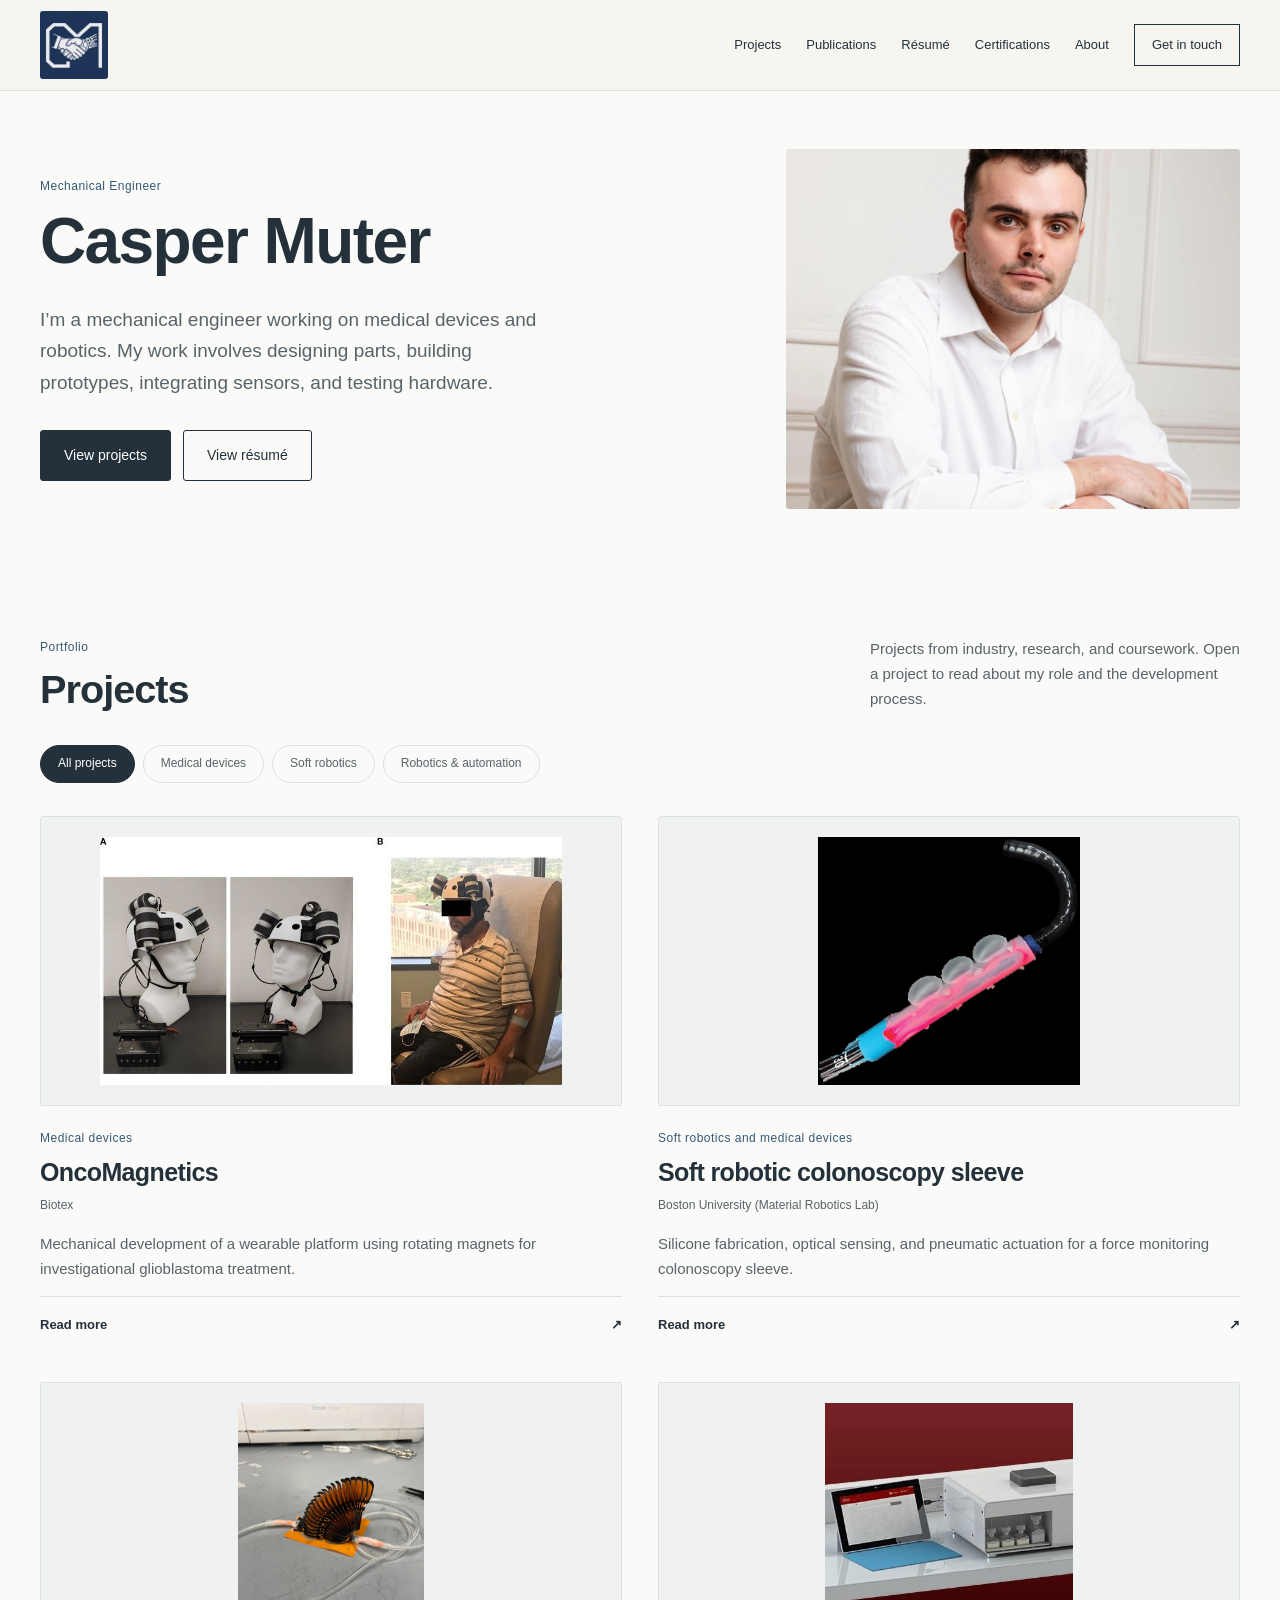
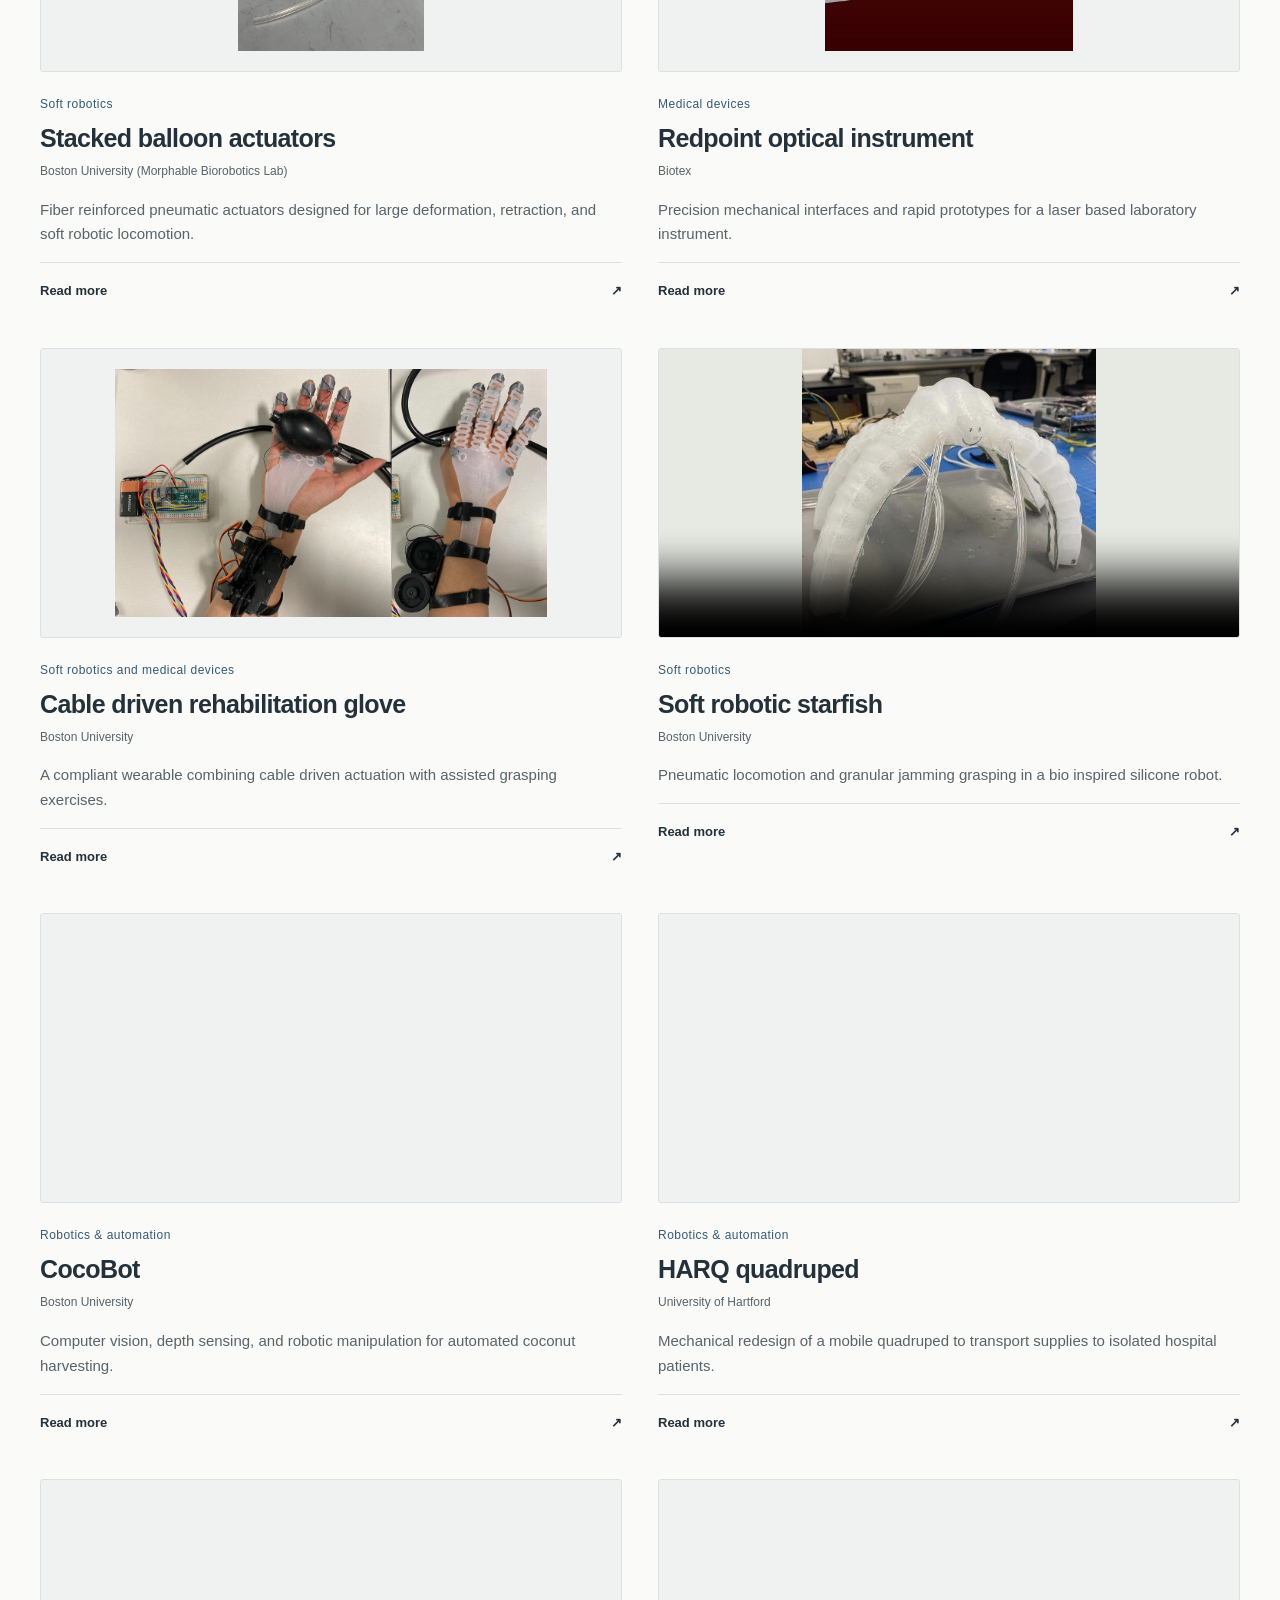
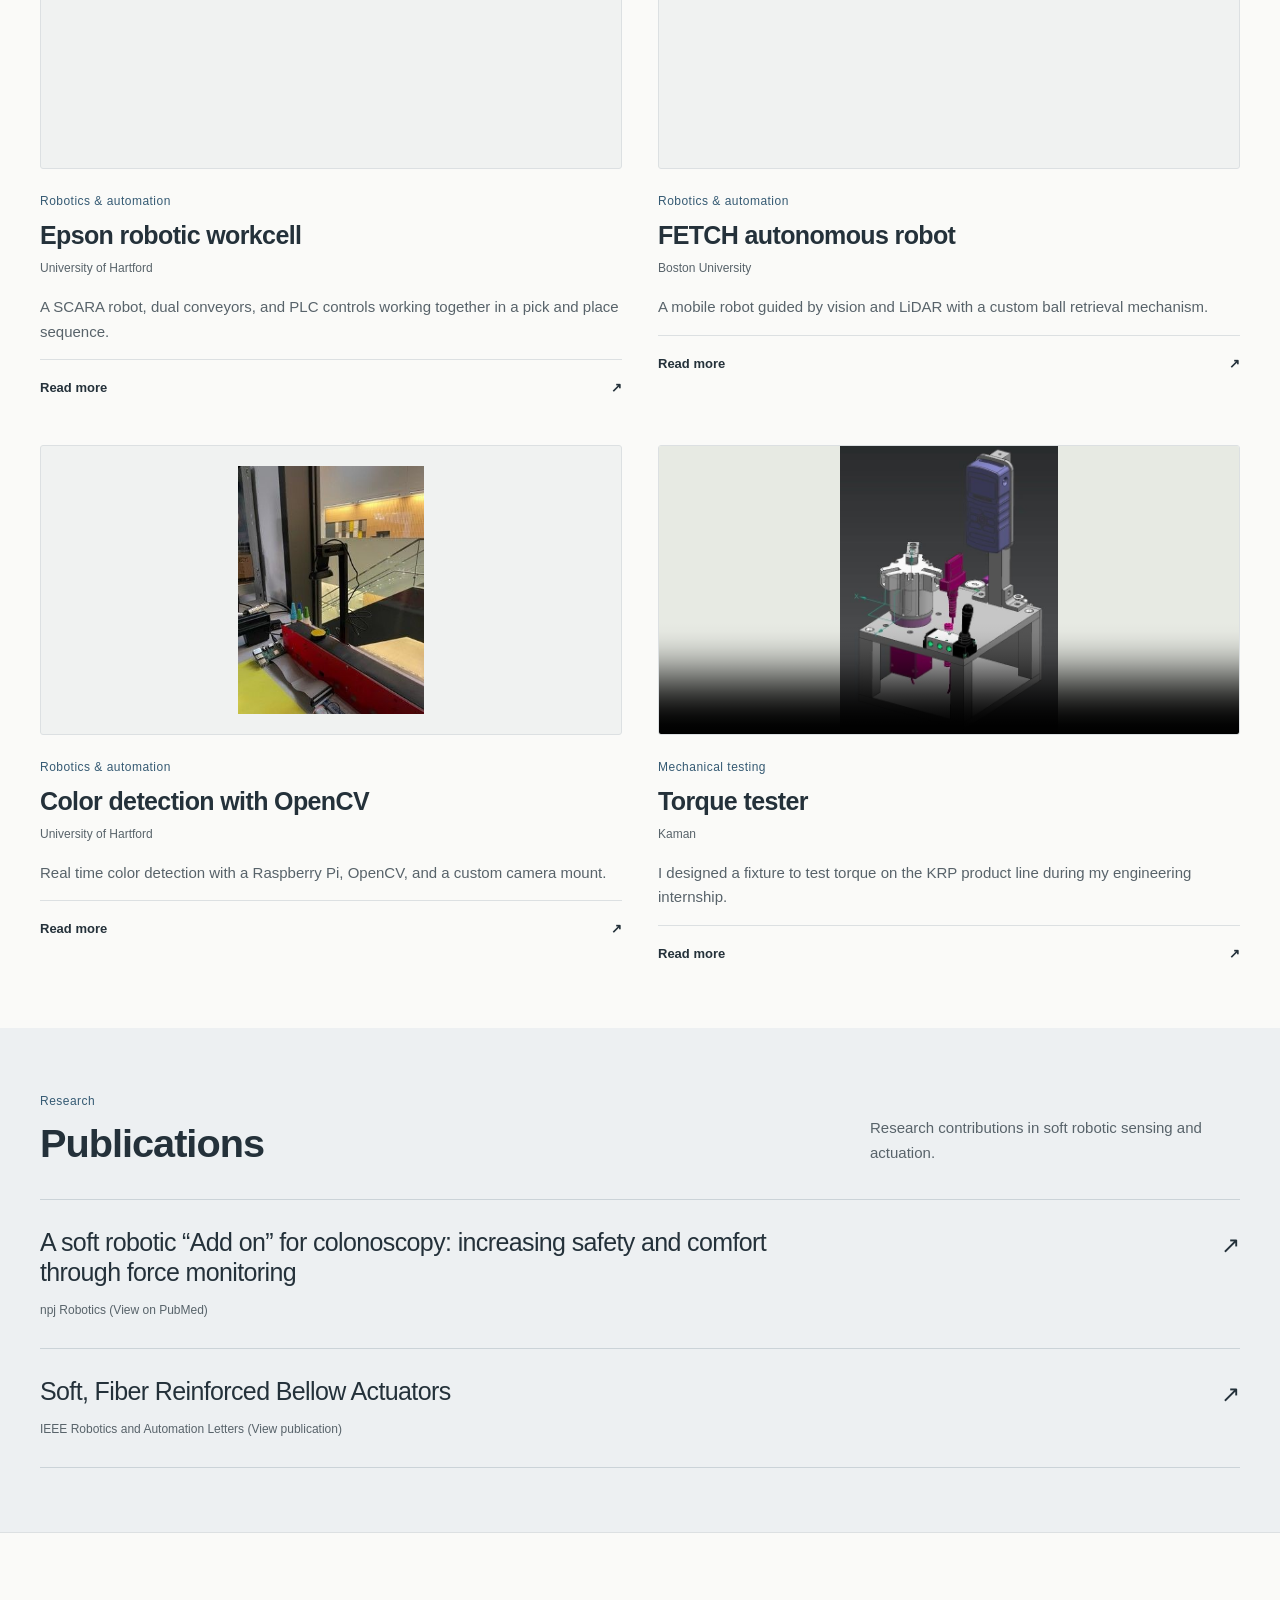
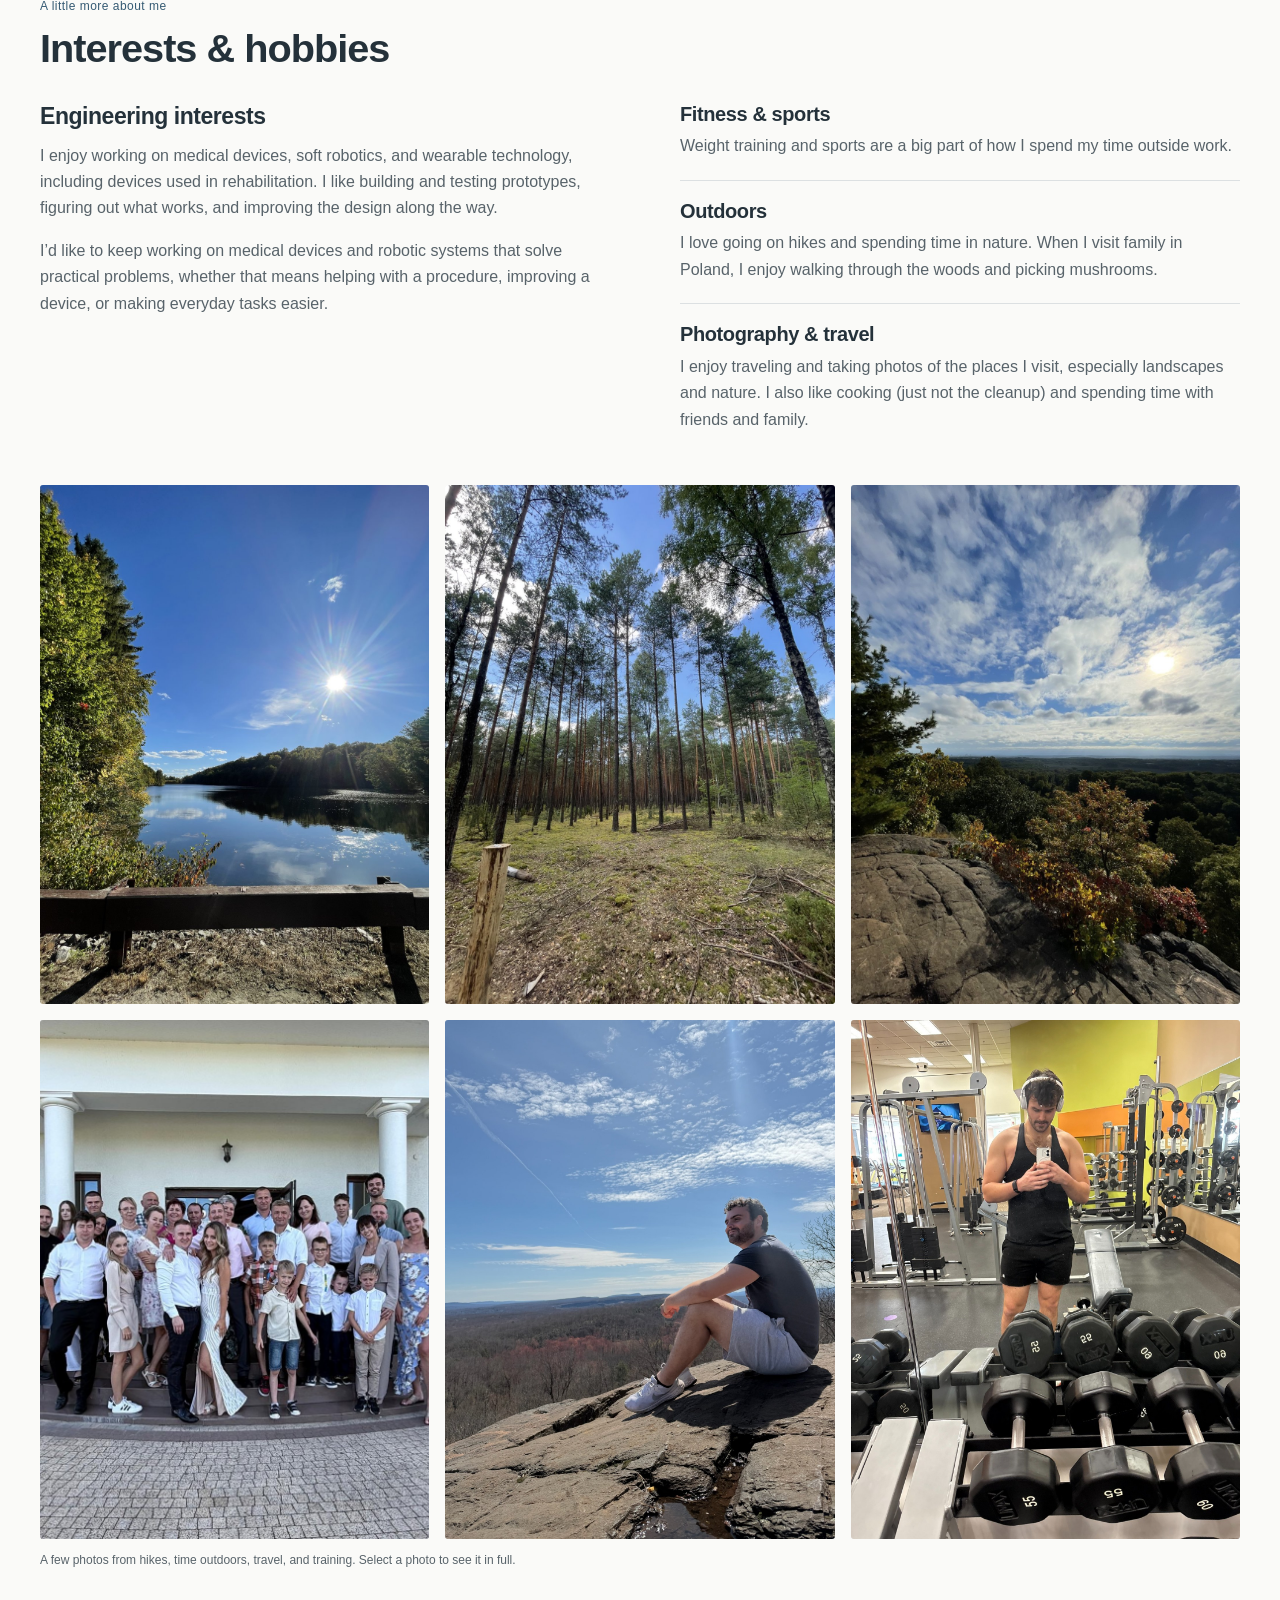
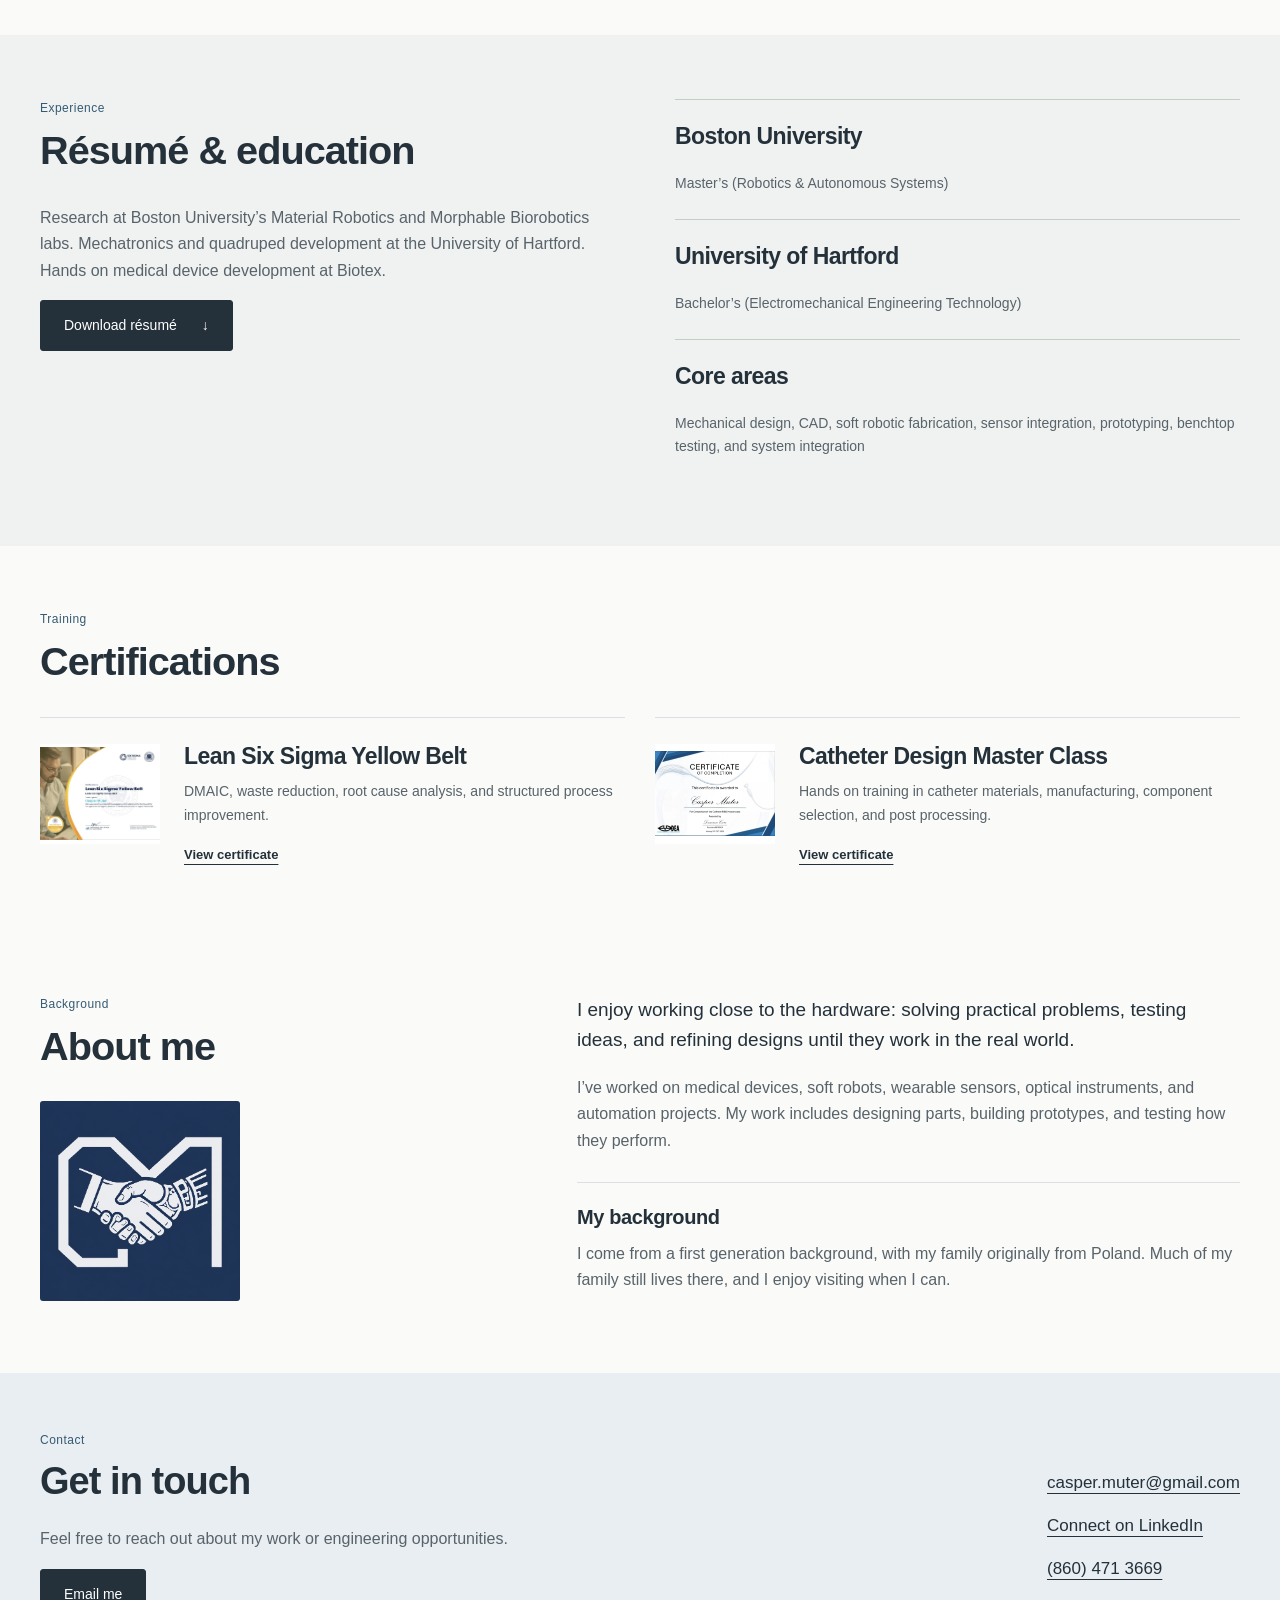
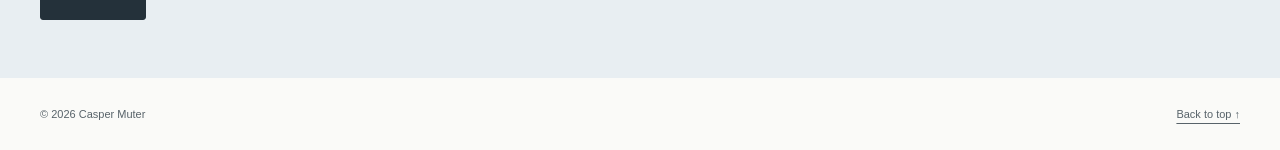
<file: index.html>
<!doctype html>
<html lang="en">
<head>
<meta charset="utf-8">
<meta name="viewport" content="width=device-width,initial-scale=1">
<title>Casper Muter, Mechanical Engineer in Medical Devices and Robotics</title>
<meta name="description" content="Mechanical Engineering portfolio of Casper Muter. Explore medical devices, soft robotics, wearable systems, and hands on product development.">
<meta name="theme-color" content="#172c29">
<link rel="icon" href="assets/favicon.png?v=2" type="image/png">
<link rel="apple-touch-icon" href="assets/apple-touch-icon.png">
<link rel="stylesheet" href="styles.css">
<script src="script.js" defer>
</script>
</head>
<body>
<a class="skip" href="#main">Skip to content</a>
<header class="header">
<div class="wrap header-inner">
<a class="brand" href="#home" aria-label="Casper Muter home"><img class="brand-logo" src="assets/logo-mark.png" alt="" width="72" height="72"></a>
<button class="menu-toggle" aria-expanded="false" aria-controls="navigation">Menu</button>
<nav class="nav" id="navigation" aria-label="Main navigation">
<a href="#projects">Projects</a>
<a href="#publications">Publications</a>
<a href="#resume">Résumé</a>
<a href="#certifications">Certifications</a>
<a href="#about">About</a>
<a class="nav-contact" href="#contact">Get in touch</a>
</nav>
</div>
</header>
<main id="main">
<!-- EDIT: HOME SECTION -->
<section class="hero wrap" id="home">
<div class="hero-copy">
<div class="eyebrow">Mechanical Engineer</div>
<h1>Casper Muter</h1>
<p>I’m a mechanical engineer working on medical devices and robotics. My work involves designing parts, building prototypes, integrating sensors, and testing hardware.</p>
<div class="actions">
<a class="button" href="#projects">View projects</a>
<a class="button secondary" href="assets/casper-muter-resume.pdf" target="_blank" rel="noopener">View résumé</a>
</div>
</div>
<figure class="hero-figure">
<img src="assets/portrait.jpg" alt="Casper Muter" width="700" height="800" fetchpriority="high">

</figure>
</section>

<!-- EDIT: PROJECTS SECTION -->
<section class="section wrap" id="projects">
<div class="section-heading">
<div>
<div class="eyebrow">Portfolio</div>
<h2>Projects</h2>
</div>
<p>Projects from industry, research, and coursework. Open a project to read about my role and the development process.</p>
</div>
<div class="filters" hidden role="group" aria-label="Filter projects">
<button data-filter="All" aria-pressed="true">All projects</button>
<button data-filter="Medical devices" aria-pressed="false">Medical devices</button>
<button data-filter="Soft robotics" aria-pressed="false">Soft robotics</button>
<button data-filter="Robotics & automation" aria-pressed="false">Robotics & automation</button>
</div>
<p id="project-status" class="sr-only" role="status" aria-live="polite">12 projects shown</p>
<div class="project-grid">
<article class="project" data-category="Medical devices">
<div class="project-media">
<img src="assets/project-0.jpg" alt="OncoMagnetics project" loading="lazy" width="750" height="480">
</div>
<div class="project-copy">
<div class="eyebrow">Medical devices</div>
<h3>OncoMagnetics</h3>
<p class="org">Biotex</p>
<p>Mechanical development of a wearable platform using rotating magnets for investigational glioblastoma treatment.</p>
<details>
<summary>Read more <span aria-hidden="true">↗</span>
</summary>
<div class="project-detail">
<p>At Biotex, I help develop and test a wearable helmet that uses rotating permanent magnets to produce oscillating magnetic fields. The device is being studied as a possible treatment for glioblastoma.</p>
<p>My work includes mechanical design, building prototypes, fitting components, checking tolerances, and bench testing. I help investigate vibration and noise from the rotating assemblies and test design changes to improve reliability and comfort.</p>
<a class="text-link" href="https://pmc.ncbi.nlm.nih.gov/articles/PMC9661114/" target="_blank" rel="noopener">Read related paper</a>
</div>
</details>
</div>
</article>
<article class="project" data-category="Soft robotics, Medical devices">
<div class="project-media">
<img src="assets/project-1.jpg" alt="Soft robotic colonoscopy sleeve project" loading="lazy" width="750" height="480">
</div>
<div class="project-copy">
<div class="eyebrow">Soft robotics and medical devices</div>
<h3>Soft robotic colonoscopy sleeve</h3>
<p class="org">Boston University (Material Robotics Lab)</p>
<p>Silicone fabrication, optical sensing, and pneumatic actuation for a force monitoring colonoscopy sleeve.</p>
<details>
<summary>Read more <span aria-hidden="true">↗</span>
</summary>
<div class="project-detail">
<p>At Boston University’s Material Robotics Lab, I helped build and test a soft robotic sleeve for a standard colonoscope. Optical sensors in the sleeve monitor bending and estimate contact forces. Pneumatic actuators inflate to spread pressure over a larger area.</p>
<p>I fabricated silicone devices with optical waveguides, pneumatic channels, fabric reinforcement, and optical fibers. I also helped assemble the optical circuitry and portable control box and calibrated the sensors.</p>
<p>I participated in testing with bovine colon tissue and a colonoscopy simulator. The team later evaluated the device in animal studies and published the work in npj Robotics.</p>
<a class="text-link" href="https://www.nature.com/articles/s44182-025-00028-1" target="_blank" rel="noopener">Read related paper</a>
</div>
<div class="project-gallery"><a href="assets/sleeve-bench.jpg" target="_blank" rel="noopener" aria-label="Open photo: Soft robotic sleeve on a laboratory test fixture"><img src="assets/sleeve-bench.jpg" alt="Soft robotic sleeve on a laboratory test fixture" loading="lazy" width="700" height="900"></a><a href="assets/sleeve-fabrication.jpg" target="_blank" rel="noopener" aria-label="Open photo: Soft robotic sleeve during fabrication"><img src="assets/sleeve-fabrication.jpg" alt="Soft robotic sleeve during fabrication" loading="lazy" width="700" height="900"></a>
<a href="assets/colonoscopy-optical-test.jpg" target="_blank" rel="noopener" aria-label="Open photo: Optical sensing setup for the colonoscopy sleeve"><img src="assets/colonoscopy-optical-test.jpg" alt="Optical sensing setup for the colonoscopy sleeve" loading="lazy" width="700" height="900"></a>
<a href="assets/colonoscopy-test-rig.jpg" target="_blank" rel="noopener" aria-label="Open photo: Colonoscopy sleeve test setup"><img src="assets/colonoscopy-test-rig.jpg" alt="Colonoscopy sleeve test setup" loading="lazy" width="700" height="900"></a>
<a href="assets/colonoscopy-bench-setup.jpg" target="_blank" rel="noopener" aria-label="Open photo: Colonoscopy sleeve and electronics on the workbench"><img src="assets/colonoscopy-bench-setup.jpg" alt="Colonoscopy sleeve and electronics on the workbench" loading="lazy" width="700" height="900"></a>
<a href="assets/colonoscopy-control-box.jpg" target="_blank" rel="noopener" aria-label="Open photo: Pneumatic control components for the colonoscopy sleeve"><img src="assets/colonoscopy-control-box.jpg" alt="Pneumatic control components for the colonoscopy sleeve" loading="lazy" width="700" height="900"></a></div><p class="gallery-note">Select a photo to see it in full.</p></details>
</div>
</article>
<article class="project" data-category="Soft robotics">
<div class="project-media">
<img src="assets/project-2.jpg" alt="Stacked balloon actuators project" loading="lazy" width="750" height="480">
</div>
<div class="project-copy">
<div class="eyebrow">Soft robotics</div>
<h3>Stacked balloon actuators</h3>
<p class="org">Boston University (Morphable Biorobotics Lab)</p>
<p>Fiber reinforced pneumatic actuators designed for large deformation, retraction, and soft robotic locomotion.</p>
<details>
<summary>Read more <span aria-hidden="true">↗</span>
</summary>
<div class="project-detail">
<p>At Boston University’s Morphable Biorobotics Lab, I fabricated stacked balloon actuators by heat pressing layers of thermoplastic polyurethane. The actuators expand when pressurized.</p>
<p>I helped add nylon mesh and heat sealable nylon taffeta to strengthen the actuators and reduce buckling. My work involved preparing materials, laser cutting, aligning layers, and adjusting the heat pressing process to produce airtight bonds.</p>
<p>I also helped test the actuators with an Instron system, analyze results in MATLAB, and run experiments above and below water. The actuators were used in a soft robot that could support weight and change shape to move through tight spaces.</p>
<a class="text-link" href="https://ieeexplore.ieee.org/document/10819635" target="_blank" rel="noopener">Read related paper</a>
</div>
<div class="project-gallery"><a href="assets/actuator-workbench.jpg" target="_blank" rel="noopener" aria-label="Open photo: Materials and parts on the soft robotics workbench"><img src="assets/actuator-workbench.jpg" alt="Materials and parts on the soft robotics workbench" loading="lazy" width="700" height="900"></a>
<a href="assets/sba-test-fixture.jpg" target="_blank" rel="noopener" aria-label="Open photo: Stacked balloon actuator test fixture"><img src="assets/sba-test-fixture.jpg" alt="Stacked balloon actuator test fixture" loading="lazy" width="700" height="900"></a>
<a href="assets/sba-green-actuator.jpg" target="_blank" rel="noopener" aria-label="Open photo: Green stacked balloon actuator on the workbench"><img src="assets/sba-green-actuator.jpg" alt="Green stacked balloon actuator on the workbench" loading="lazy" width="700" height="900"></a>
<a href="assets/sba-water-testing.jpg" target="_blank" rel="noopener" aria-label="Open photo: Actuator testing in a water tank"><img src="assets/sba-water-testing.jpg" alt="Actuator testing in a water tank" loading="lazy" width="700" height="900"></a>
<a href="assets/sba-water-test-setup.jpg" target="_blank" rel="noopener" aria-label="Open photo: Water tank and robotic testing setup"><img src="assets/sba-water-test-setup.jpg" alt="Water tank and robotic testing setup" loading="lazy" width="700" height="900"></a></div><p class="gallery-note">Select a photo to see it in full.</p></details>
</div>
</article>
<article class="project" data-category="Medical devices">
<div class="project-media">
<img src="assets/project-3.jpg" alt="Redpoint optical instrument project" loading="lazy" width="750" height="480">
</div>
<div class="project-copy">
<div class="eyebrow">Medical devices</div>
<h3>Redpoint optical instrument</h3>
<p class="org">Biotex</p>
<p>Precision mechanical interfaces and rapid prototypes for a laser based laboratory instrument.</p>
<details>
<summary>Read more <span aria-hidden="true">↗</span>
</summary>
<div class="project-detail">
<p>At Biotex, I supported Redpoint, a laboratory instrument that uses laser detection and capillary separation to analyze small samples without molecular labels.</p>
<p>I worked on the capillary interface and parts that hold the capillary in position. One design used a small snap fit to simplify assembly while keeping the connection secure.</p>
<p>I also helped test and troubleshoot the instrument, looking at how alignment, tolerances, and part geometry affected optical performance.</p>

</div>
</details>
</div>
</article>
<article class="project" data-category="Soft robotics, Medical devices">
<div class="project-media">
<img src="assets/project-4.jpg" alt="Cable driven rehabilitation glove project" loading="lazy" width="750" height="480">
</div>
<div class="project-copy">
<div class="eyebrow">Soft robotics and medical devices</div>
<h3>Cable driven rehabilitation glove</h3>
<p class="org">Boston University</p>
<p>A compliant wearable combining cable driven actuation with assisted grasping exercises.</p>
<details>
<summary>Read more <span aria-hidden="true">↗</span>
</summary>
<div class="project-detail">
<p>For a medical robotics course at Boston University, my team built a soft glove to assist finger movement during hand rehabilitation. Cables pull the fingers into flexion while the flexible glove adapts to the hand.</p>
<p>I helped design, fabricate, assemble, and test the prototype. We used 3D printed molds, cable guides, servo driven spools, and an actuation assembly mounted at the wrist. We also developed a grasping exercise that used pressure measurements to track performance.</p>

</div>
<div class="project-gallery"><a href="assets/rehab-glove-team.jpg" target="_blank" rel="noopener" aria-label="Open photo: Rehabilitation glove project team"><img src="assets/rehab-glove-team.jpg" alt="Rehabilitation glove project team" loading="lazy" width="647" height="680"></a></div><p class="gallery-note">Select a photo to see it in full.</p></details>
</div>
</article>
<article class="project" data-category="Soft robotics">
<div class="project-media">
<video controls preload="metadata" poster="assets/project-5.jpg" aria-label="Soft robotic starfish demonstration">
<source src="assets/starfish-demonstration.mp4" type="video/mp4">
Your browser does not support video playback.
</video>
</div>
<div class="project-copy">
<div class="eyebrow">Soft robotics</div>
<h3>Soft robotic starfish</h3>
<p class="org">Boston University</p>
<p>Pneumatic locomotion and granular jamming grasping in a bio inspired silicone robot.</p>
<details>
<summary>Read more <span aria-hidden="true">↗</span>
</summary>
<div class="project-detail">
<p>For Boston University’s Soft Robotics course, my team built a silicone starfish robot for a competition based on the RoboSoft challenges. It used pneumatic legs and bellows to move, with a granular jamming grasper to pick up objects.</p>
<p>I led much of the mechanical design, fabrication, and assembly. I designed molds in SolidWorks, cast and bonded the silicone parts, added layers to limit stretching, and routed and sealed the pneumatic lines. I also tested changes to the leg shape, friction materials, and gait.</p>
<p>The robot could crawl, grasp objects of different sizes, and withstand drops of up to two meters.</p>

</div>
<div class="project-gallery"><a href="assets/starfish-assembly.jpg" target="_blank" rel="noopener" aria-label="Open photo: Soft starfish robot with pneumatic tubing"><img src="assets/starfish-assembly.jpg" alt="Soft starfish robot with pneumatic tubing" loading="lazy" width="700" height="900"></a><a href="assets/starfish-grasp.jpg" target="_blank" rel="noopener" aria-label="Open photo: Testing the soft robot grasper with an object"><img src="assets/starfish-grasp.jpg" alt="Testing the soft robot grasper with an object" loading="lazy" width="700" height="900"></a></div><p class="gallery-note">Select a photo to see it in full.</p></details>
</div>
</article>
<article class="project" data-category="Robotics &amp; automation">
<div class="project-media">
<iframe src="https://player.vimeo.com/video/943770358?badge=0&amp;byline=0&amp;h=55144c95cd&amp;portrait=0&amp;title=0&amp;autoplay=0&amp;loop=0&amp;muted=0&amp;controls=1" title="CocoBot demonstration" loading="lazy" allow="fullscreen; picture-in-picture" allowfullscreen>
</iframe>
</div>
<div class="project-copy">
<div class="eyebrow">Robotics &amp; automation</div>
<h3>CocoBot</h3>
<p class="org">Boston University</p>
<p>Computer vision, depth sensing, and robotic manipulation for automated coconut harvesting.</p>
<details>
<summary>Read more <span aria-hidden="true">↗</span>
</summary>
<div class="project-detail">
<p>For a graduate project at Boston University, I helped develop CocoBot, a robot intended to locate and harvest coconuts. It combined YOLOv5 object detection, an Intel RealSense depth camera, and a robotic arm with six degrees of freedom.</p>
<p>I helped integrate and test object detection, depth measurements, coordinate transformations, inverse kinematics, and arm control. The system located coconuts in 3D and moved the arm toward a selected target.</p>

</div>
</details>
</div>
</article>
<article class="project" data-category="Robotics &amp; automation">
<div class="project-media">
<iframe src="https://player.vimeo.com/video/943756322?badge=0&amp;byline=0&amp;h=b1ef768fd8&amp;portrait=0&amp;title=0&amp;autoplay=0&amp;loop=0&amp;muted=0&amp;controls=1" title="HARQ quadruped demonstration" loading="lazy" allow="fullscreen; picture-in-picture" allowfullscreen>
</iframe>
</div>
<div class="project-copy">
<div class="eyebrow">Robotics &amp; automation</div>
<h3>HARQ quadruped</h3>
<p class="org">University of Hartford</p>
<p>Mechanical redesign of a mobile quadruped to transport supplies to isolated hospital patients.</p>
<details>
<summary>Read more <span aria-hidden="true">↗</span>
</summary>
<div class="project-detail">
<p>For my senior capstone at the University of Hartford, I helped redesign HARQ, a remotely operated quadruped intended to carry food and medicine to isolated hospital patients.</p>
<p>I modeled a new frame in SolidWorks, helped modify the aluminum structure and motor orientation, and developed 3D printed joints and feet. I also helped assemble the robot and test its stability. After several changes to the mechanics and motion control, the robot could walk on battery power while carrying its intended payload.</p>

</div>
<div class="project-gallery"><a href="assets/harq-assembly.jpg" target="_blank" rel="noopener" aria-label="Open photo: HARQ mechanical assembly on a workbench"><img src="assets/harq-assembly.jpg" alt="HARQ mechanical assembly on a workbench" loading="lazy" width="700" height="900"></a></div><p class="gallery-note">Select a photo to see it in full.</p></details>
</div>
</article>
<article class="project" data-category="Robotics &amp; automation">
<div class="project-media">
<iframe src="https://player.vimeo.com/video/944170883?badge=0&amp;byline=0&amp;portrait=0&amp;title=0&amp;autoplay=0&amp;loop=0&amp;muted=0&amp;controls=1" title="Epson robotic workcell demonstration" loading="lazy" allow="fullscreen; picture-in-picture" allowfullscreen>
</iframe>
</div>
<div class="project-copy">
<div class="eyebrow">Robotics &amp; automation</div>
<h3>Epson robotic workcell</h3>
<p class="org">University of Hartford</p>
<p>A SCARA robot, dual conveyors, and PLC controls working together in a pick and place sequence.</p>
<details>
<summary>Read more <span aria-hidden="true">↗</span>
</summary>
<div class="project-detail">
<p>For an automation project at the University of Hartford, I helped build a workcell with an Epson T3 SCARA robot and two conveyors. A vacuum tool moved and stacked parts, while a CLICK PLC coordinated the robot and conveyors.</p>
<p>I worked on PLC ladder logic, HMI programming, wiring, robot point teaching, and SPEL programming. The finished system coordinated its sensors, conveyors, and robot to repeat the material handling sequence.</p>

</div>
</details>
</div>
</article>
<article class="project" data-category="Robotics &amp; automation">
<div class="project-media">
<iframe src="https://player.vimeo.com/video/944519199?badge=0&amp;byline=0&amp;h=a7ea000086&amp;portrait=0&amp;title=0&amp;autoplay=0&amp;loop=0&amp;muted=0&amp;controls=1" title="FETCH autonomous robot demonstration" loading="lazy" allow="fullscreen; picture-in-picture" allowfullscreen>
</iframe>
</div>
<div class="project-copy">
<div class="eyebrow">Robotics &amp; automation</div>
<h3>FETCH autonomous robot</h3>
<p class="org">Boston University</p>
<p>A mobile robot guided by vision and LiDAR with a custom ball retrieval mechanism.</p>
<details>
<summary>Read more <span aria-hidden="true">↗</span>
</summary>
<div class="project-detail">
<p>For a cyber physical systems project at Boston University, my team built a mobile robot that could find, retrieve, and return a ball. It used color detection to locate the ball, LiDAR to avoid obstacles, and a state machine to control its movements.</p>
<p>I worked on the retrieval hardware. I designed scooping concepts in CAD, evaluated actuators, and prototyped an electromagnet pickup mechanism for the robot.</p>

</div>
</details>
</div>
</article>
<article class="project" data-category="Robotics &amp; automation">
<div class="project-media">
<img src="assets/project-10.jpg" alt="Color detection with OpenCV project" loading="lazy" width="750" height="480">
</div>
<div class="project-copy">
<div class="eyebrow">Robotics &amp; automation</div>
<h3>Color detection with OpenCV</h3>
<p class="org">University of Hartford</p>
<p>Real time color detection with a Raspberry Pi, OpenCV, and a custom camera mount.</p>
<details>
<summary>Read more <span aria-hidden="true">↗</span>
</summary>
<div class="project-detail">
<p>For an independent study at the University of Hartford, I built a system that detected yellow objects on a small conveyor. A Logitech webcam and Raspberry Pi 4B ran OpenCV, and an LED switched on when the target color was detected.</p>
<p>I adjusted the detection code, connected the LED through the Raspberry Pi’s GPIO, and designed a camera bracket in SolidWorks for 3D printing. I tested different bracket heights and camera positions to improve detection.</p>

</div>
</details>
</div>
</article>
<article class="project" data-category="Mechanical testing">
<div class="project-media">
<video controls preload="metadata" poster="assets/project-11.jpg" aria-label="Torque tester in operation">
<source src="assets/kaman-torque-tester.mp4" type="video/mp4">
Your browser does not support video playback.
</video>
</div>
<div class="project-copy">
<div class="eyebrow">Mechanical testing</div>
<h3>Torque tester</h3>
<p class="org">Kaman</p>
<p>I designed a fixture to test torque on the KRP product line during my engineering internship.</p>
<details>
<summary>Read more <span aria-hidden="true">↗</span></summary>
<div class="project-detail">
<p>During my 2022 engineering internship at Kaman, I modeled the fixture in Siemens NX, chose and ordered components, and made drawings for the custom parts. I also helped fabricate and assemble it, then worked through issues during testing.</p>
<p>The video shows the fixture in use.</p>
</div>
</details>
</div>
</article>
</div>
</section>
<!-- EDIT: PUBLICATIONS SECTION -->
<section class="section dark" id="publications">
<div class="wrap">
<div class="section-heading">
<div>
<div class="eyebrow">Research</div>
<h2>Publications</h2>
</div>
<p>Research contributions in soft robotic sensing and actuation.</p>
</div>
<a class="publication" href="https://pubmed.ncbi.nlm.nih.gov/40520673/" target="_blank" rel="noopener">
<div>
<h3>A soft robotic “Add on” for colonoscopy: increasing safety and comfort through force monitoring</h3>
<p>npj Robotics (View on PubMed)</p>
</div>
<span class="arrow" aria-hidden="true">↗</span>
</a>
<a class="publication" href="https://ieeexplore.ieee.org/document/10819635" target="_blank" rel="noopener">
<div>
<h3>Soft, Fiber Reinforced Bellow Actuators</h3>
<p>IEEE Robotics and Automation Letters (View publication)</p>
</div>
<span class="arrow" aria-hidden="true">↗</span>
</a>
</div>
</section>
<!-- EDIT: INTERESTS AND HOBBIES SECTION -->
<section class="section interests-section" id="interests">
<div class="wrap">
<div class="section-heading"><div><div class="eyebrow">A little more about me</div><h2>Interests & hobbies</h2></div></div>
<div class="interests-layout">
<article class="engineering-interests"><h3>Engineering interests</h3>
<p>I enjoy working on medical devices, soft robotics, and wearable technology, including devices used in rehabilitation. I like building and testing prototypes, figuring out what works, and improving the design along the way.</p>
<p>I’d like to keep working on medical devices and robotic systems that solve practical problems, whether that means helping with a procedure, improving a device, or making everyday tasks easier.</p></article>
<div class="hobby-list">
<article><h3>Fitness & sports</h3><p>Weight training and sports are a big part of how I spend my time outside work.</p></article>
<article><h3>Outdoors</h3><p>I love going on hikes and spending time in nature. When I visit family in Poland, I enjoy walking through the woods and picking mushrooms.</p></article>
<article><h3>Photography & travel</h3><p>I enjoy traveling and taking photos of the places I visit, especially landscapes and nature. I also like cooking (just not the cleanup) and spending time with friends and family.</p></article>
</div></div><div class="nature-gallery" aria-label="Hiking and nature photos">
<a href="assets/nature-lake.jpg" target="_blank" rel="noopener" aria-label="Open photo: A lake reflecting trees and blue sky"><img src="assets/nature-lake.jpg" alt="A lake reflecting trees and blue sky" loading="lazy" width="700" height="900"></a>
<a href="assets/nature-forest.jpg" target="_blank" rel="noopener" aria-label="Open photo: Sunlight between tall trees in a forest"><img src="assets/nature-forest.jpg" alt="Sunlight between tall trees in a forest" loading="lazy" width="700" height="900"></a>
<a href="assets/hike-overlook.jpg" target="_blank" rel="noopener" aria-label="Open photo: View from a rocky overlook during a hike"><img src="assets/hike-overlook.jpg" alt="View from a rocky overlook during a hike" loading="lazy" width="700" height="900"></a><a href="assets/poland-family.jpg" target="_blank" rel="noopener" aria-label="Open photo: Time with family in Poland"><img src="assets/poland-family.jpg" alt="Time with family in Poland" loading="lazy" width="700" height="900"></a>
<a href="assets/casper-hike.jpg" target="_blank" rel="noopener" aria-label="Open Casper on a hike at a rocky overlook"><img src="assets/casper-hike.jpg" alt="Casper on a hike at a rocky overlook" loading="lazy" width="700" height="900"></a>
<a href="assets/casper-gym.jpg" target="_blank" rel="noopener" aria-label="Open photo of Casper at the gym"><img src="assets/casper-gym.jpg" alt="Casper at the gym" loading="lazy" width="700" height="900"></a></div>
<p class="gallery-note">A few photos from hikes, time outdoors, travel, and training. Select a photo to see it in full.</p></div></section>

<!-- EDIT: RESUME SECTION -->
<section class="section resume-section" id="resume">
<div class="wrap resume-layout">
<div>
<div class="eyebrow">Experience</div>
<h2>Résumé & education</h2>
<p>Research at Boston University’s Material Robotics and Morphable Biorobotics labs. Mechatronics and quadruped development at the University of Hartford. Hands on medical device development at Biotex.</p>
<a class="button" href="assets/casper-muter-resume.pdf" download>Download résumé <span aria-hidden="true">↓</span>
</a>
</div>
<div>
<div class="education">
<h3>Boston University</h3>
<p>Master’s (Robotics & Autonomous Systems)</p>
</div>
<div class="education">
<h3>University of Hartford</h3>
<p>Bachelor’s (Electromechanical Engineering Technology)</p>
</div>
<div class="education">
<h3>Core areas</h3>
<p>Mechanical design, CAD, soft robotic fabrication, sensor integration, prototyping, benchtop testing, and system integration</p>
</div>
</div>
</div>
</section>
<!-- EDIT: CERTIFICATIONS SECTION -->
<section class="section wrap" id="certifications">
<div class="section-heading">
<div>
<div class="eyebrow">Training</div>
<h2>Certifications</h2>
</div>
</div>
<div class="cert-grid">
<article class="certificate">
<a href="assets/certificate-0.jpg" target="_blank" rel="noopener" aria-label="View Lean Six Sigma Yellow Belt certificate">
<img src="assets/certificate-0.jpg" alt="Lean Six Sigma Yellow Belt certificate" loading="lazy">
</a>
<div>
<h3>Lean Six Sigma Yellow Belt</h3>
<p>DMAIC, waste reduction, root cause analysis, and structured process improvement.</p>
<a class="text-link" href="assets/certificate-0.jpg" target="_blank" rel="noopener">View certificate</a>
</div>
</article>
<article class="certificate">
<a href="assets/certificate-1.jpg" target="_blank" rel="noopener" aria-label="View Catheter Design Master Class certificate">
<img src="assets/certificate-1.jpg" alt="Catheter Design Master Class certificate" loading="lazy">
</a>
<div>
<h3>Catheter Design Master Class</h3>
<p>Hands on training in catheter materials, manufacturing, component selection, and post processing.</p>
<a class="text-link" href="assets/certificate-1.jpg" target="_blank" rel="noopener">View certificate</a>
</div>
</article>
</div>
</section>
<!-- EDIT: ABOUT SECTION -->
<section class="section wrap" id="about">
<div class="about-grid">
<div>
<div class="eyebrow">Background</div>
<h2>About me</h2>
<img class="about-logo" src="assets/logo-mark.png" alt="Casper Muter logo: a human and robotic hand shaking inside a CM outline" width="200" height="200" loading="lazy">
</div>
<div>
<p class="intro">I enjoy working close to the hardware: solving practical problems, testing ideas, and refining designs until they work in the real world.</p>
<p>I’ve worked on medical devices, soft robots, wearable sensors, optical instruments, and automation projects. My work includes designing parts, building prototypes, and testing how they perform.</p>

<div class="bio-block"><h3>My background</h3><p>I come from a first generation background, with my family originally from Poland. Much of my family still lives there, and I enjoy visiting when I can.</p></div>
</div>
</div>
</section>
<!-- EDIT: CONTACT SECTION -->
<section class="contact" id="contact">
<div class="wrap contact-layout">
<div>
<div class="eyebrow">Contact</div>
<h2>Get in touch</h2>
<p>Feel free to reach out about my work or engineering opportunities.</p>
<a class="button" href="mailto:casper.muter@gmail.com">Email me</a>
</div>
<div class="contact-links">
<a href="mailto:casper.muter@gmail.com">casper.muter@gmail.com</a>
<a href="https://www.linkedin.com/in/casper-muter-745b35193/" target="_blank" rel="noopener">Connect on LinkedIn</a>
<a href="tel:+18604713669">(860) 471 3669</a>
</div>
</div>
</section>
</main>
<footer class="footer wrap">
<span>© <span id="year">2026</span> Casper Muter</span>
<a href="#home">Back to top ↑</a>
</footer>
</body>
</html>
</file>
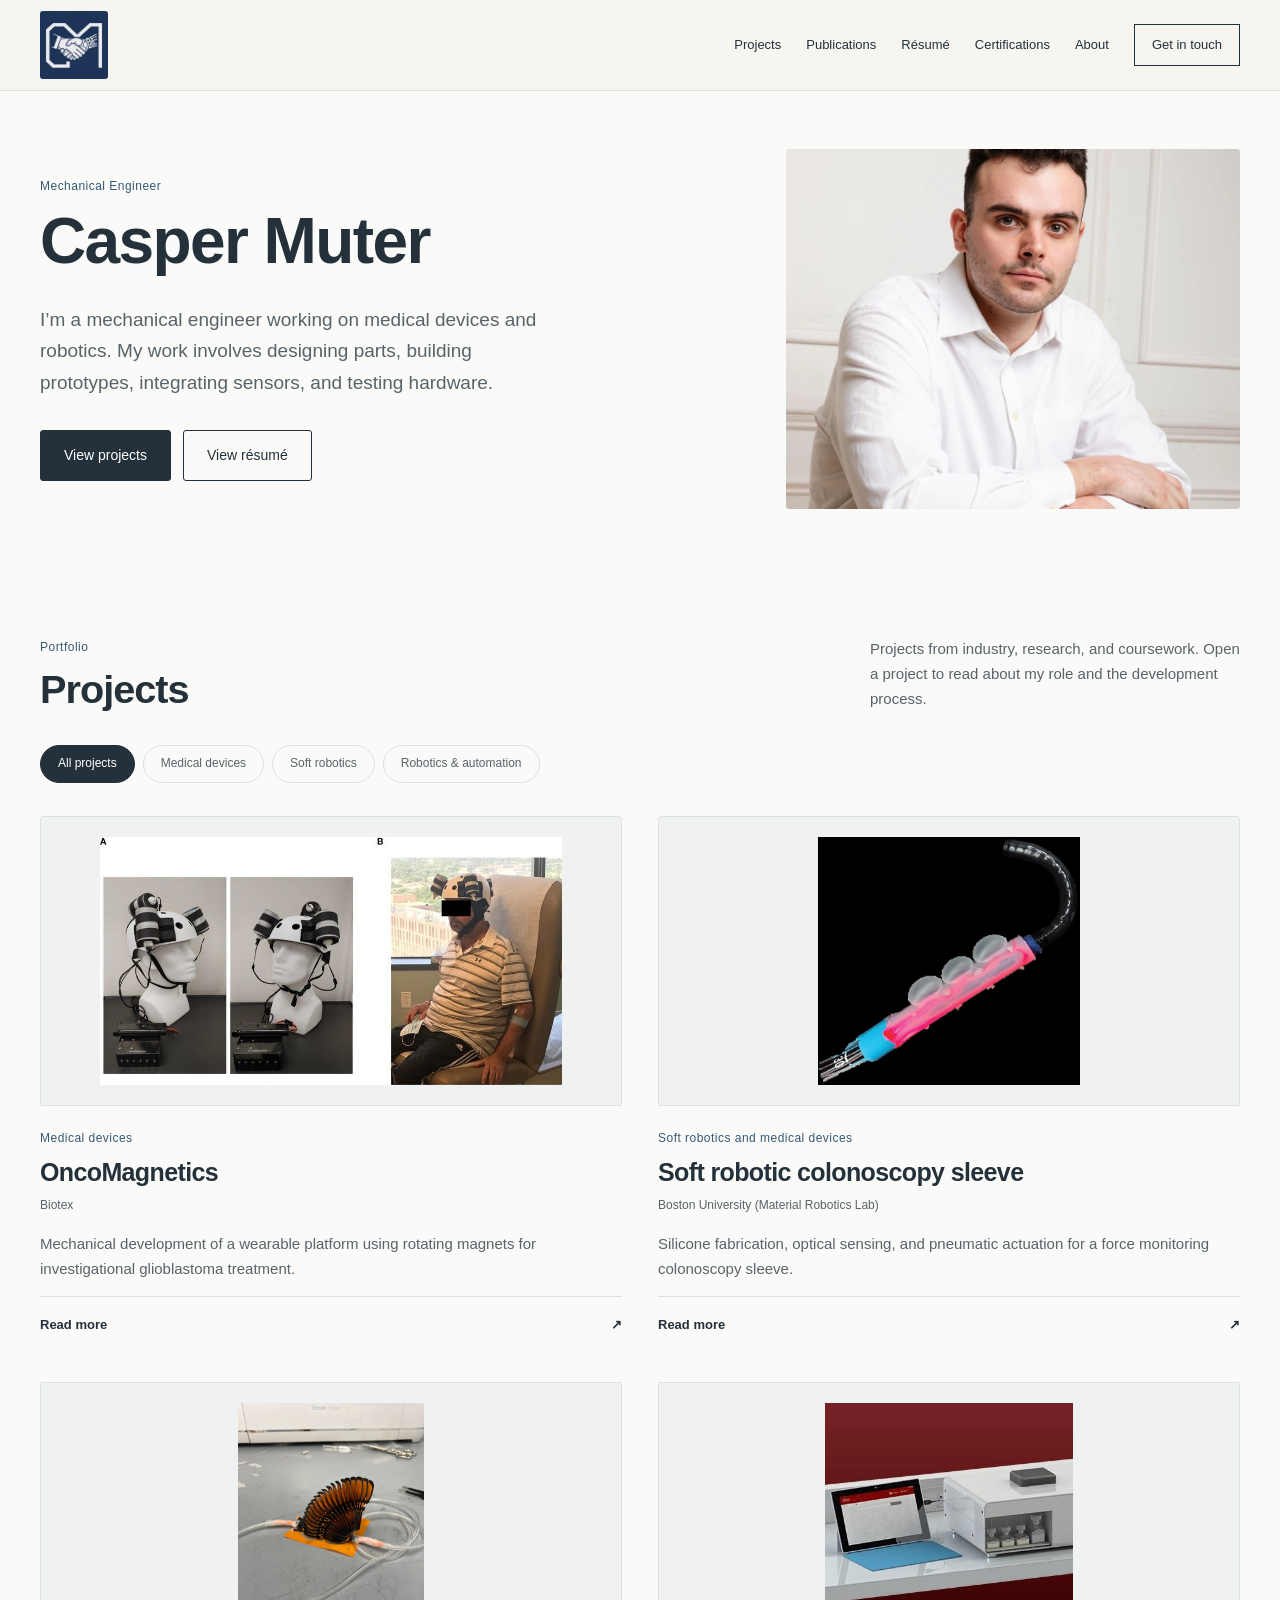
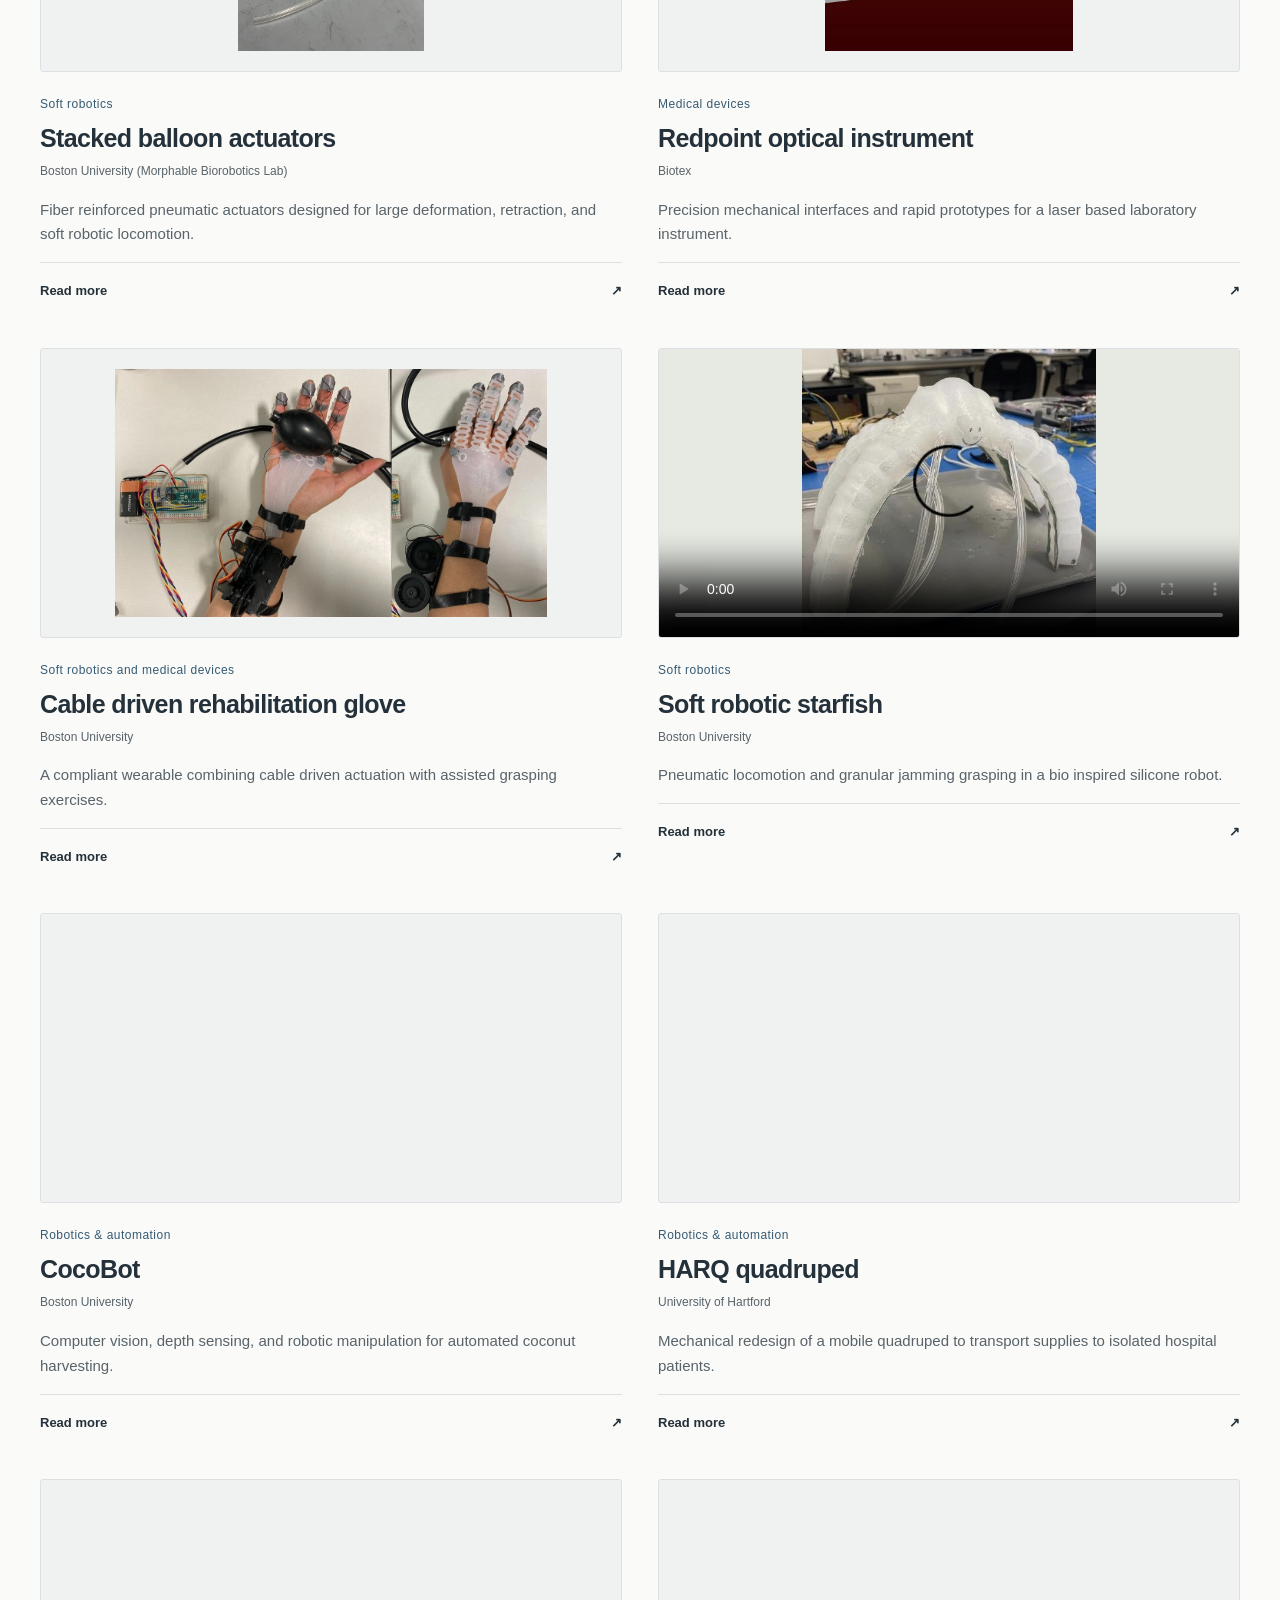
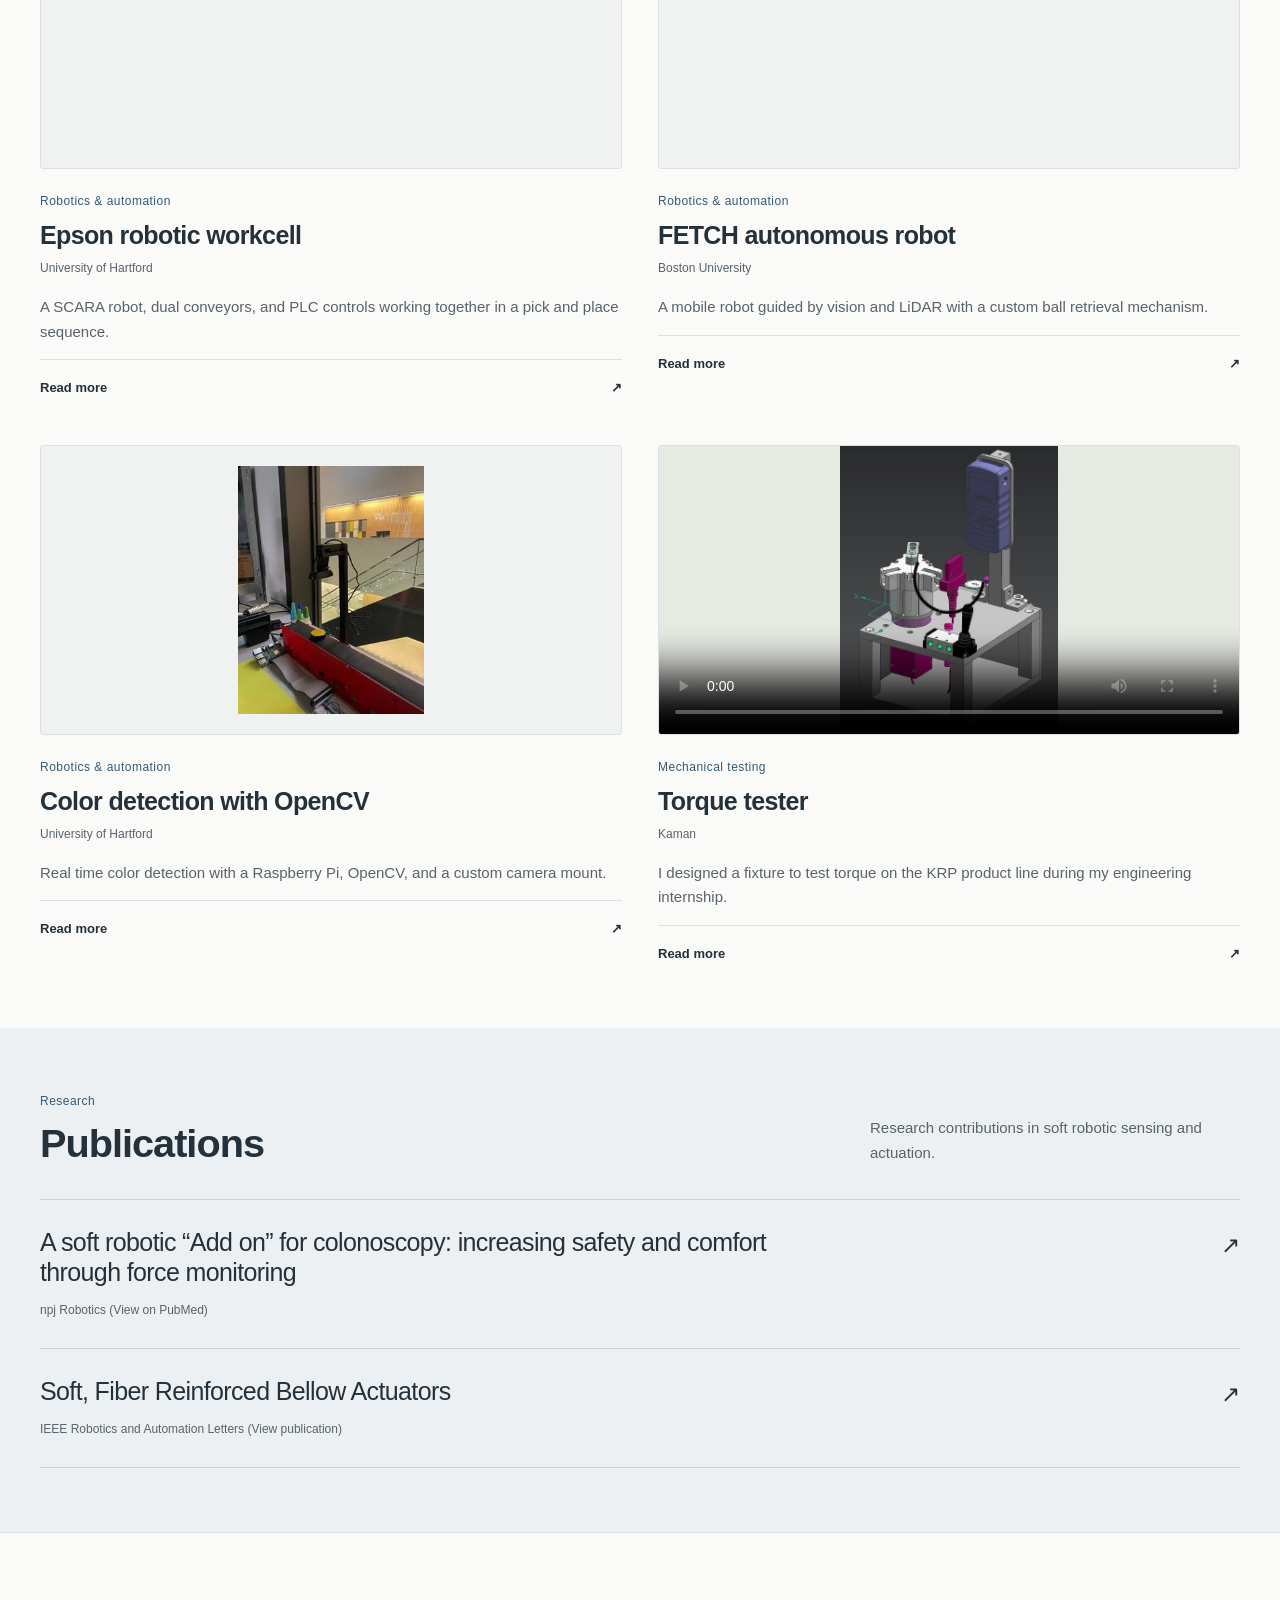
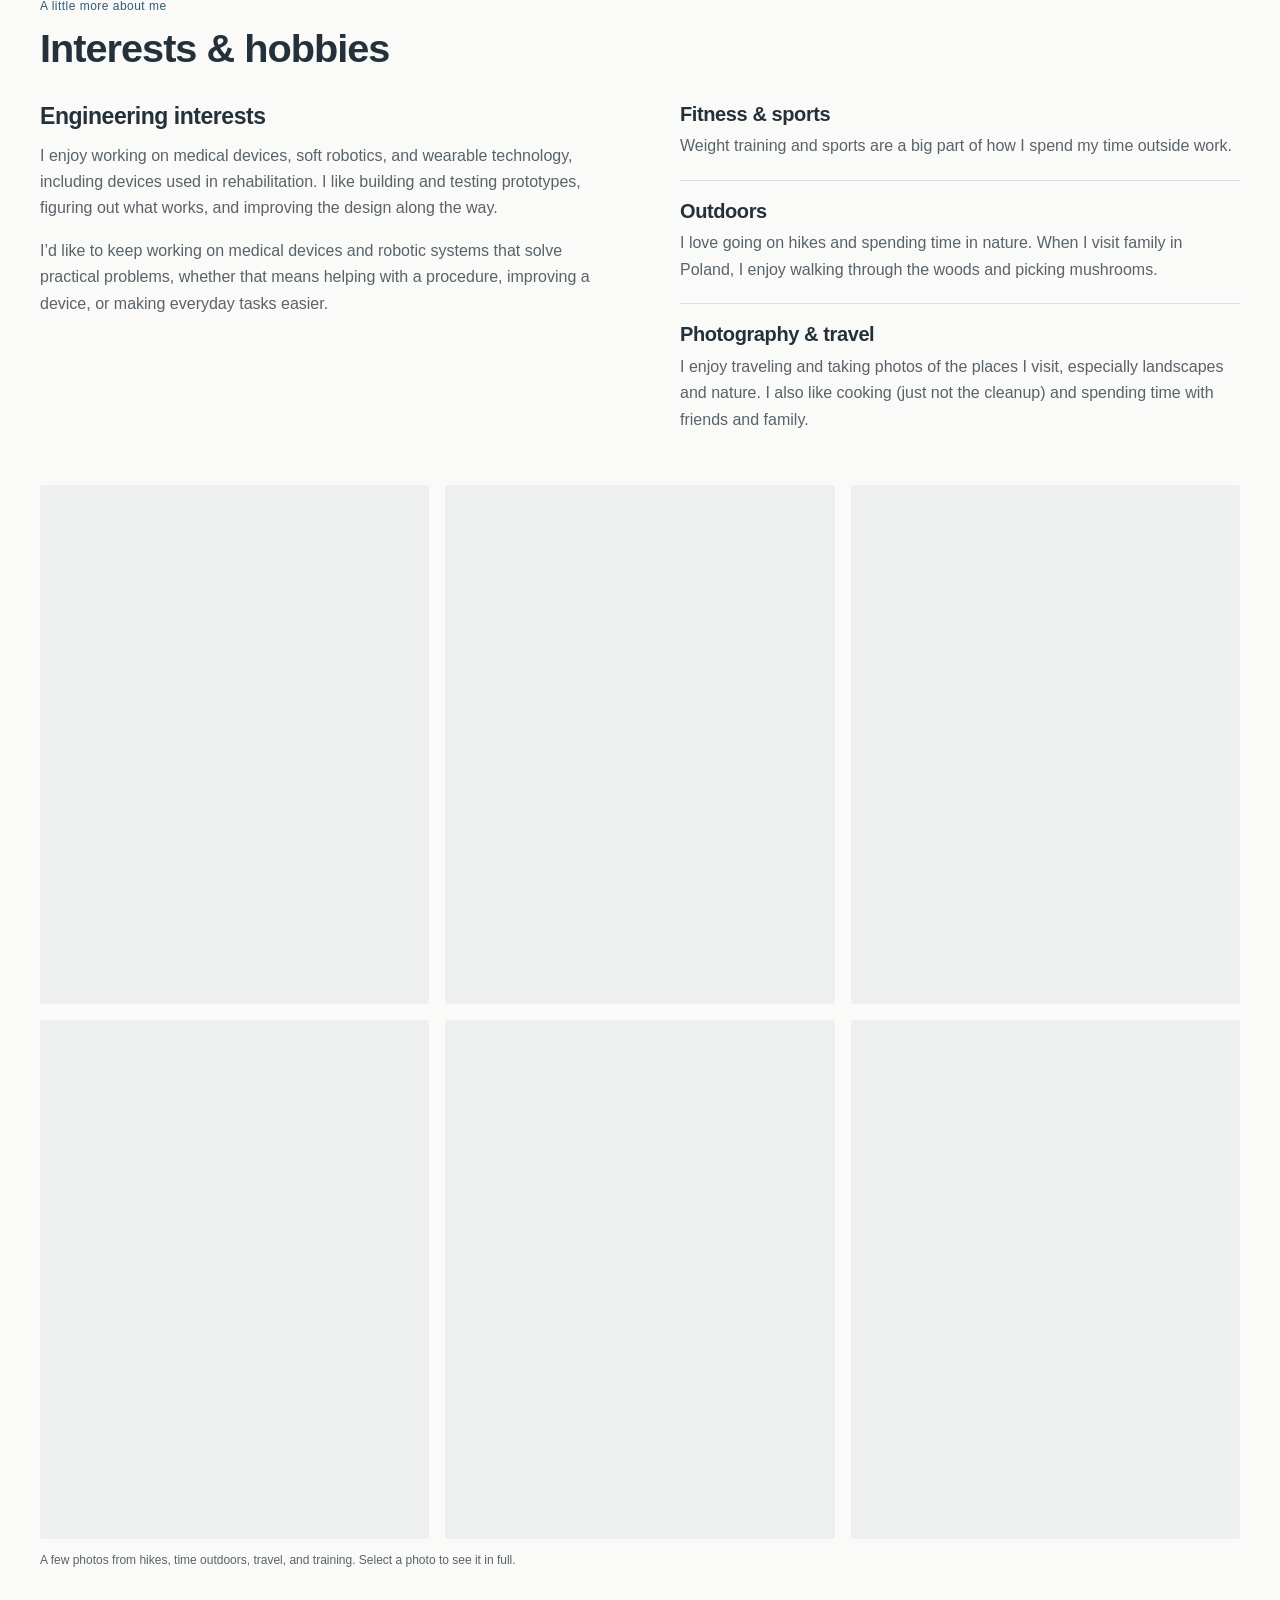
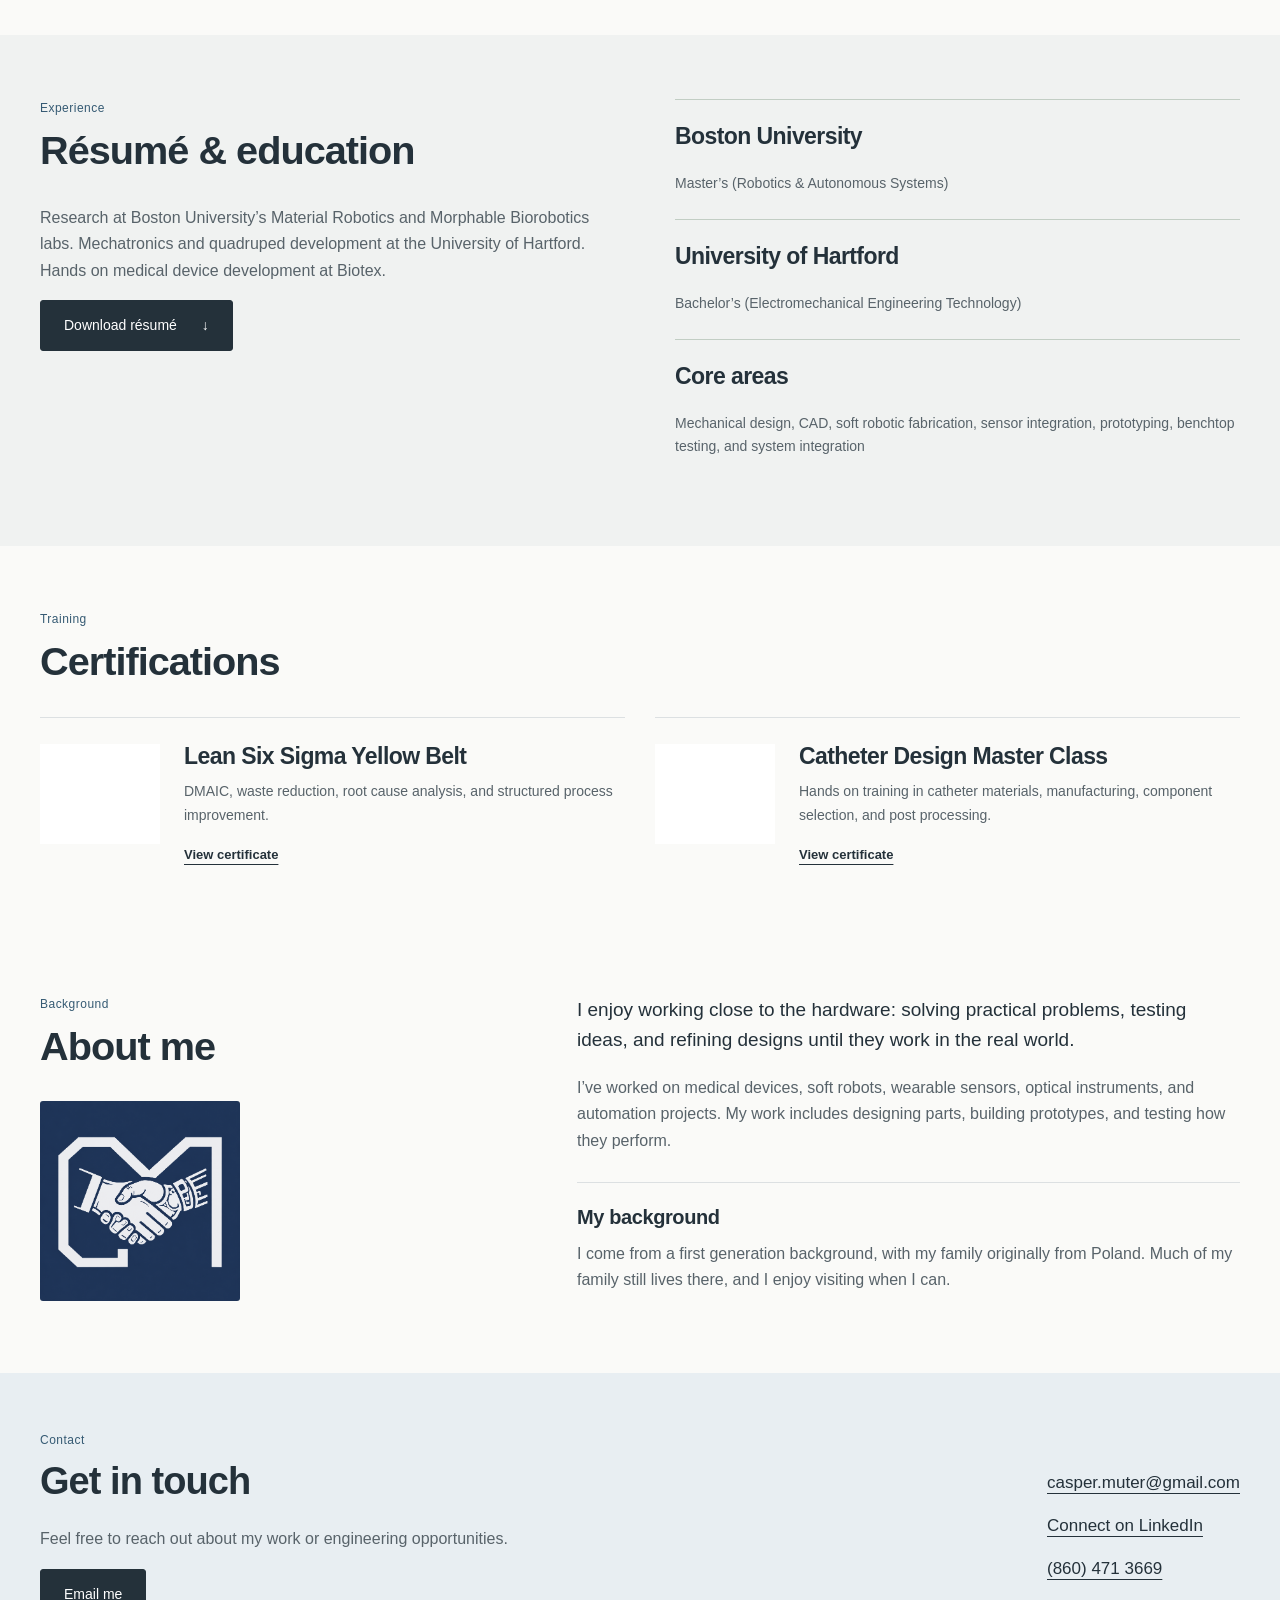
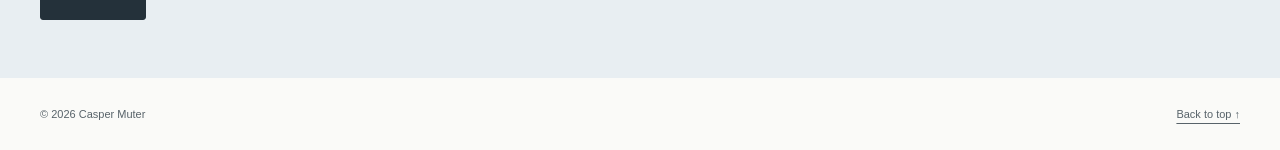
<file: about/index.html>
<!doctype html><html lang="en"><meta charset="utf-8"><meta name="viewport" content="width=device-width,initial-scale=1"><meta http-equiv="refresh" content="0;url=../#contact"><title>Casper Muter</title><a href="../#contact">Continue to Casper Muter’s portfolio</a></html>
</file>
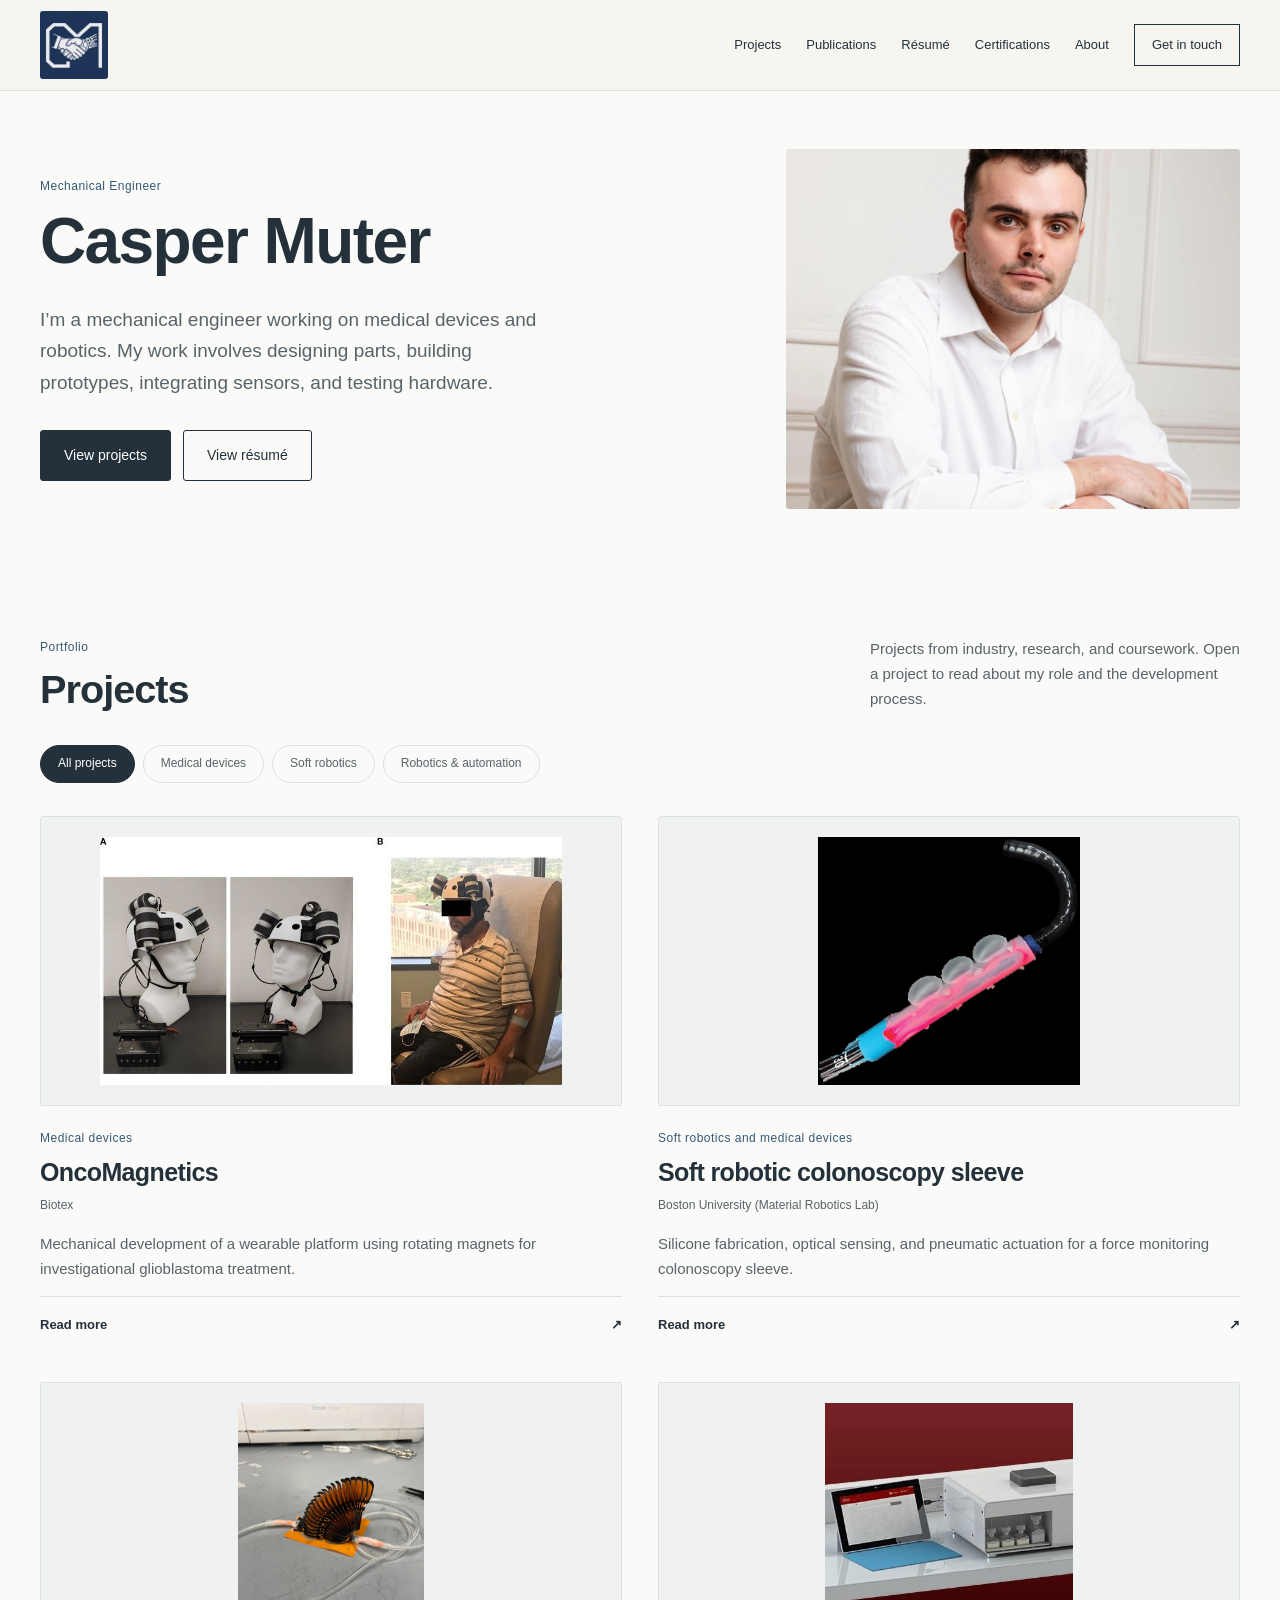
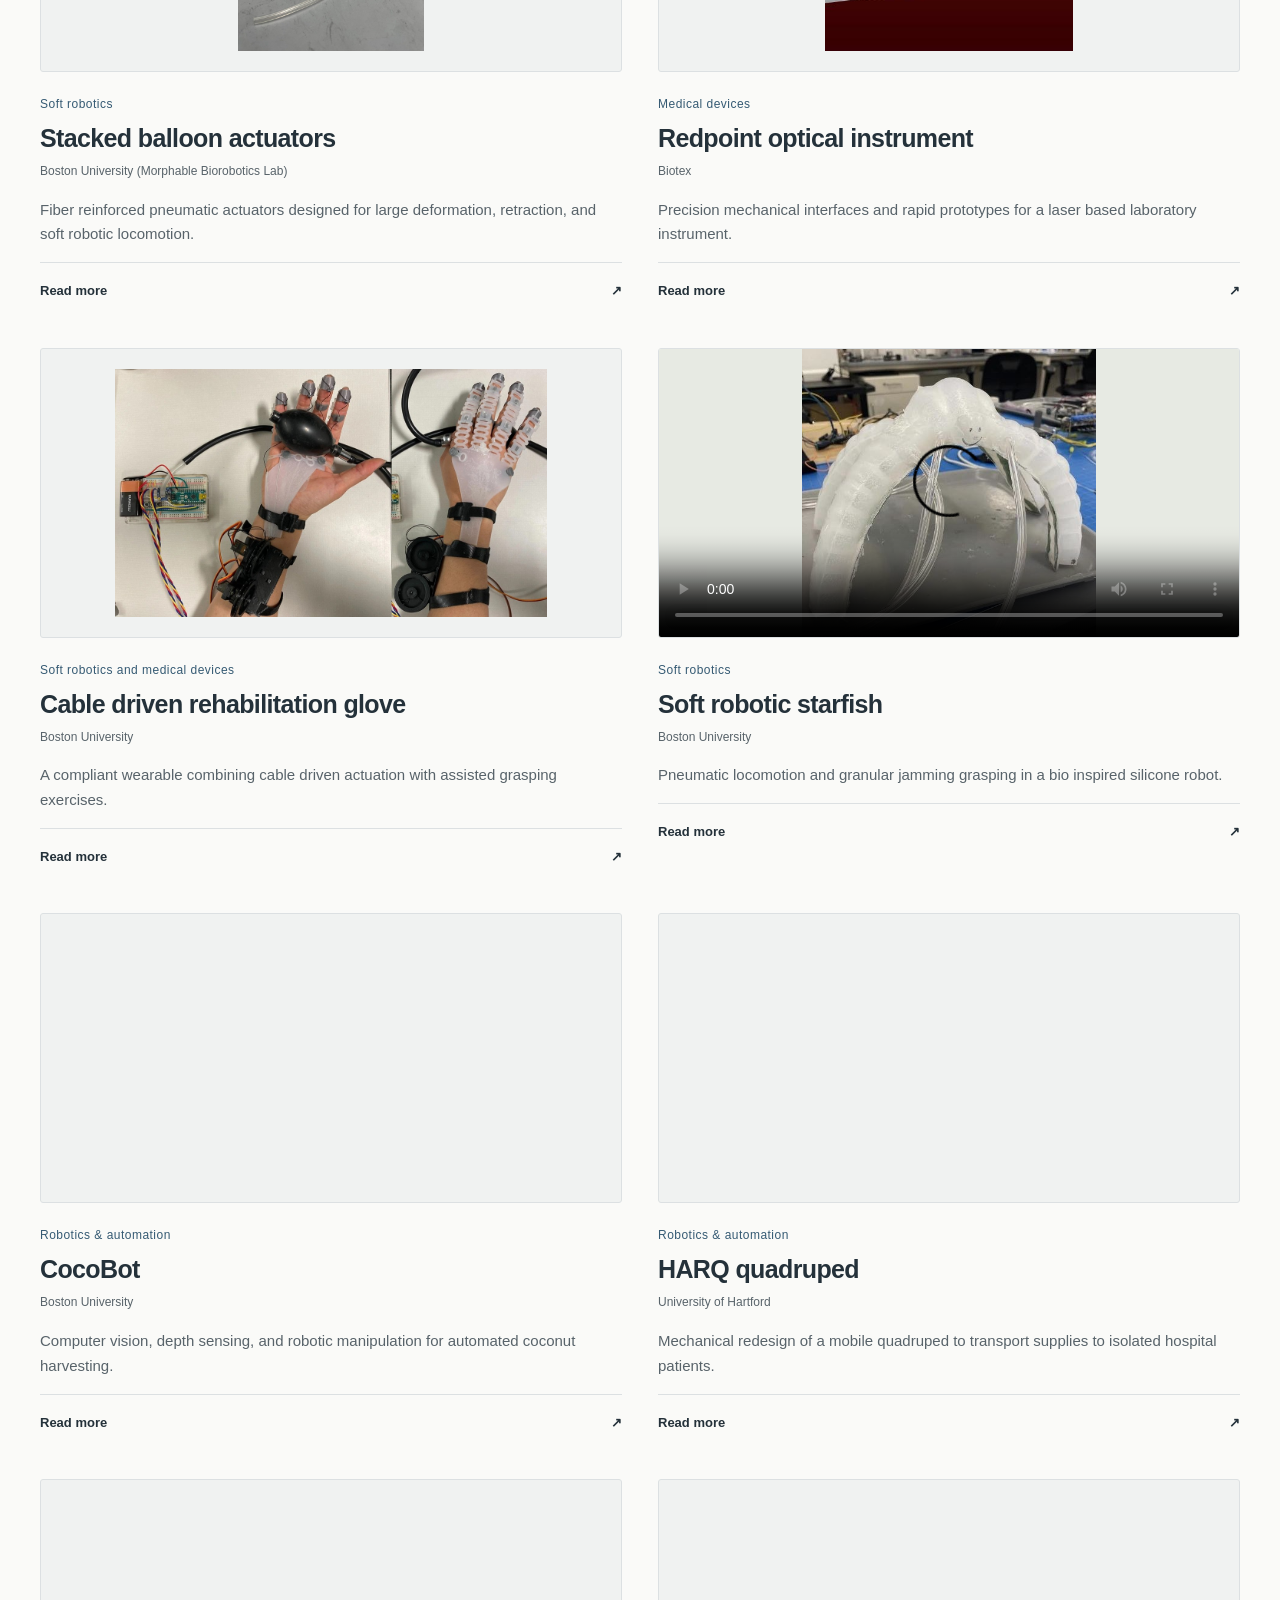
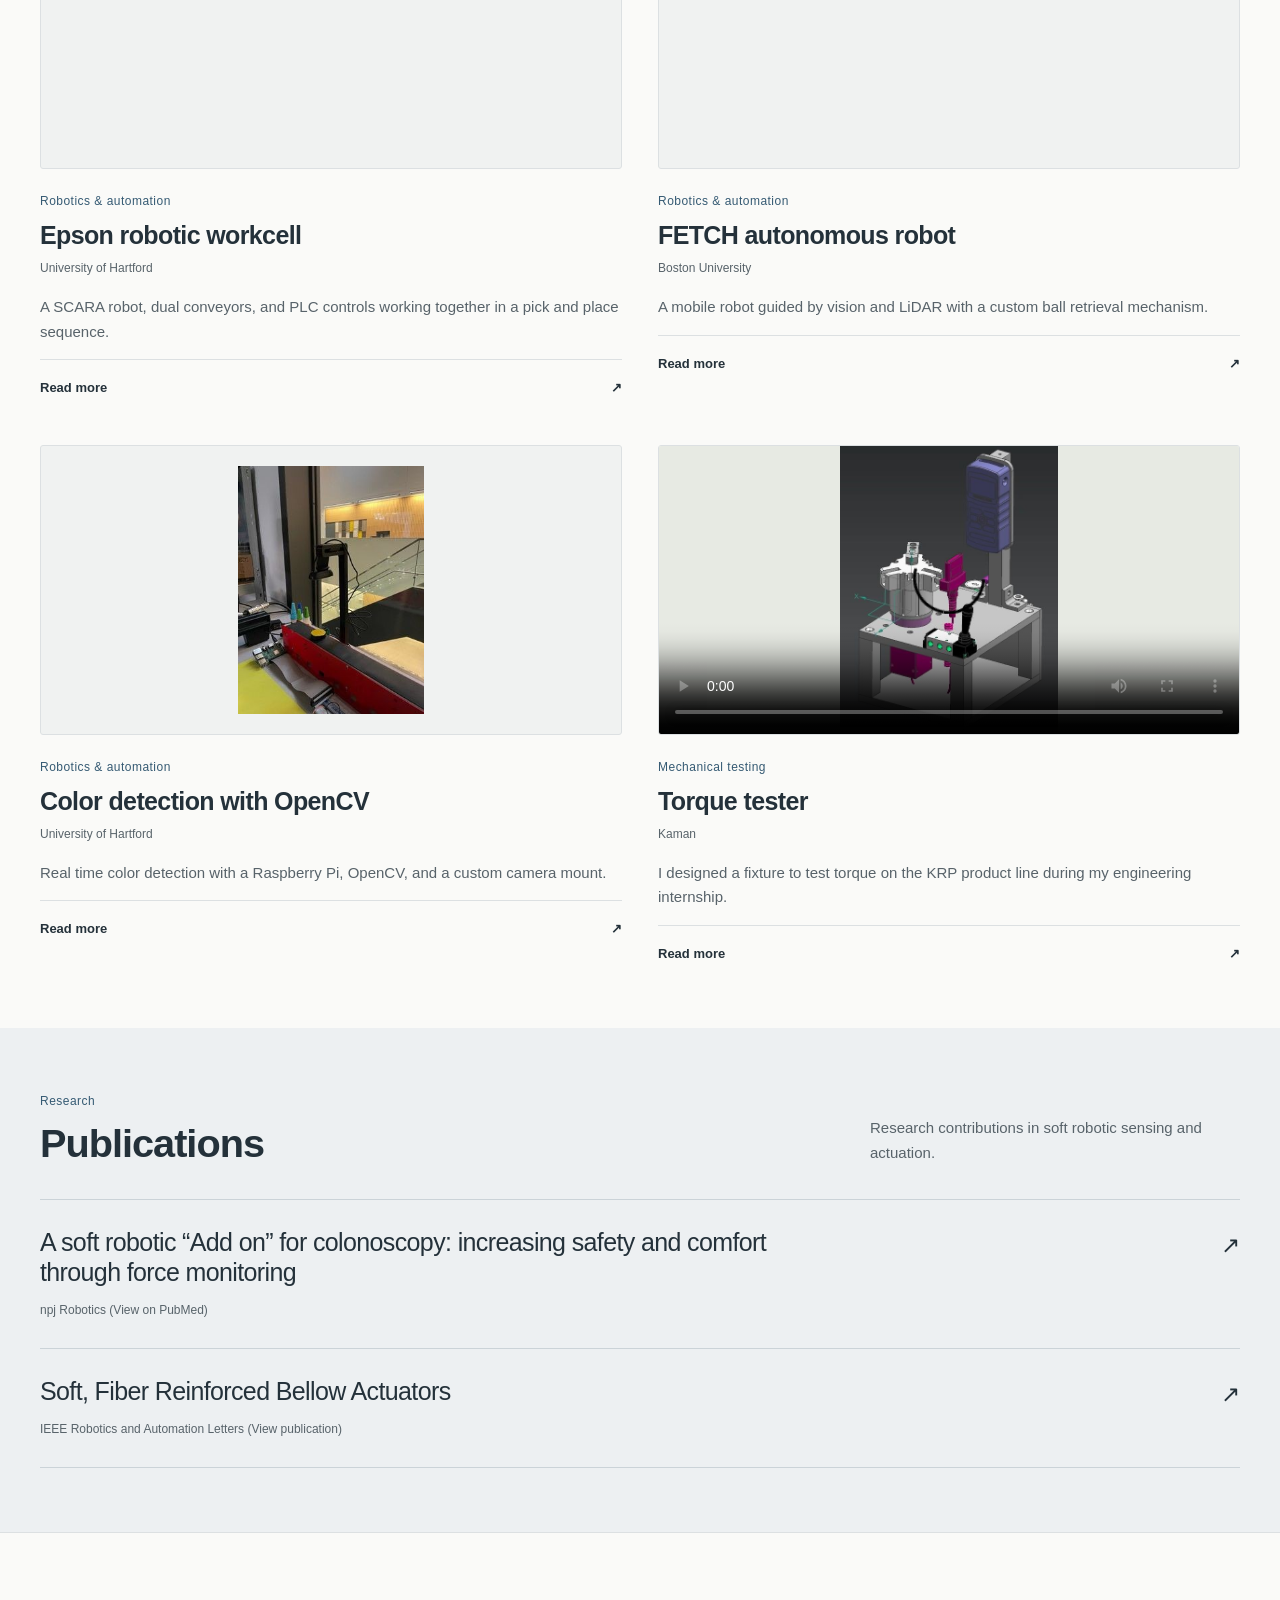
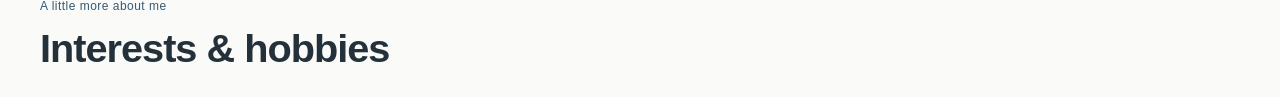
<file: certifications/index.html>
<!doctype html><html lang="en"><meta charset="utf-8"><meta name="viewport" content="width=device-width,initial-scale=1"><meta http-equiv="refresh" content="0;url=../#certifications"><title>Casper Muter</title><a href="../#certifications">Continue to Casper Muter’s portfolio</a></html>
</file>
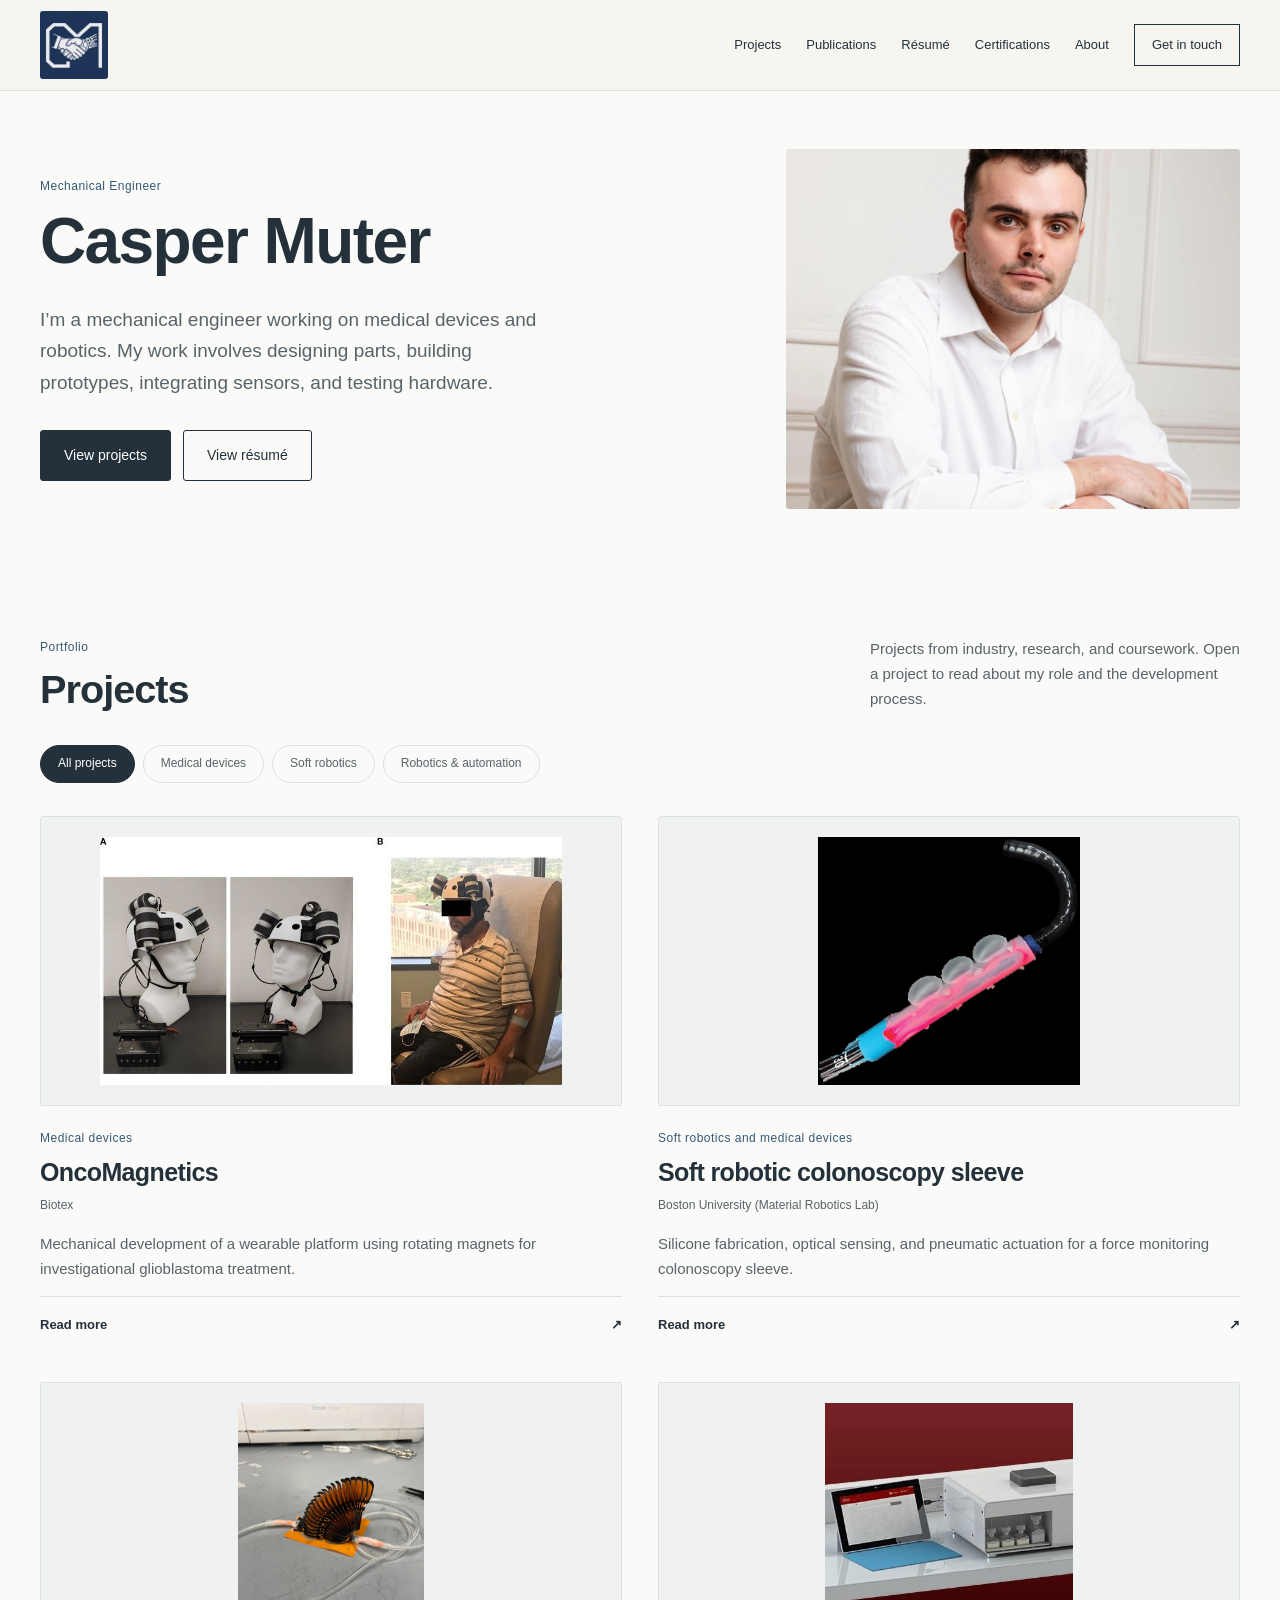
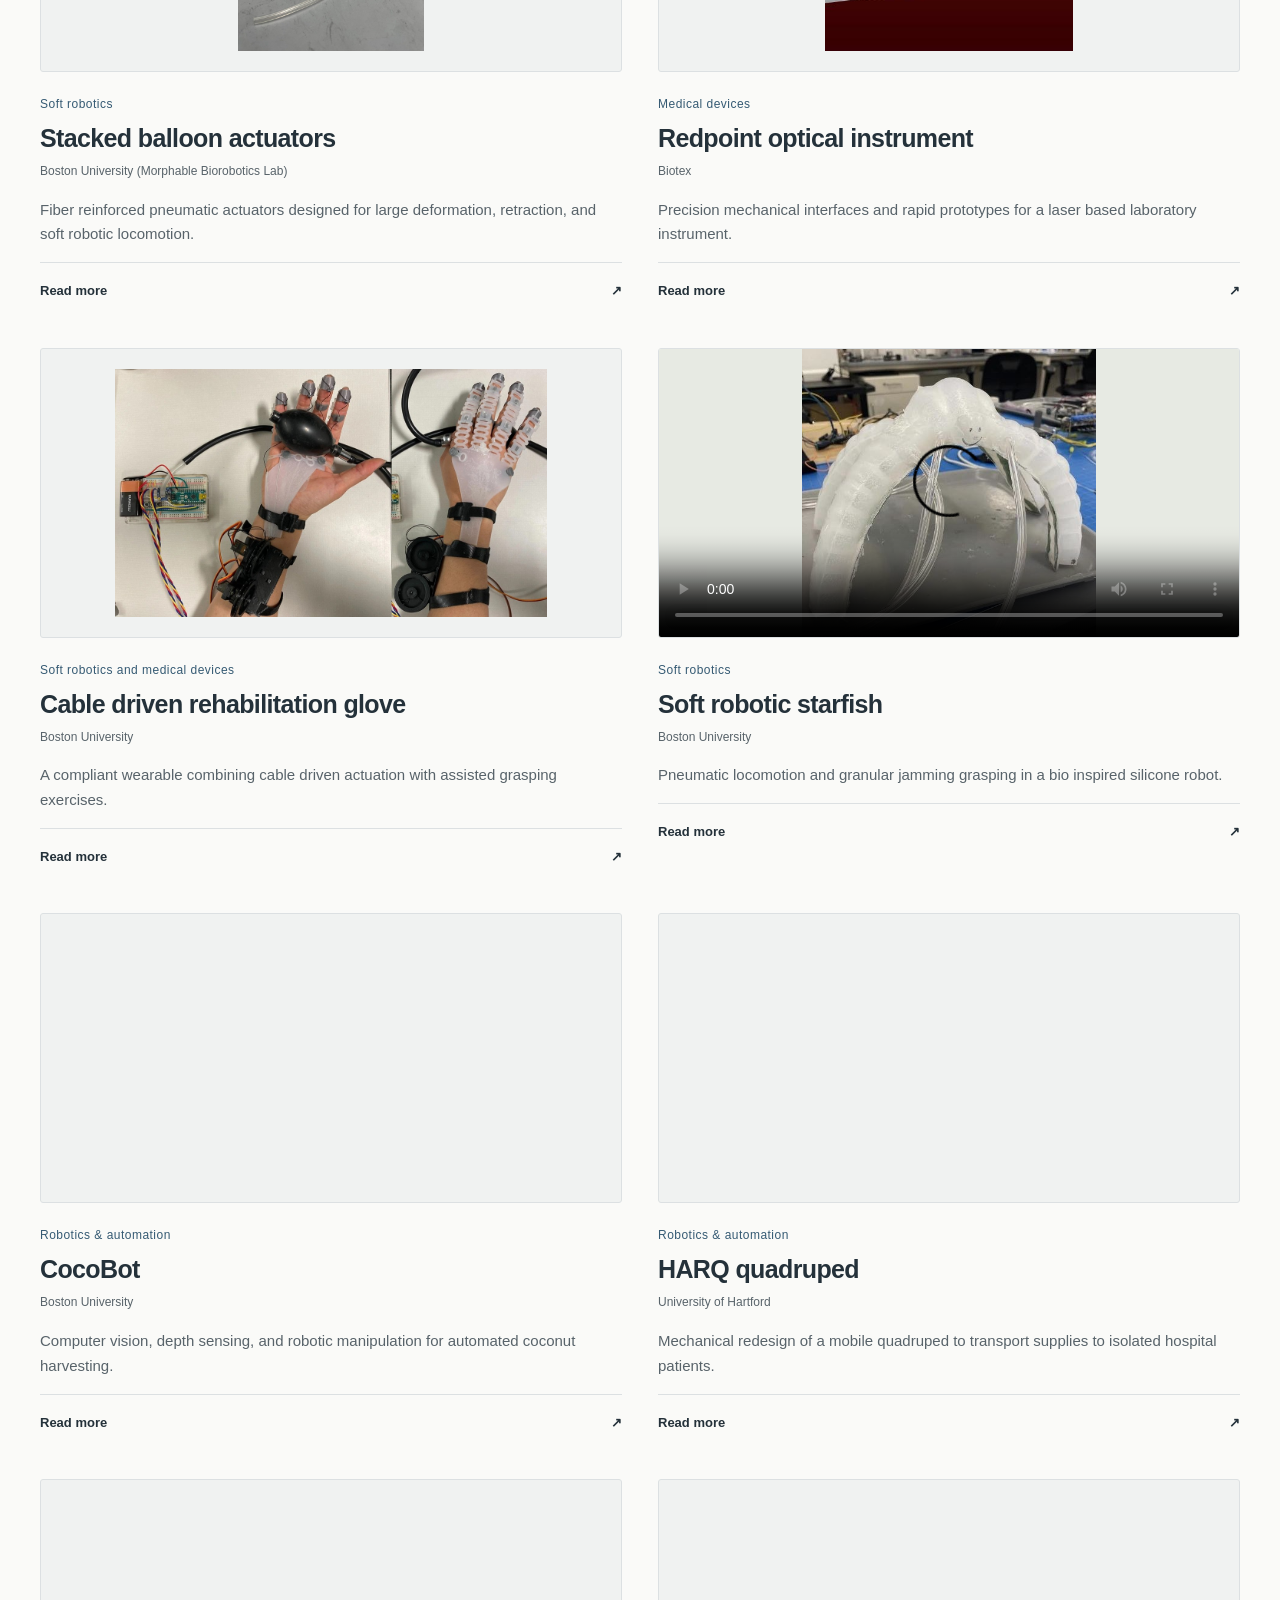
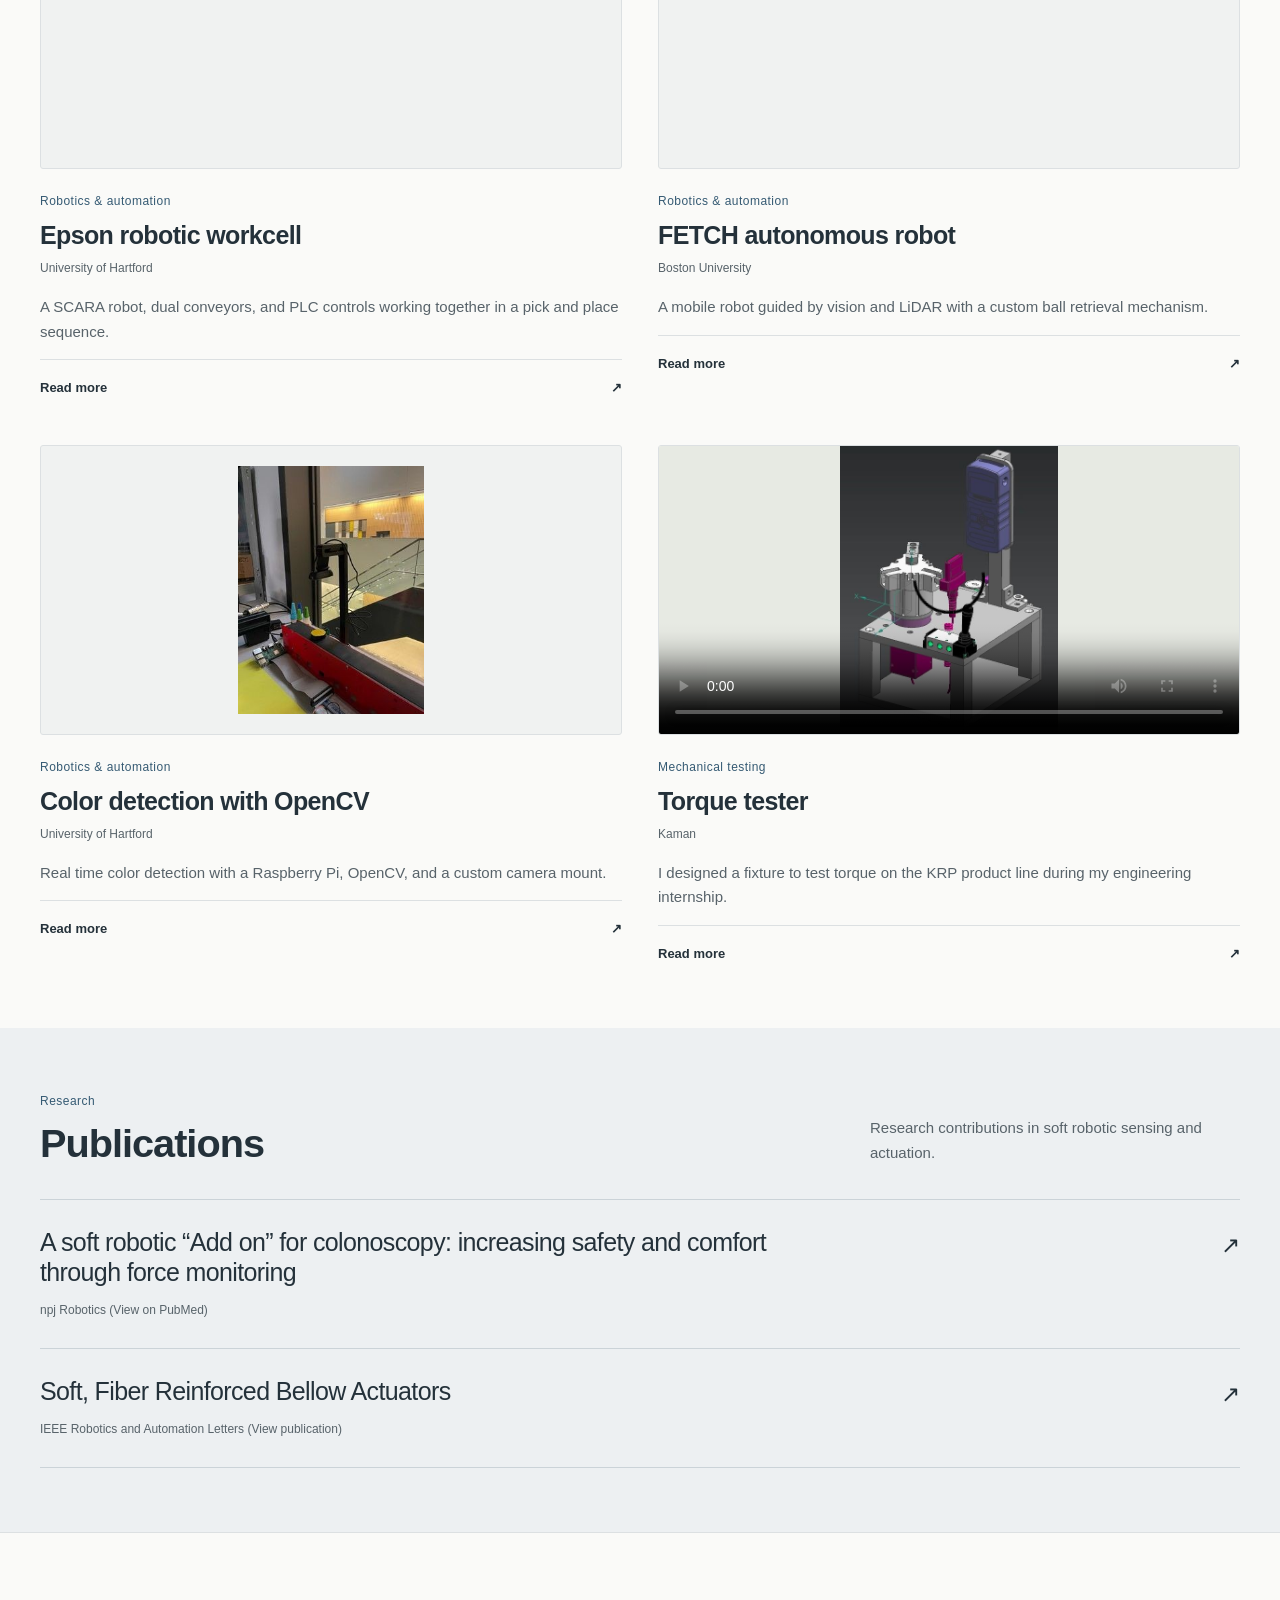
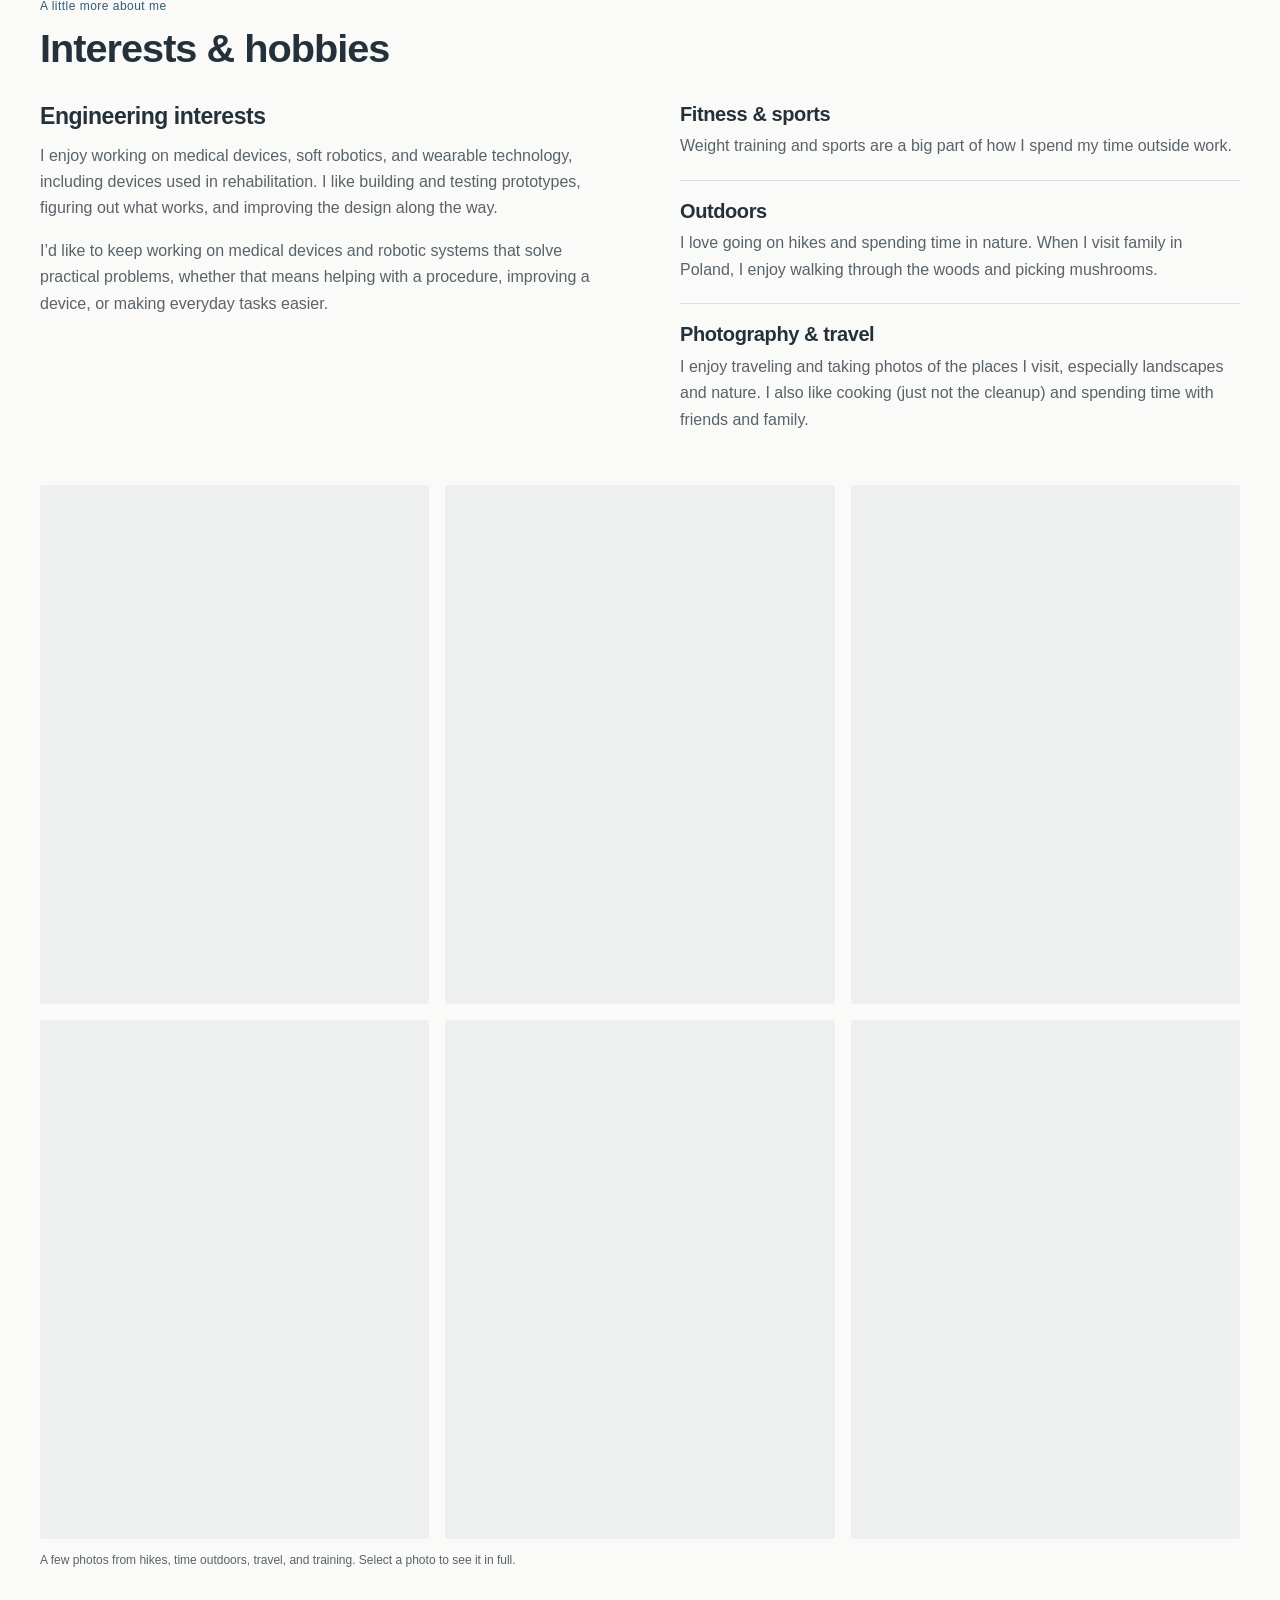
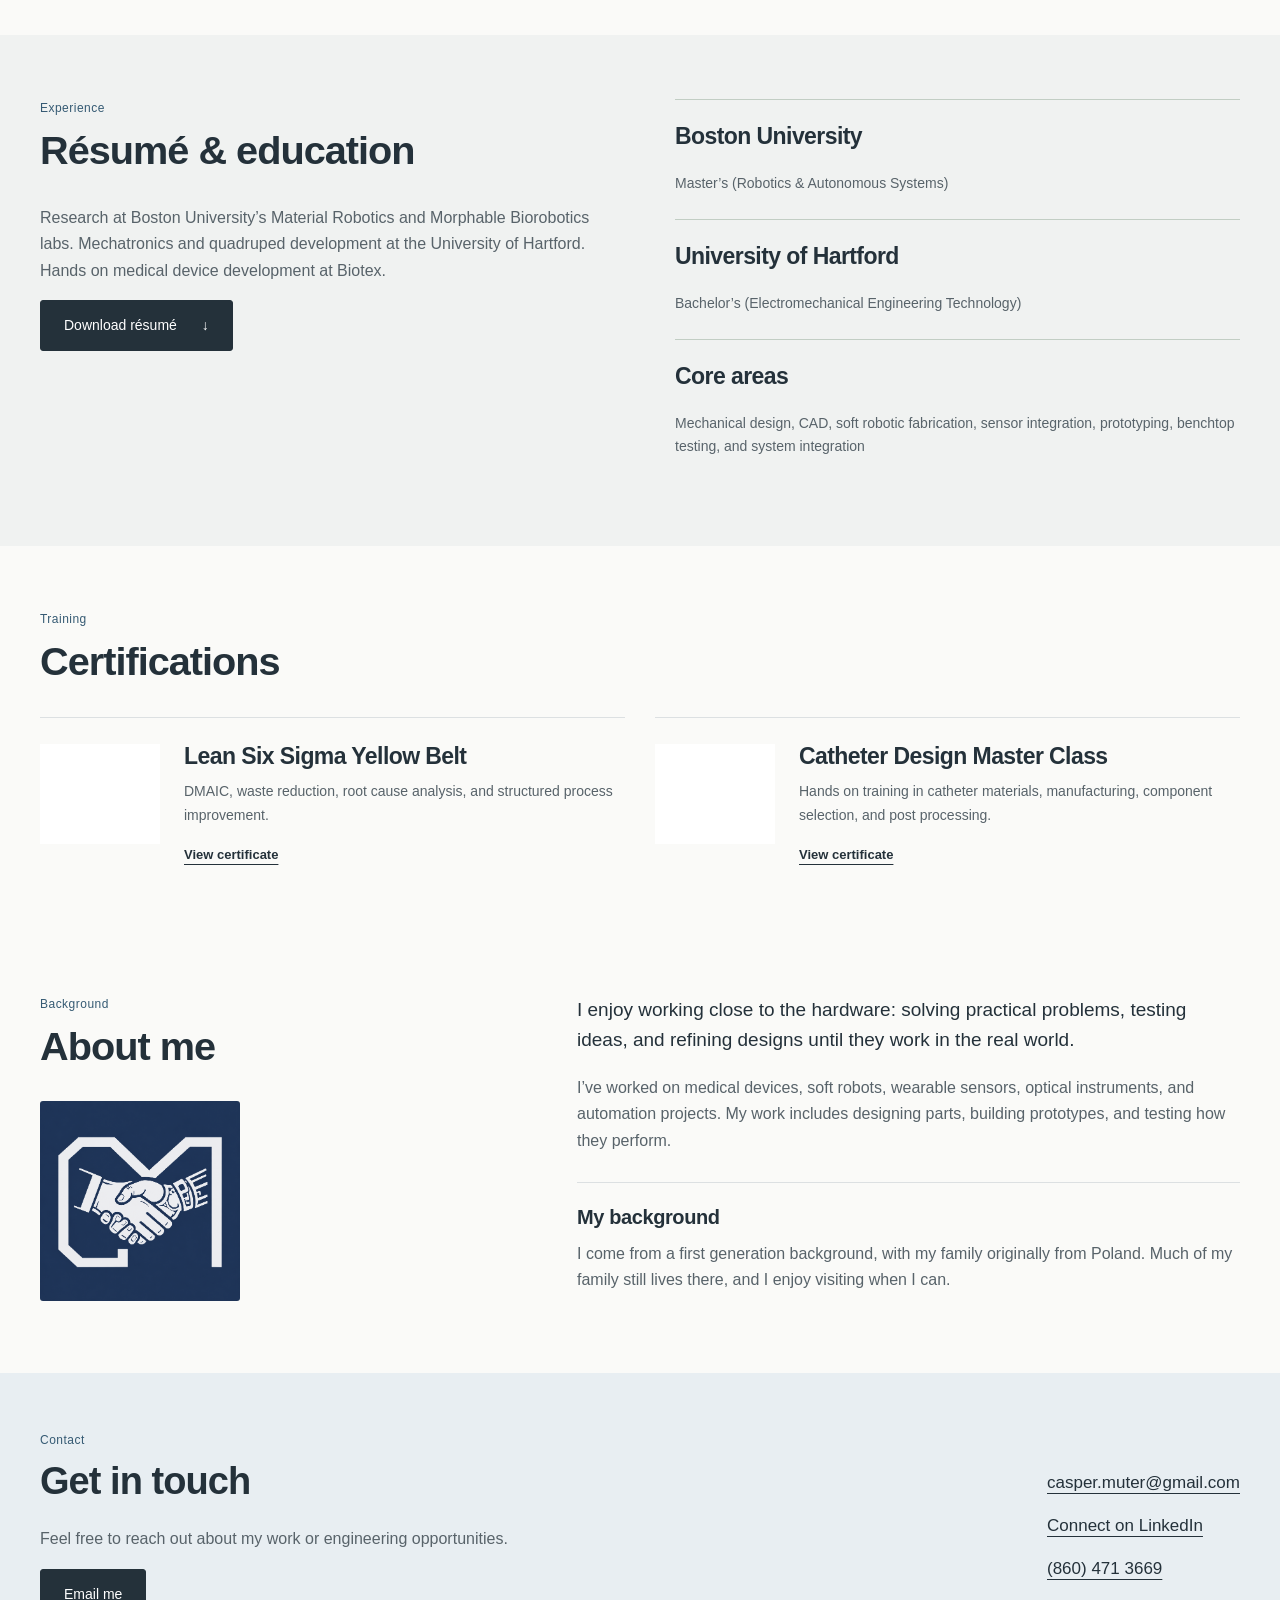
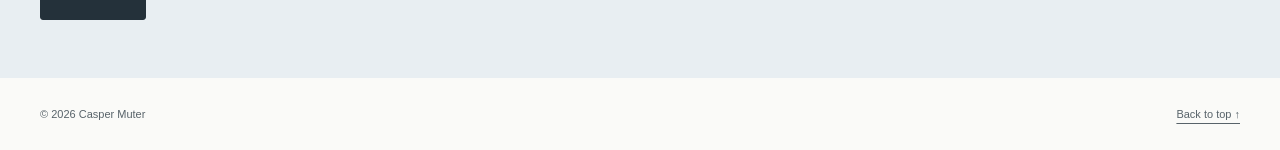
<file: projects-1/index.html>
<!doctype html><html lang="en"><meta charset="utf-8"><meta name="viewport" content="width=device-width,initial-scale=1"><meta http-equiv="refresh" content="0;url=../#projects"><title>Casper Muter</title><a href="../#projects">Continue to Casper Muter’s portfolio</a></html>
</file>
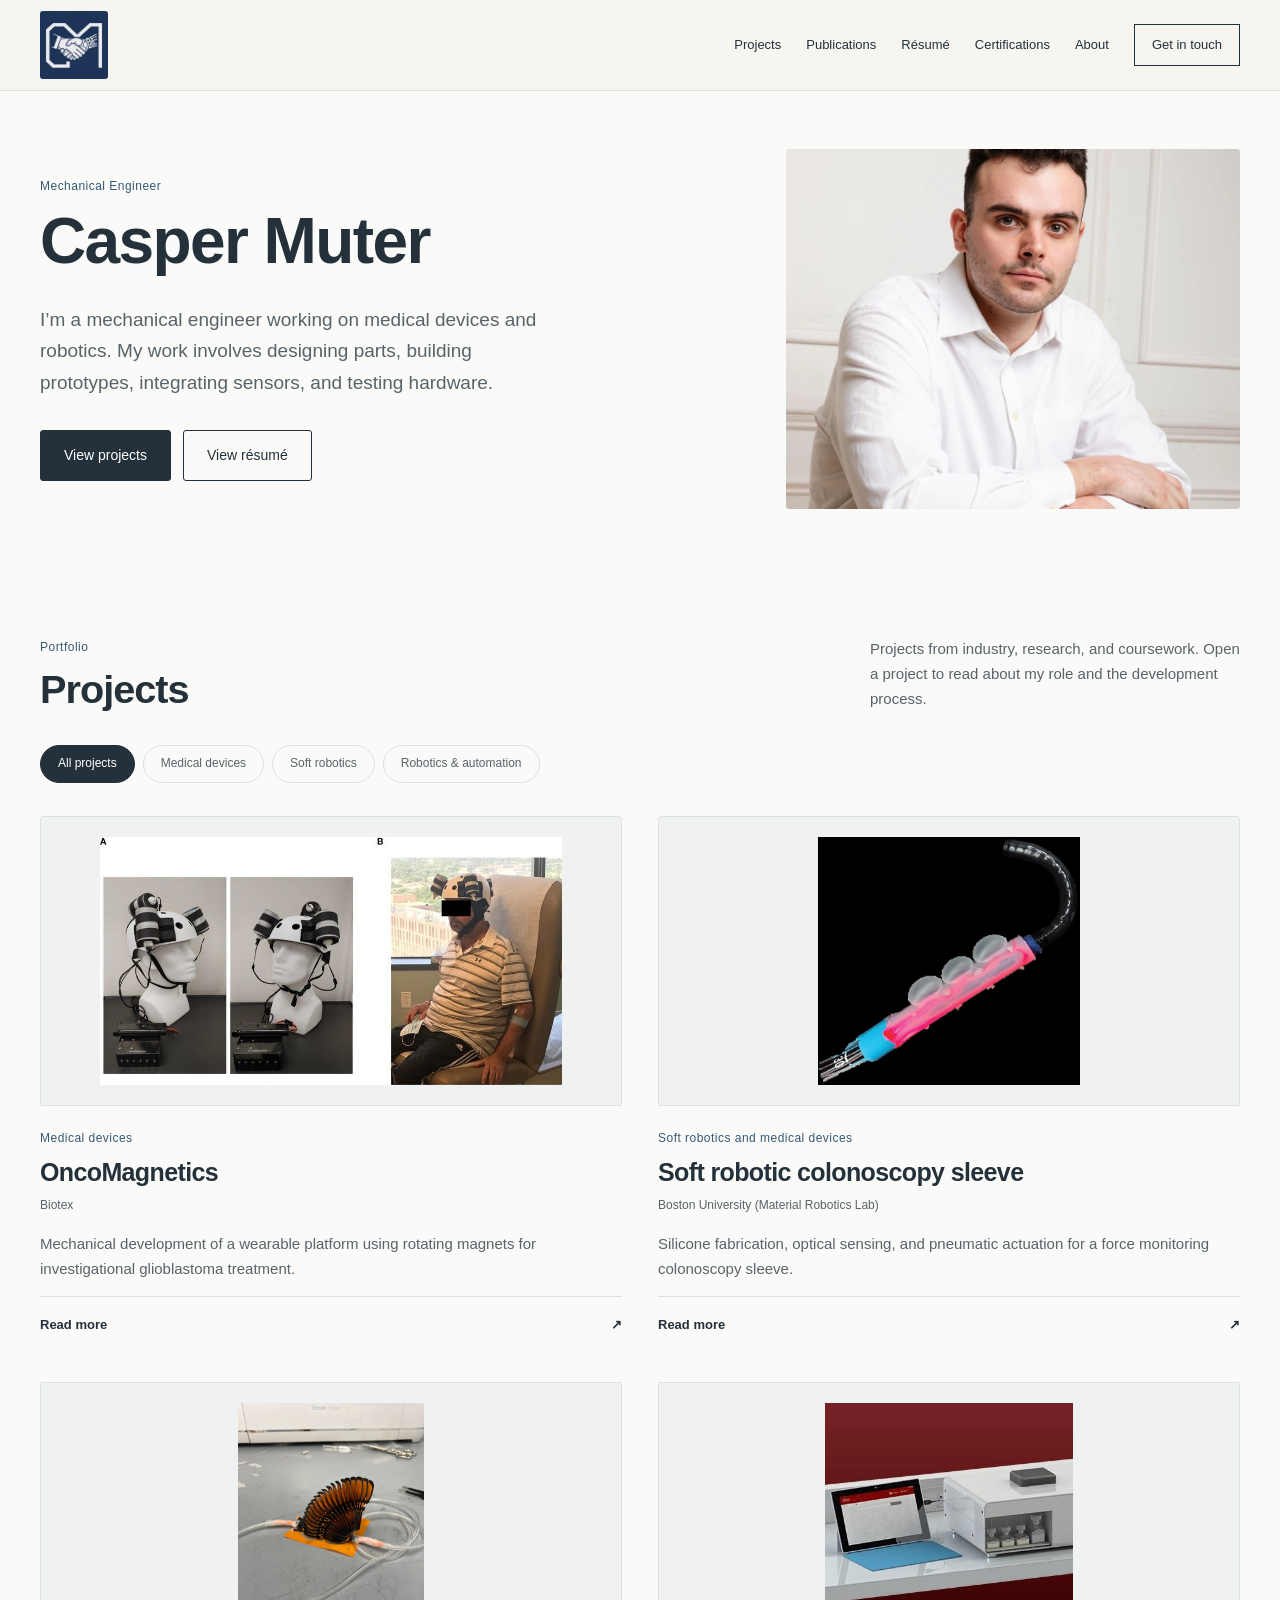
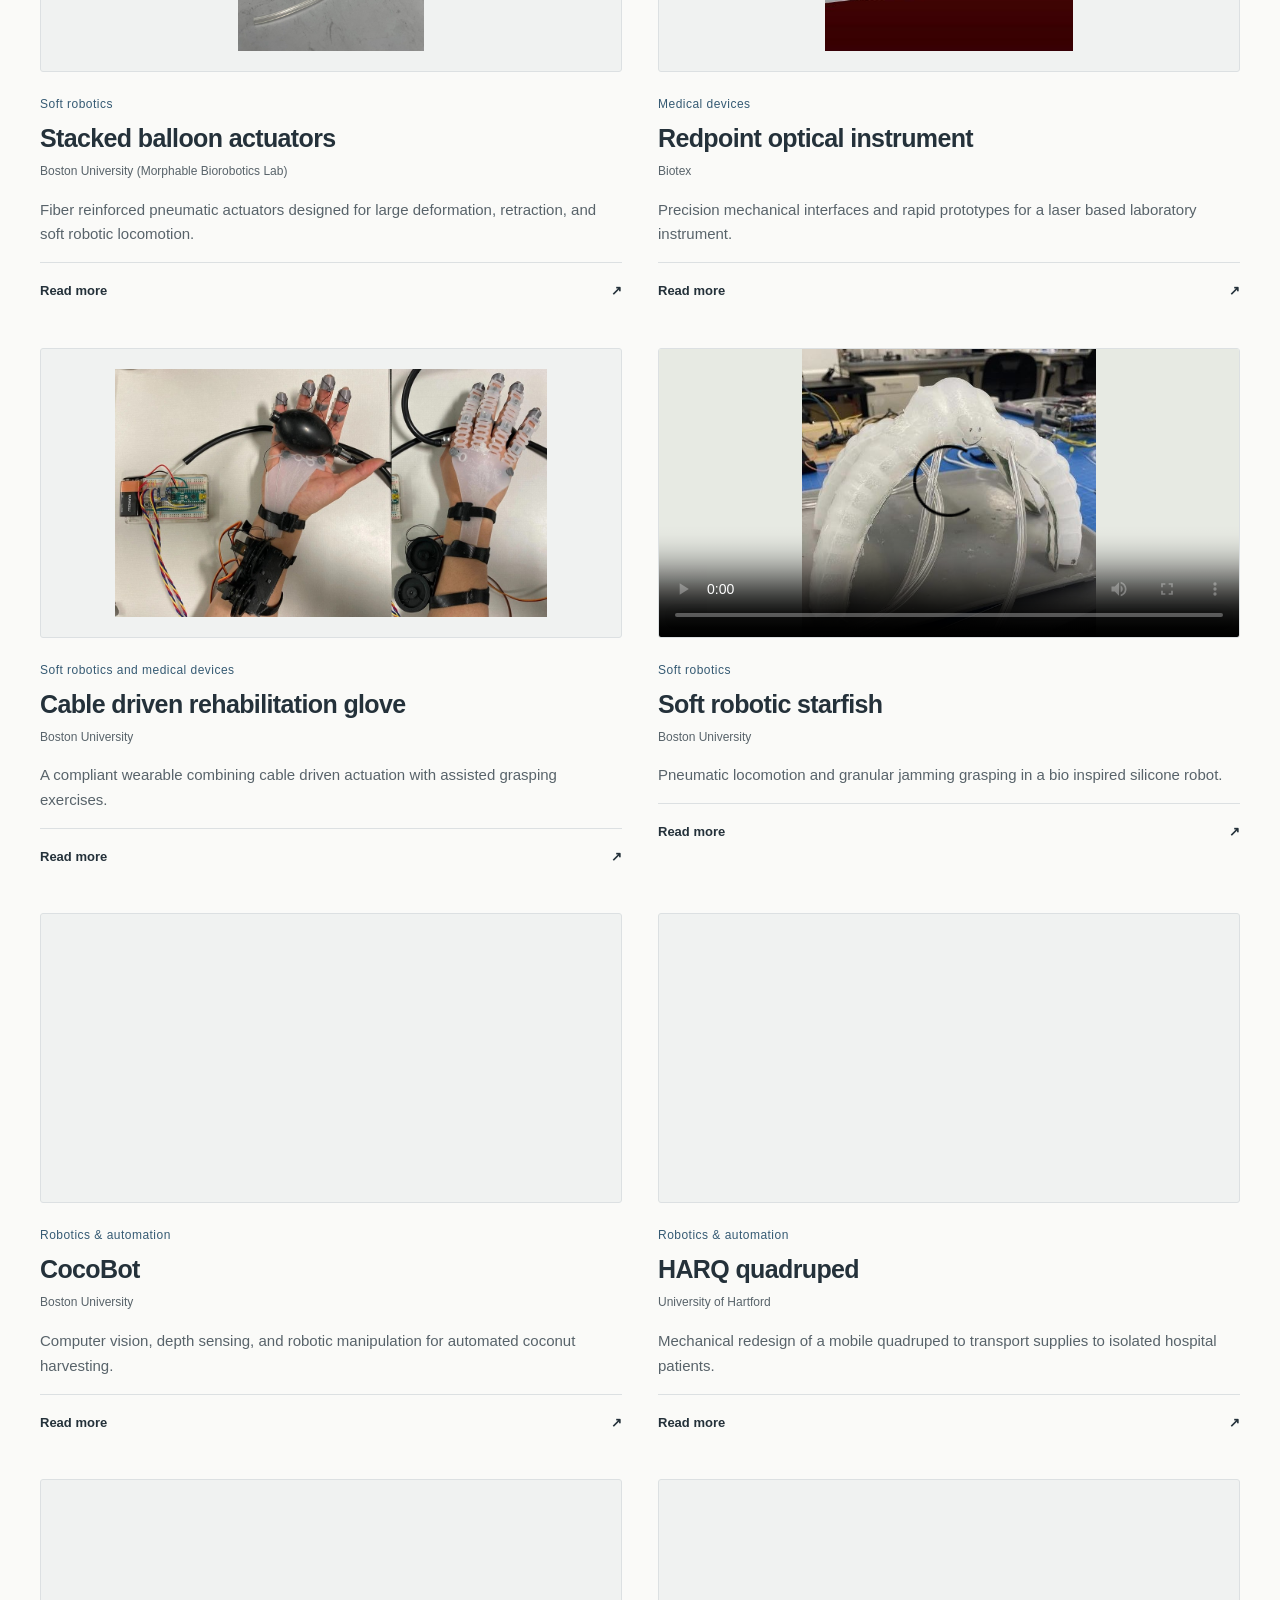
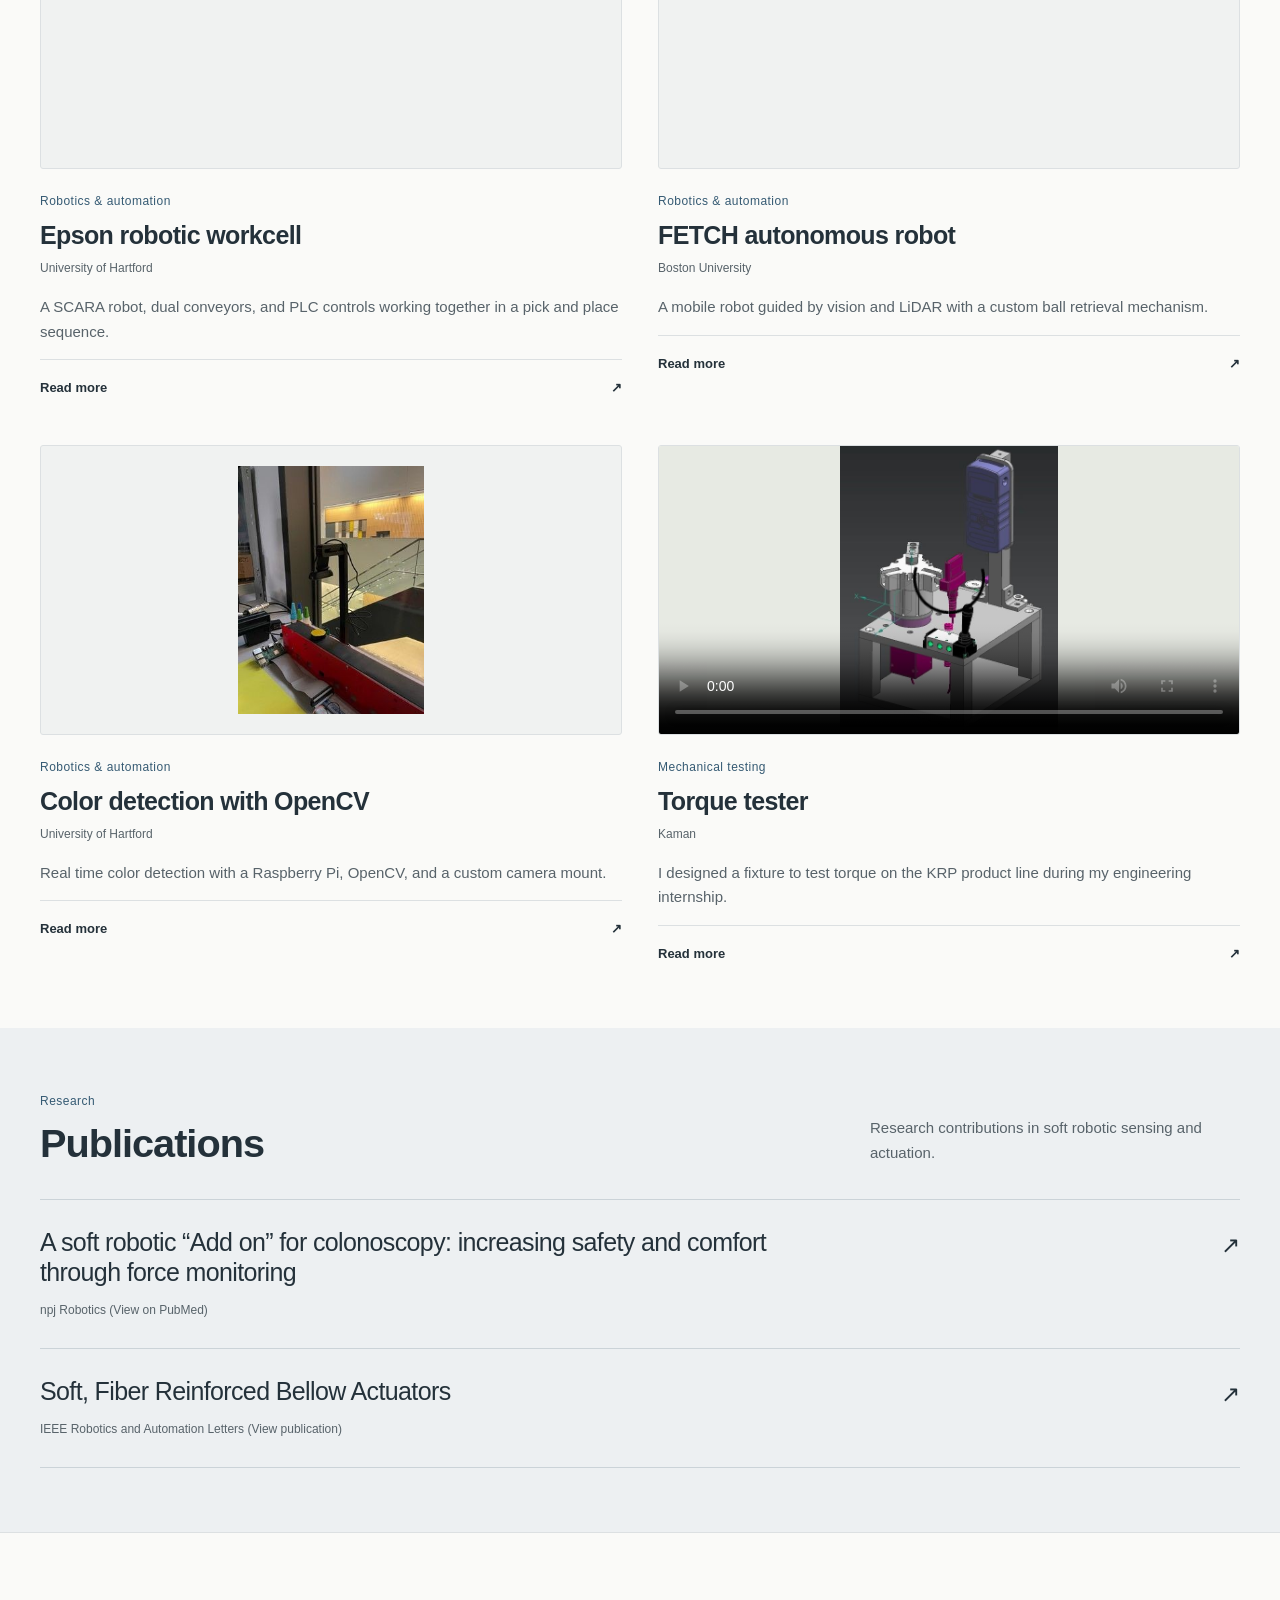
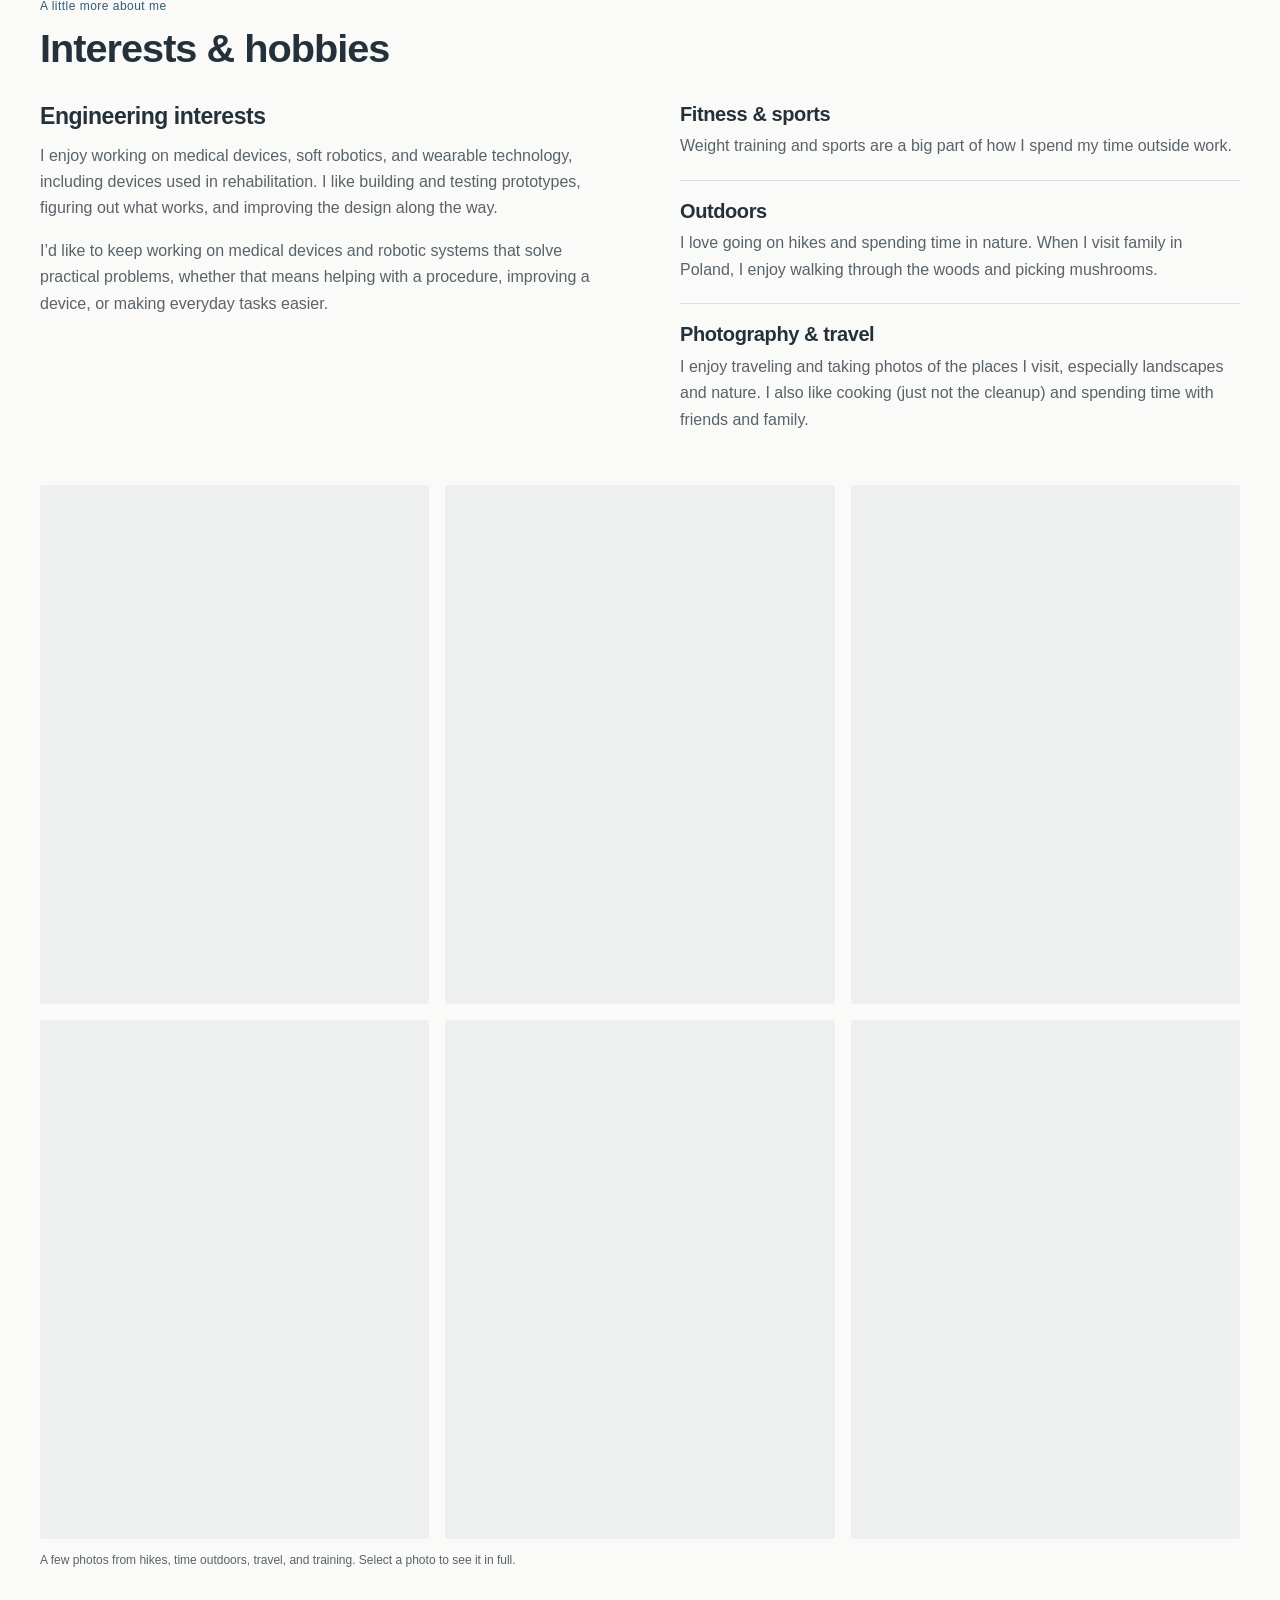
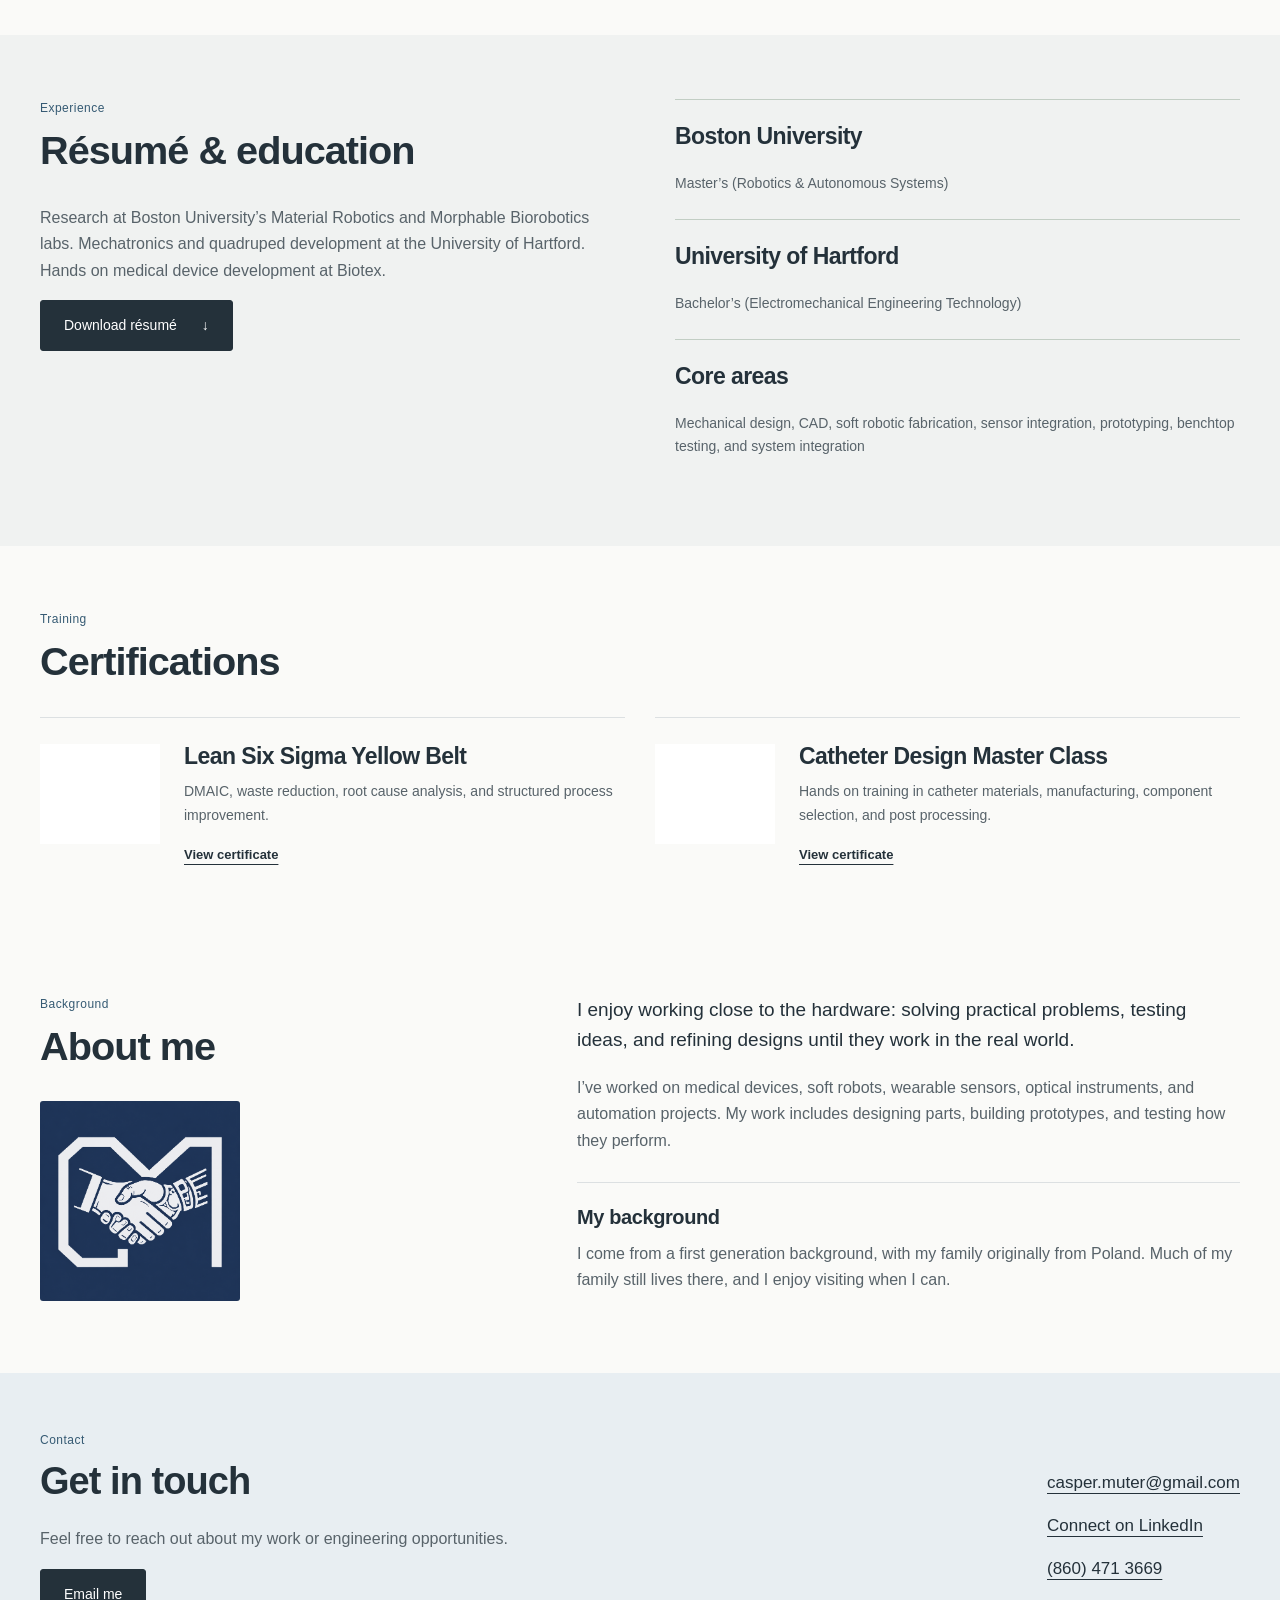
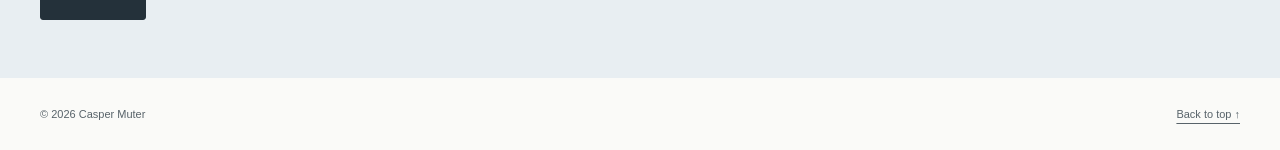
<file: publications/index.html>
<!doctype html><html lang="en"><meta charset="utf-8"><meta name="viewport" content="width=device-width,initial-scale=1"><meta http-equiv="refresh" content="0;url=../#publications"><title>Casper Muter</title><a href="../#publications">Continue to Casper Muter’s portfolio</a></html>
</file>
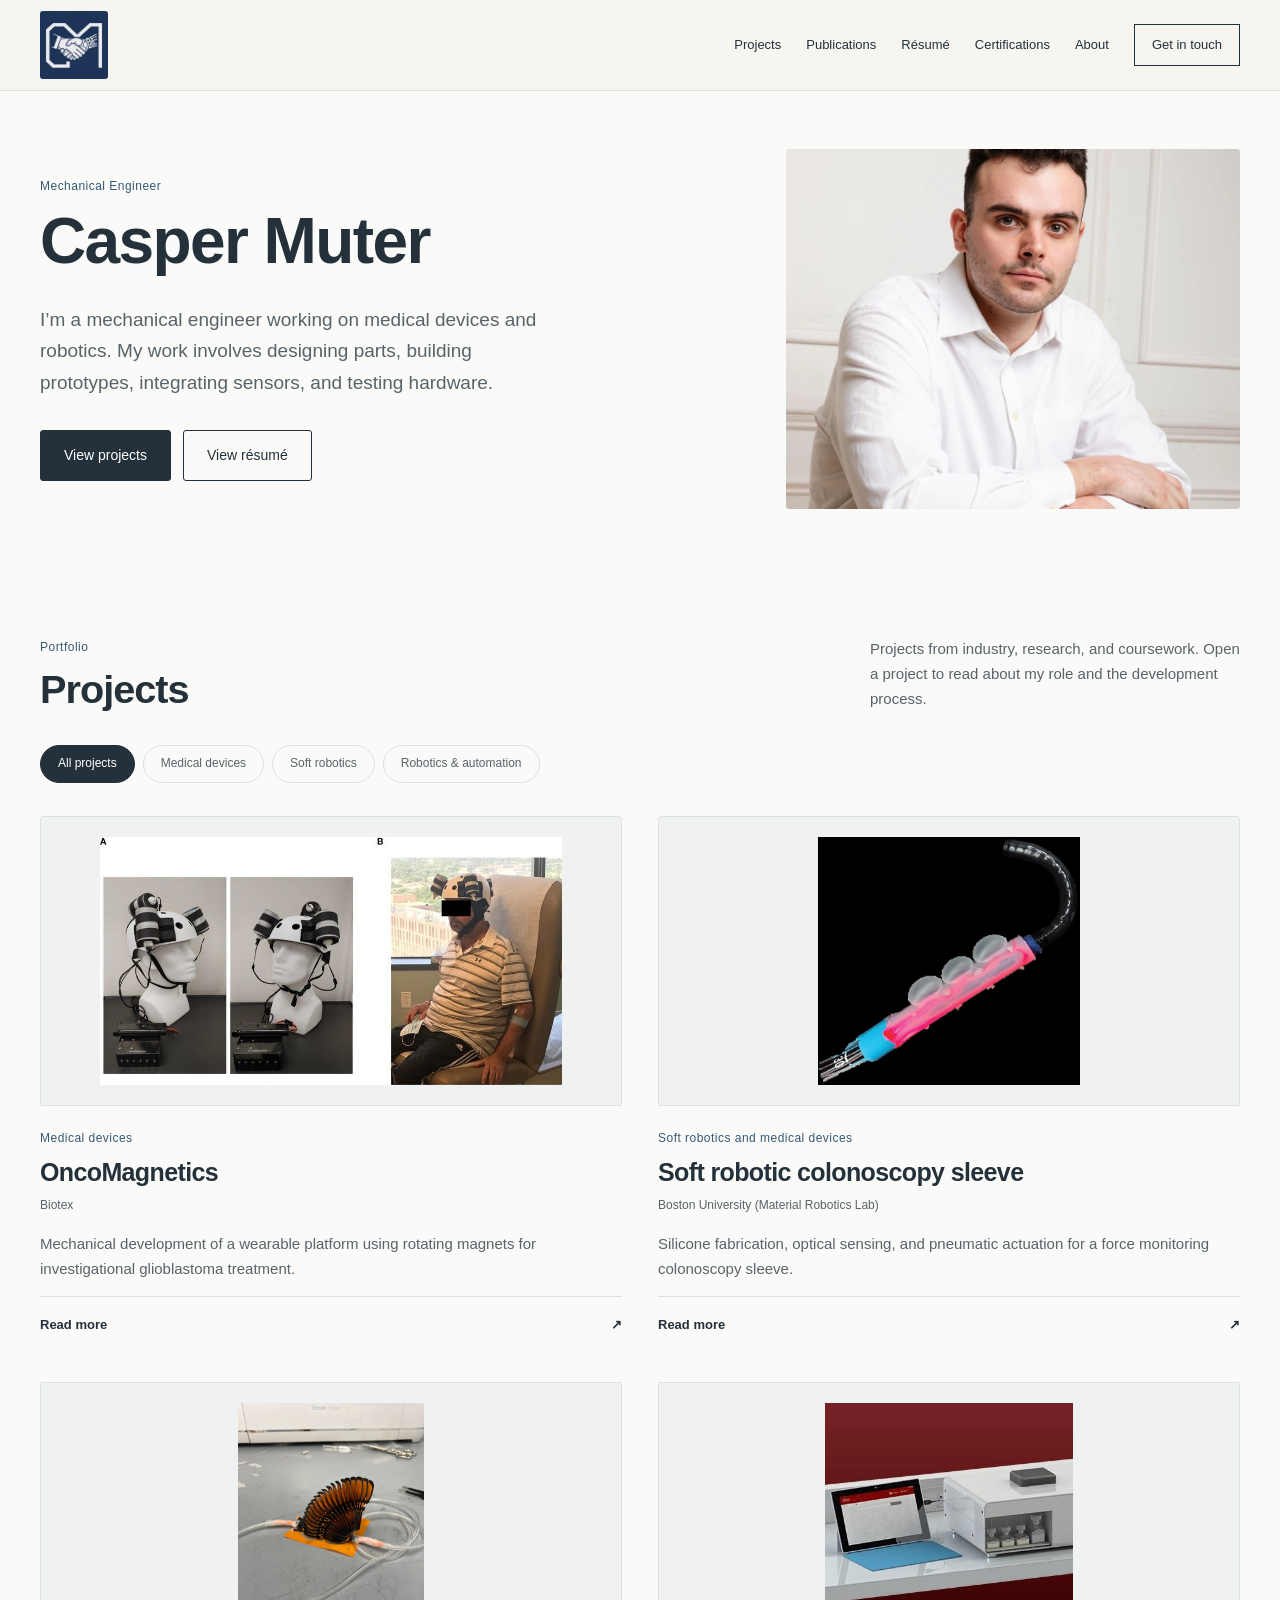
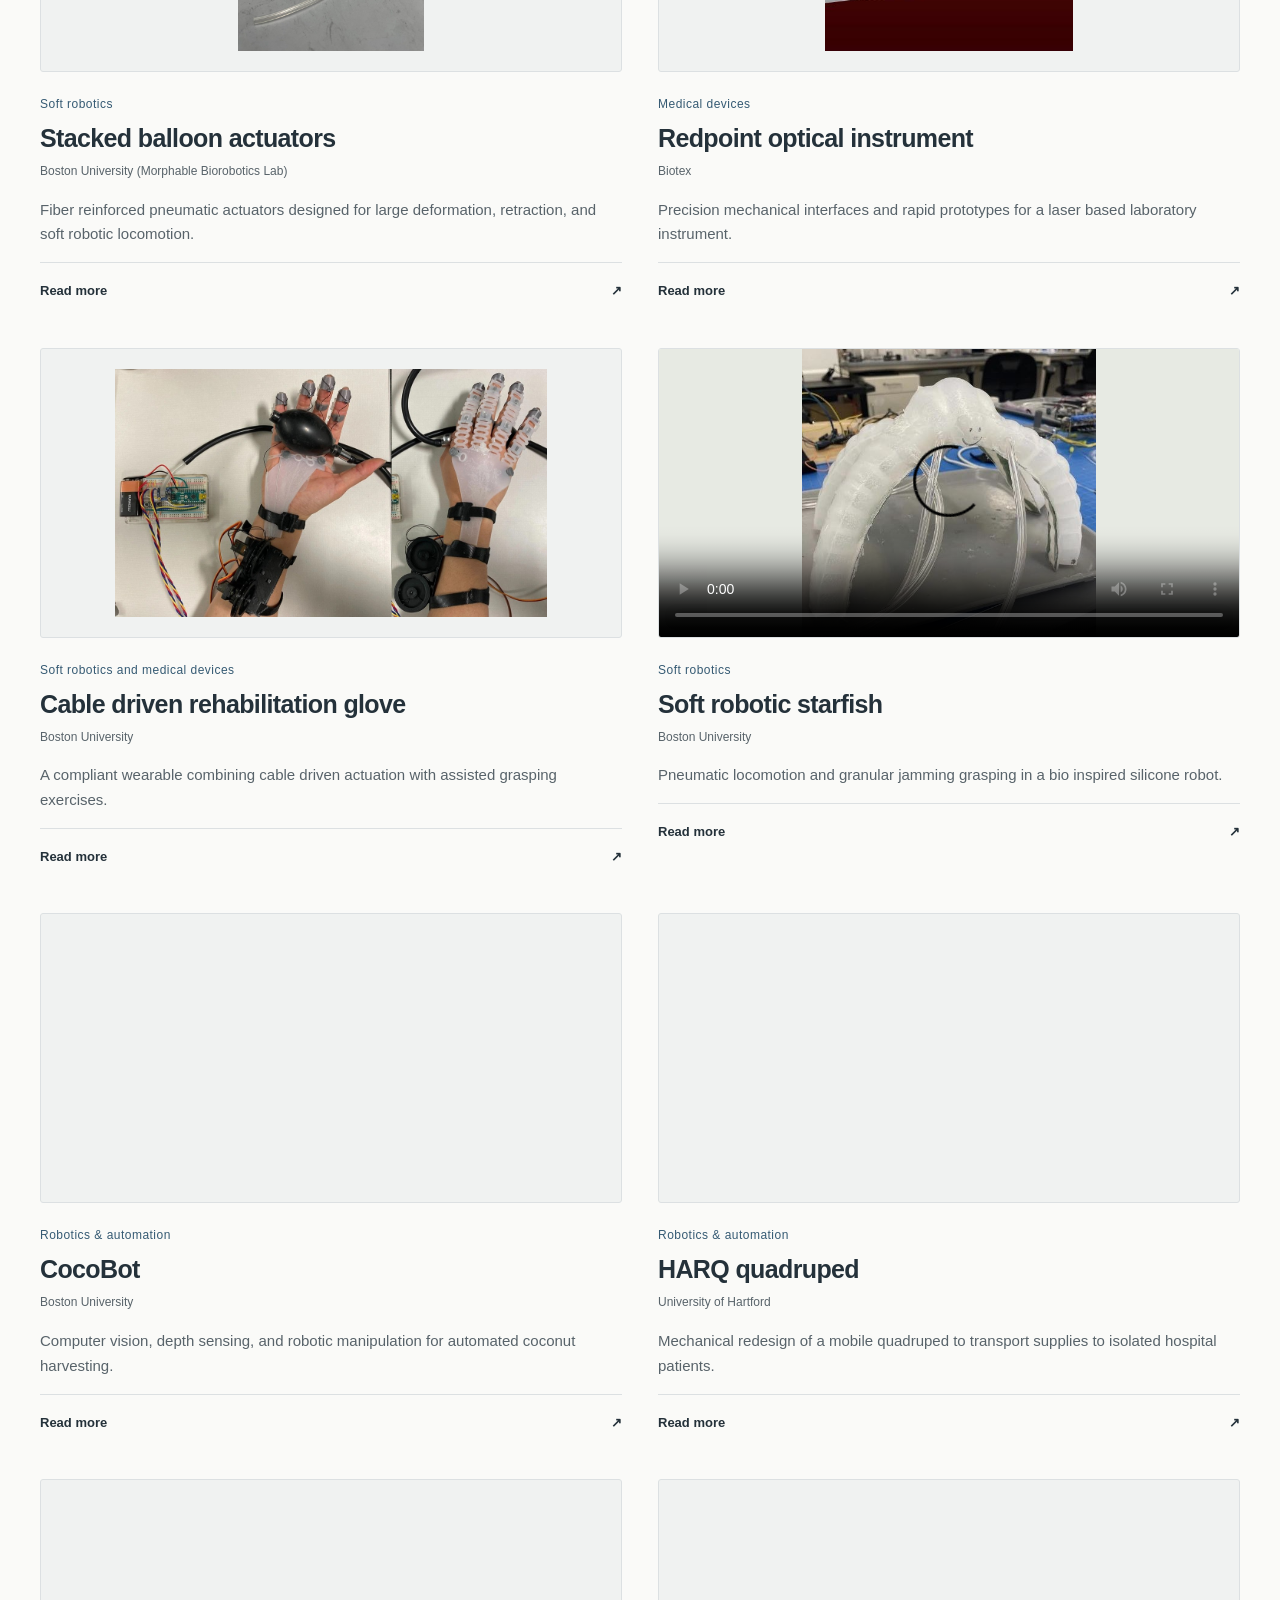
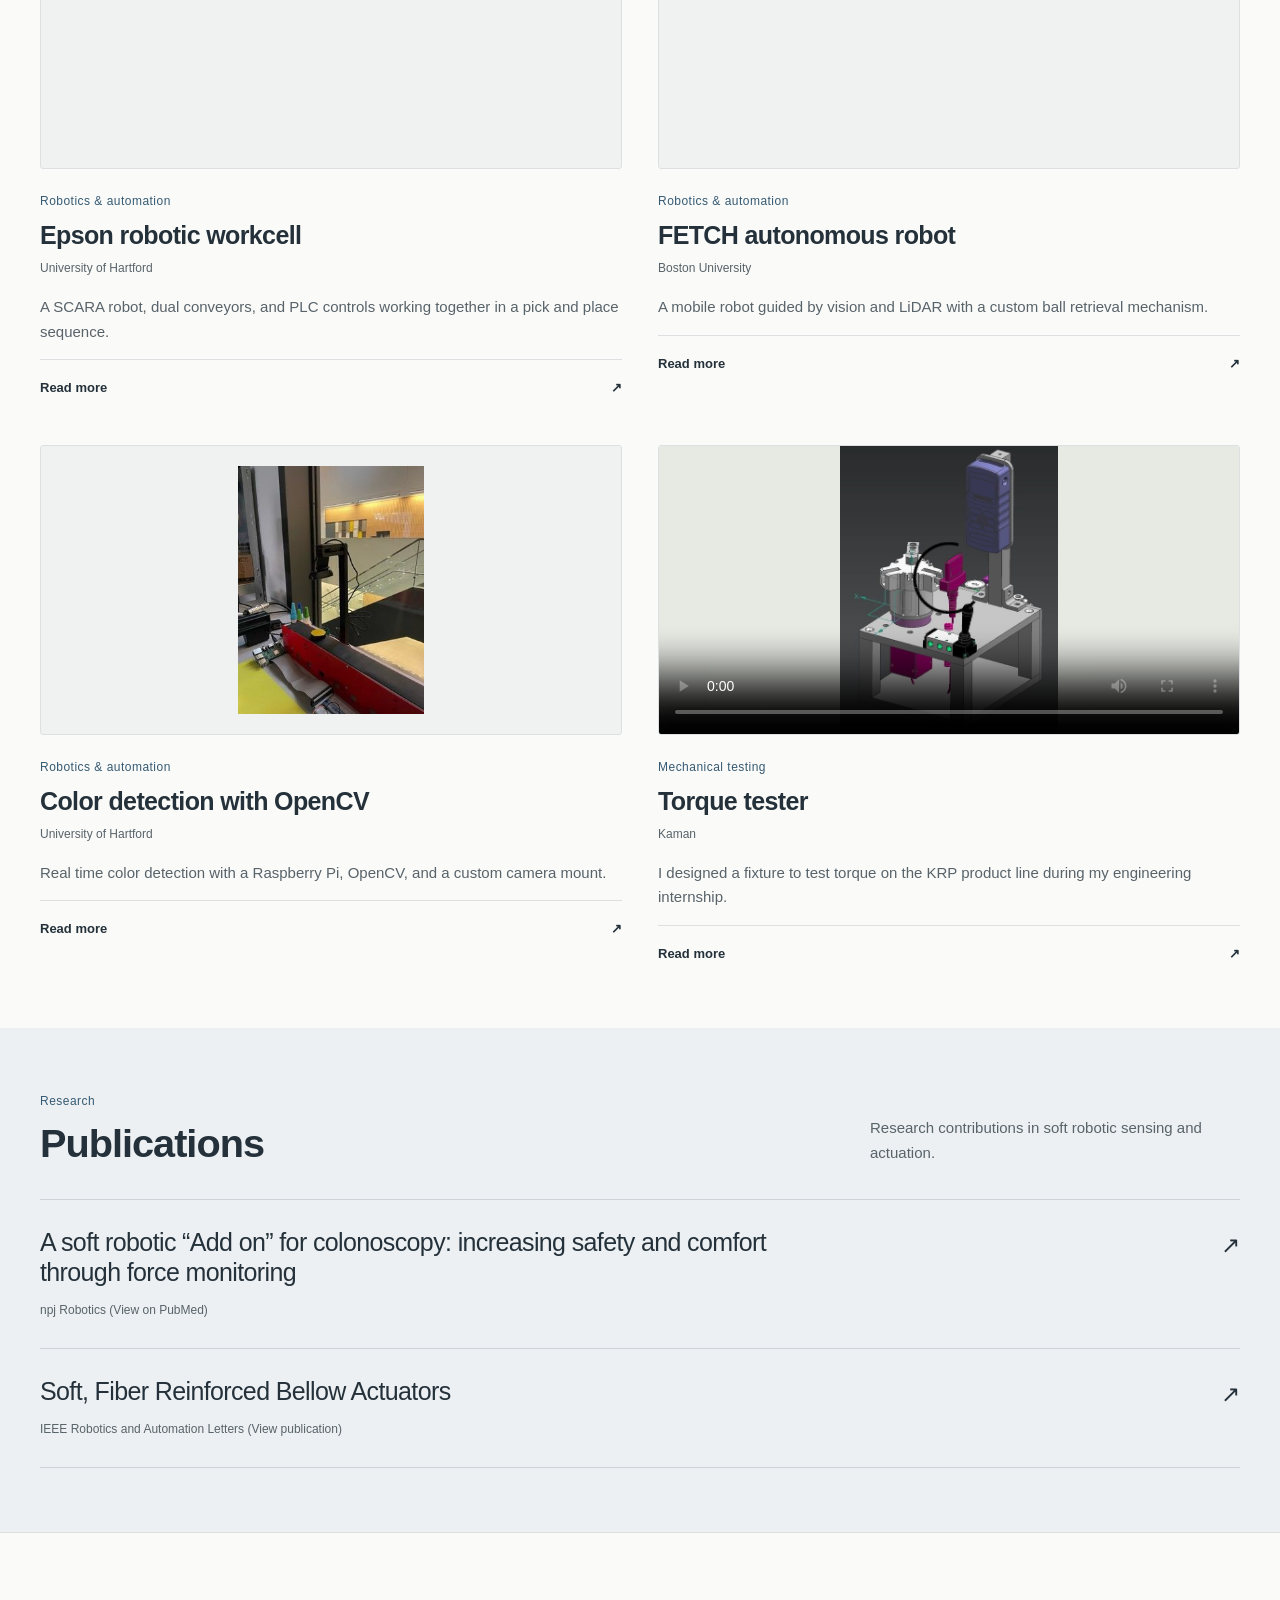
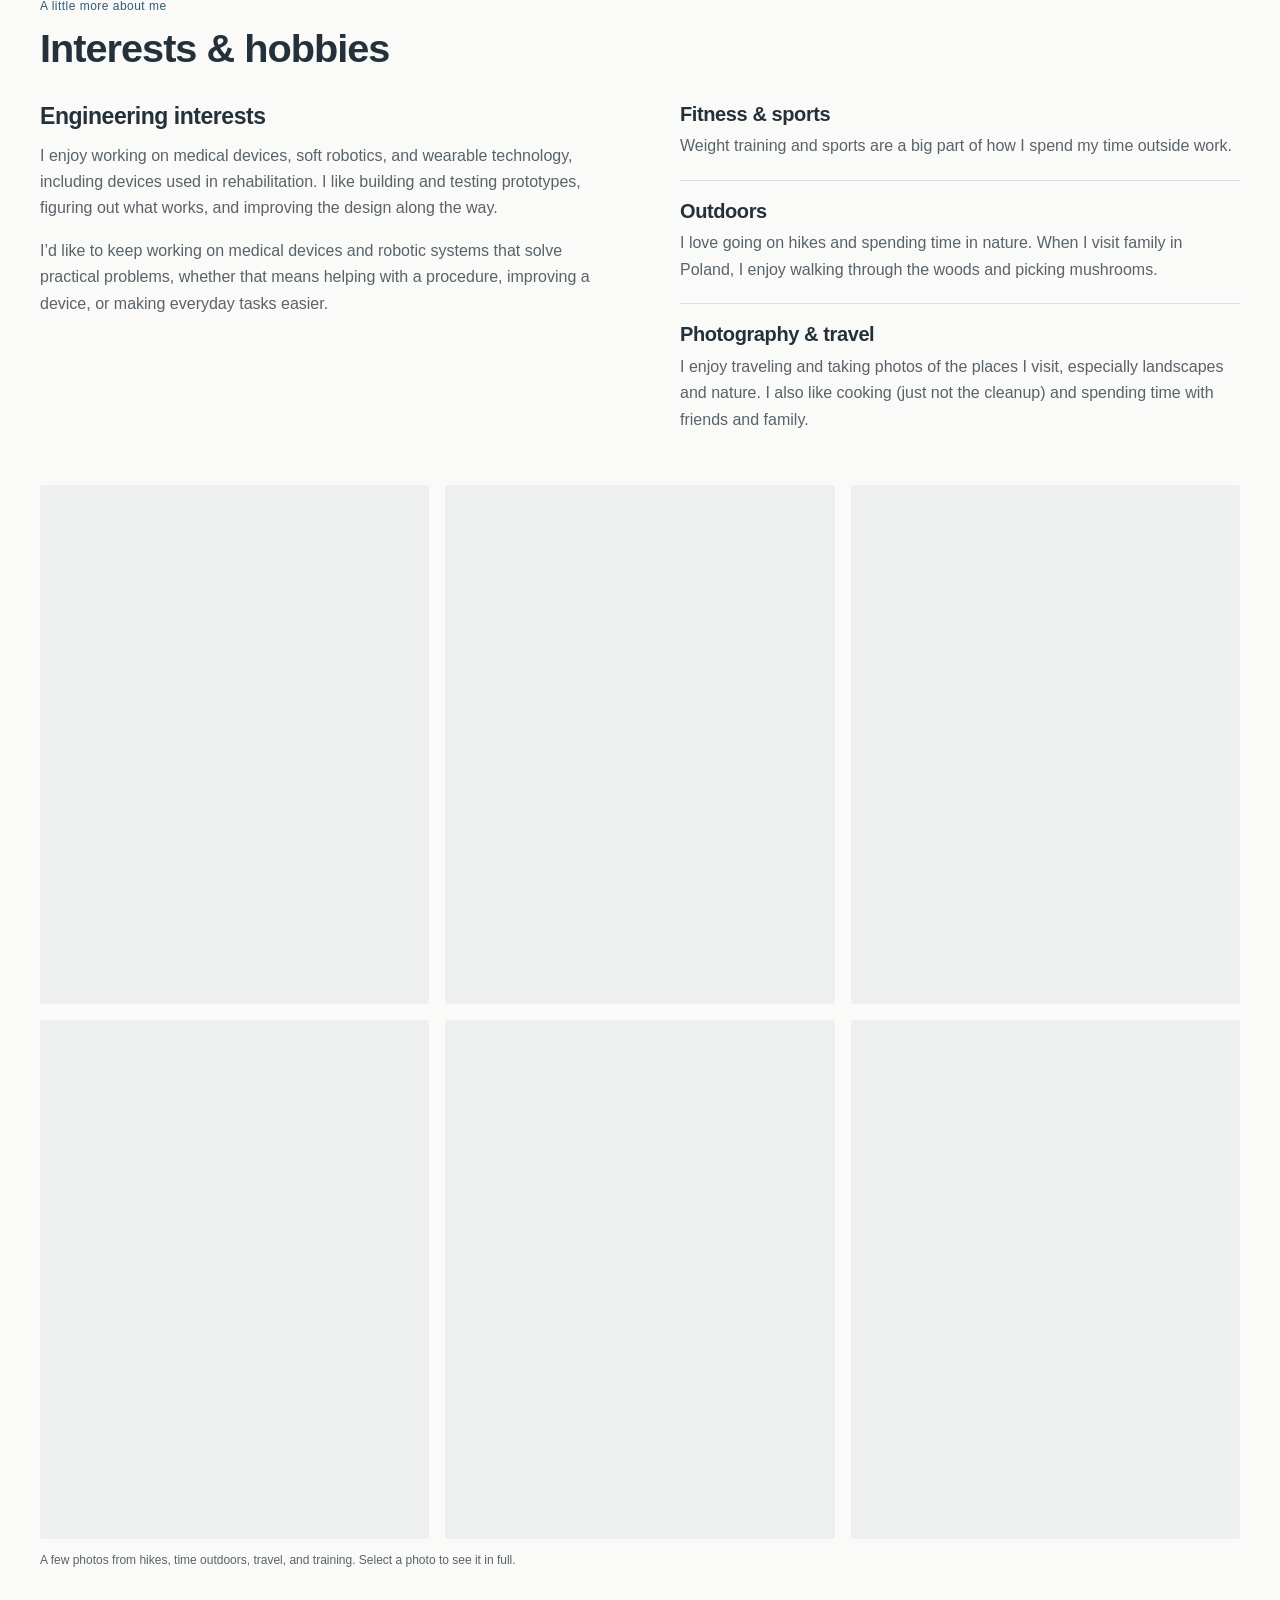
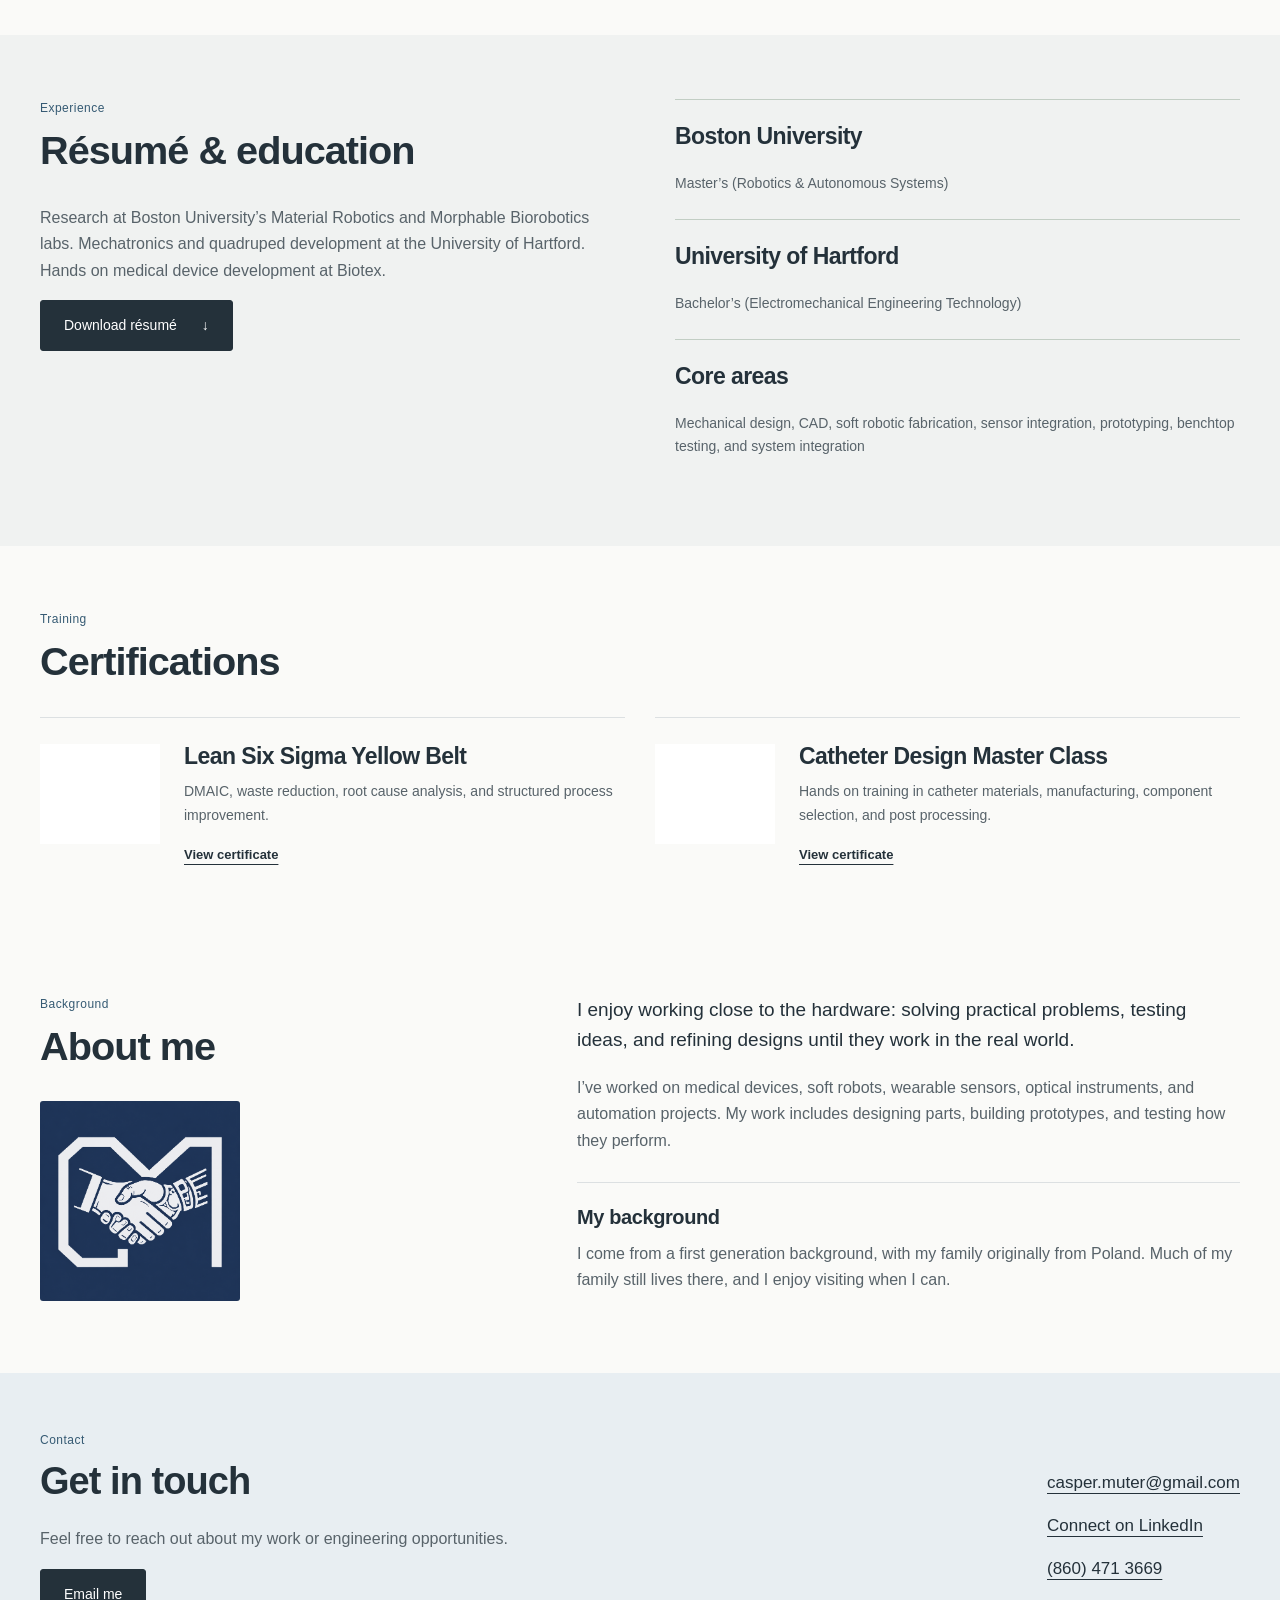
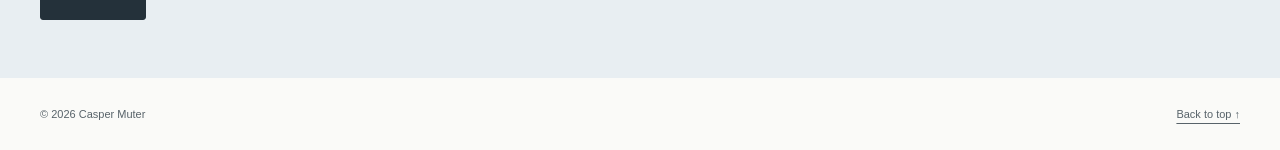
<file: resume/index.html>
<!doctype html><html lang="en"><meta charset="utf-8"><meta name="viewport" content="width=device-width,initial-scale=1"><meta http-equiv="refresh" content="0;url=../#resume"><title>Casper Muter</title><a href="../#resume">Continue to Casper Muter’s portfolio</a></html>
</file>
<file: styles.css>
:root{--paper:#f6f5f0;--ink:#172c29;--muted:#53635e;--line:#d3dbd4;--green:#245b46;--lime:#d7f48c;--white:#fff;--radius:5px}*{box-sizing:border-box}html{scroll-behavior:smooth;scroll-padding-top:100px}body{margin:0;background:var(--paper);color:var(--ink);font-family:Arial,Helvetica,sans-serif;line-height:1.65;font-size:16px}a{color:inherit;text-underline-offset:5px}button{font:inherit}a,button,summary{-webkit-tap-highlight-color:transparent}a:focus-visible,button:focus-visible,summary:focus-visible{outline:3px solid #9a6024;outline-offset:5px}img{max-width:100%;display:block}h1,h2,h3,p{margin-top:0}h1,h2,h3{line-height:1.08;font-weight:500;letter-spacing:-.045em}h1{font-size:clamp(50px,6.4vw,88px);margin-bottom:28px}h2{font-size:clamp(36px,4vw,57px)}h3{font-size:28px;letter-spacing:-.03em}p{color:var(--muted)}.wrap{max-width:1280px;padding:0 40px;margin:auto}.skip{position:fixed;top:-80px;z-index:100;background:white;padding:10px}.skip:focus{top:0}.header{position:sticky;top:0;z-index:20;background:rgba(246,245,240,.97);border-bottom:1px solid var(--line)}.header-inner{height:84px;display:flex;align-items:center;justify-content:space-between;gap:25px}.brand{display:flex;gap:12px;align-items:center;text-decoration:none;font-size:18px;font-weight:700;white-space:nowrap}.monogram{background:var(--ink);color:var(--paper);padding:6px 10px;font-size:15px;letter-spacing:-1px}.nav{display:flex;gap:25px;align-items:center;font-size:13px}.nav a{text-decoration:none}.nav a:hover{text-decoration:underline}.nav .nav-contact{border:1px solid var(--ink);padding:9px 17px}.menu-toggle{display:none}.eyebrow{text-transform:uppercase;letter-spacing:.16em;font-size:11px;font-weight:700;line-height:1.5;color:var(--green);margin-bottom:18px}.hero{display:grid;grid-template-columns:1.12fr .88fr;gap:65px;align-items:center;padding-top:76px;padding-bottom:76px}.hero-copy>p{font-size:19px;max-width:510px}.hero h1 em{font-family:Georgia,serif;font-weight:400;color:var(--green)}.hero-figure{margin:0;position:relative;background:#dce4da;border-radius:var(--radius);padding:17px 17px 0}.hero-figure img{width:100%;height:435px;object-fit:cover;object-position:center 32%;border-radius:2px}.hero-figure figcaption{display:flex;justify-content:space-between;font-size:10px;text-transform:uppercase;letter-spacing:.11em;padding:18px 0;gap:15px}.hero-figure:after{content:'CM / ENGINEERING';position:absolute;right:-19px;top:30px;writing-mode:vertical-rl;font-size:9px;letter-spacing:.18em}.actions{display:flex;flex-wrap:wrap;gap:12px;margin-top:32px}.button{display:inline-flex;align-items:center;justify-content:center;gap:25px;padding:13px 23px;background:var(--ink);color:white;border:1px solid var(--ink);text-decoration:none;font-size:14px;border-radius:3px}.button:hover{background:var(--green)}.button.secondary{background:transparent;color:var(--ink)}.discipline-strip{border-top:1px solid var(--line);border-bottom:1px solid var(--line);display:flex;gap:18px;justify-content:space-between;padding:21px 0;color:var(--muted);font-size:12px;letter-spacing:.08em;text-transform:uppercase}.discipline-strip span:before{content:'+';color:var(--green);margin-right:13px}.section{padding-top:95px;padding-bottom:95px}.section-heading{display:flex;justify-content:space-between;align-items:end;gap:35px;margin-bottom:34px}.section-heading h2{margin-bottom:0}.section-heading>p{max-width:370px;margin:0;font-size:15px}.filters{display:flex;flex-wrap:wrap;gap:8px;margin-bottom:33px}.filters button{border:1px solid var(--line);background:transparent;color:var(--muted);border-radius:30px;padding:8px 17px;font-size:12px;cursor:pointer}.filters button[aria-pressed=true]{background:var(--ink);border-color:var(--ink);color:white}.project-grid{display:grid;grid-template-columns:repeat(2,minmax(0,1fr));gap:42px 28px;align-items:start}.project{min-width:0;background:#fff;border:1px solid var(--line);border-radius:var(--radius);overflow:hidden}.project[hidden]{display:none}.project-media{height:290px;position:relative;background:#e7eae3;border-bottom:1px solid var(--line);overflow:hidden}.project-media img{width:100%;height:100%;object-fit:contain;padding:20px}.project-media iframe{width:100%;height:100%;border:0}.project-number{position:absolute;bottom:12px;left:12px;font:11px monospace;background:var(--paper);padding:4px 9px;pointer-events:none}.project-copy{padding:27px 30px}.project-copy .eyebrow{font-size:10px;margin-bottom:12px}.project-copy h3{margin-bottom:10px}.org{font-size:12px;margin-bottom:16px}.project-copy>p:not(.org){font-size:15px}.project summary{border-top:1px solid var(--line);padding-top:17px;cursor:pointer;font-size:13px;font-weight:700;list-style:none;display:flex;justify-content:space-between;gap:10px}.project summary::-webkit-details-marker{display:none}.project details[open] summary span{transform:rotate(90deg)}.project-detail{font-size:14px;padding-top:22px}.text-link{font-size:13px;font-weight:700}.dark{background:var(--ink);color:var(--paper)}.dark p{color:#c1d0c9}.dark .eyebrow{color:var(--lime)}.publication{display:grid;grid-template-columns:60px 1fr 70px;gap:22px;padding:32px 0;border-top:1px solid #47605a;text-decoration:none;align-items:start}.publication:last-child{border-bottom:1px solid #47605a}.publication h3{font-size:29px;line-height:1.2;max-width:800px;margin-bottom:14px}.publication p{margin:0;font-size:12px}.publication .arrow{font-size:30px;text-align:right}.publication:hover h3{color:var(--lime)}.number{font:12px monospace;color:#bac6bf}.about-grid{display:grid;grid-template-columns:.8fr 1.2fr;gap:95px}.about-grid .intro{font-size:22px;color:var(--ink);line-height:1.6}.about-grid h3{font-size:20px;letter-spacing:-.02em;margin-bottom:12px}.about-grid .bio-block{border-top:1px solid var(--line);padding-top:24px;margin-top:28px}.resume-section{background:#e7ece4}.resume-layout{display:grid;grid-template-columns:1fr 1fr;gap:70px}.resume-layout h3{font-size:23px}.education{padding:24px 0;border-top:1px solid #c2cec4}.education p{margin:0;font-size:14px}.education time{font:11px monospace;color:var(--green)}.cert-grid{display:grid;grid-template-columns:1fr 1fr;gap:30px}.certificate{display:grid;grid-template-columns:120px 1fr;gap:24px;border-top:1px solid var(--line);padding-top:26px}.certificate img{height:100px;object-fit:contain;width:120px;background:white}.certificate h3{font-size:23px;margin-bottom:12px}.certificate p{font-size:14px}.contact{padding:75px 0;background:var(--lime)}.contact p{color:#354b32}.contact h2{max-width:630px;margin-bottom:24px}.contact-layout{display:flex;justify-content:space-between;gap:40px;align-items:center}.contact-links{display:flex;flex-direction:column;gap:15px}.contact-links a{font-size:17px}.footer{display:flex;justify-content:space-between;gap:25px;padding-top:27px;padding-bottom:27px;font-size:11px;color:var(--muted)}.sr-only{position:absolute;width:1px;height:1px;padding:0;margin:-1px;overflow:hidden;clip:rect(0,0,0,0);white-space:nowrap;border:0}
@media(min-width:1500px){.hero{padding-top:100px;padding-bottom:100px}}@media(max-width:1000px){.wrap{padding-left:26px;padding-right:26px}.hero{gap:30px}.nav{gap:14px}.hero-figure img{height:370px}.about-grid{gap:45px}.project-media{height:240px}.project-copy{padding:24px}.certificate{grid-template-columns:1fr}.contact-layout{align-items:start}.resume-layout{gap:40px}}@media(max-width:760px){.header-inner{height:auto;min-height:72px;flex-wrap:wrap;gap:0;padding-top:14px;padding-bottom:14px}.menu-toggle{display:block;border:1px solid var(--line);background:transparent;padding:6px 12px;color:var(--ink);font-size:13px}.nav{display:flex;width:100%;flex-wrap:wrap;gap:18px;padding:19px 0 4px}.js .nav:not(.open){display:none}.nav .nav-contact{padding:0;border:0}.hero{grid-template-columns:1fr;padding-top:48px;padding-bottom:42px;gap:38px}.hero h1{max-width:570px}.hero-copy>p{font-size:17px}.hero-figure{max-width:500px}.hero-figure img{height:390px}.discipline-strip{flex-wrap:wrap;justify-content:start;font-size:10px;gap:15px 25px}.section{padding-top:60px;padding-bottom:60px}.section-heading{display:block}.section-heading>p{margin-top:22px}.project-grid,.about-grid,.resume-layout,.cert-grid{grid-template-columns:1fr}.project-media{height:290px}.publication{grid-template-columns:25px 1fr 20px;gap:15px}.publication h3{font-size:24px}.about-grid{gap:10px}.certificate{grid-template-columns:100px 1fr}.certificate img{width:100px}.contact-layout{display:block}.contact-links{margin-top:35px}.contact h2{font-size:43px}.footer{font-size:10px}.hero-figure:after{right:-15px}}@media(prefers-reduced-motion:reduce){html{scroll-behavior:auto}*{transition:none!important}}
[hidden]{display:none!important}

/* Refined portfolio style: quieter colors, plain headings, fewer panels. */
:root{--paper:#fafaf8;--ink:#24313a;--muted:#58636a;--line:#dce0e2;--green:#355a73;--lime:#e8eef2}
h1,h2,h3{font-weight:600;letter-spacing:-.025em}
h1{font-size:clamp(46px,5vw,68px)}
h2{font-size:clamp(30px,3.1vw,42px)}
.hero{padding-top:58px;padding-bottom:64px;grid-template-columns:1.2fr .8fr}
.hero-figure{background:transparent;padding:0}
.hero-figure img{height:360px;border-radius:3px}
.hero-figure:after{display:none}
.hero-figure figcaption{font-size:11px;text-transform:none;letter-spacing:0;color:var(--muted);padding:12px 0}
.eyebrow{font-size:12px;letter-spacing:.04em;text-transform:none;font-weight:500;margin-bottom:12px}
.section{padding-top:64px;padding-bottom:64px}
.project{background:transparent;border:0;border-radius:0}
.project-media{border:1px solid var(--line);border-radius:3px;background:#f0f2f1}
.project-copy{padding:23px 0 0}
.project-copy .eyebrow{font-size:12px}
.project-copy h3{font-size:25px}
.project-grid{gap:46px 36px}
.dark{background:#edf0f2;color:var(--ink)}
.dark p{color:var(--muted)}
.dark .eyebrow{color:var(--green)}
.publication{grid-template-columns:1fr 30px;border-color:#cbd3d8;padding:27px 0}
.publication:last-child{border-color:#cbd3d8}
.publication h3{font-size:25px;font-weight:500}
.publication:hover h3{color:var(--green)}
.publication .arrow{font-size:23px}
.about-grid .intro{font-size:19px}
.resume-section{background:#f0f2f1}
.contact{background:#e8eef2;padding:58px 0}
.contact p{color:var(--muted)}
.contact h2{font-size:38px}
@media(max-width:760px){.hero{grid-template-columns:1fr;padding-top:38px;padding-bottom:38px}.hero-figure{max-width:420px}.hero-figure img{height:350px}.section{padding-top:46px;padding-bottom:46px}.project-copy{padding:20px 0 0}.publication h3{font-size:22px}.contact h2{font-size:32px}}

/* Original portfolio identity and personal interests. */
.brand-logo{width:64px;height:64px;object-fit:contain;border-radius:3px;flex-shrink:0}
.header-inner{height:90px}
.about-logo{width:200px;height:200px;object-fit:contain;border-radius:3px;margin-top:28px}
.interests-section{border-top:1px solid var(--line)}
.interests-layout{display:grid;grid-template-columns:1fr 1fr;gap:80px}
.interests-layout h3{font-size:23px;letter-spacing:-.02em;margin-bottom:14px}
.hobby-list article{border-top:1px solid var(--line);padding:20px 0 4px}
.hobby-list article:first-child{padding-top:0;border:0}
.hobby-list h3{font-size:20px;margin-bottom:8px}
@media(max-width:1000px){.brand{font-size:16px;gap:9px}.brand-logo{width:48px;height:48px}.nav{gap:12px}.interests-layout{gap:40px}}
@media(max-width:760px){.header-inner{height:auto;min-height:76px}.about-logo{width:150px;height:150px;margin:20px 0 24px}.interests-layout{grid-template-columns:1fr;gap:20px}}

/* A small personal gallery and extra project photos inside expanded details. */
.brand-logo{width:68px;height:68px}
.nature-gallery{display:grid;grid-template-columns:repeat(4,minmax(0,1fr));gap:16px;margin-top:32px}
.nature-gallery a,.project-gallery a{display:block;overflow:hidden;border-radius:3px;background:#edf0ef}
.nature-gallery img{width:100%;height:auto;aspect-ratio:3/4;object-fit:cover}
.gallery-note{font-size:12px;color:var(--muted);margin:12px 0 0}
.project-gallery{display:grid;grid-template-columns:1fr 1fr;gap:12px;margin-top:22px}
.project-gallery img{width:100%;height:auto;aspect-ratio:3/4;object-fit:contain}
.project-media iframe{aspect-ratio:16/9}
@media(max-width:760px){.brand-logo{width:54px;height:54px}.nature-gallery{grid-template-columns:repeat(2,minmax(0,1fr));gap:12px}.project-media{height:auto;aspect-ratio:4/3}.project-media iframe{height:100%}.project-media img{height:100%}}

.project-gallery>a:only-child{grid-column:1 / -1;max-width:330px;margin:auto}

.project-gallery>a:only-child{grid-column:1 / -1;max-width:330px;margin:auto}

/* Six personal photos in two rows; original images remain available in full. */
.nature-gallery{grid-template-columns:repeat(3,minmax(0,1fr))}
.nature-gallery a:last-child img{object-fit:contain}
@media(max-width:760px){.nature-gallery{grid-template-columns:repeat(2,minmax(0,1fr))}}

.project-media video{display:block;width:100%;height:100%;object-fit:contain;background:#e7eae3}
</file>
